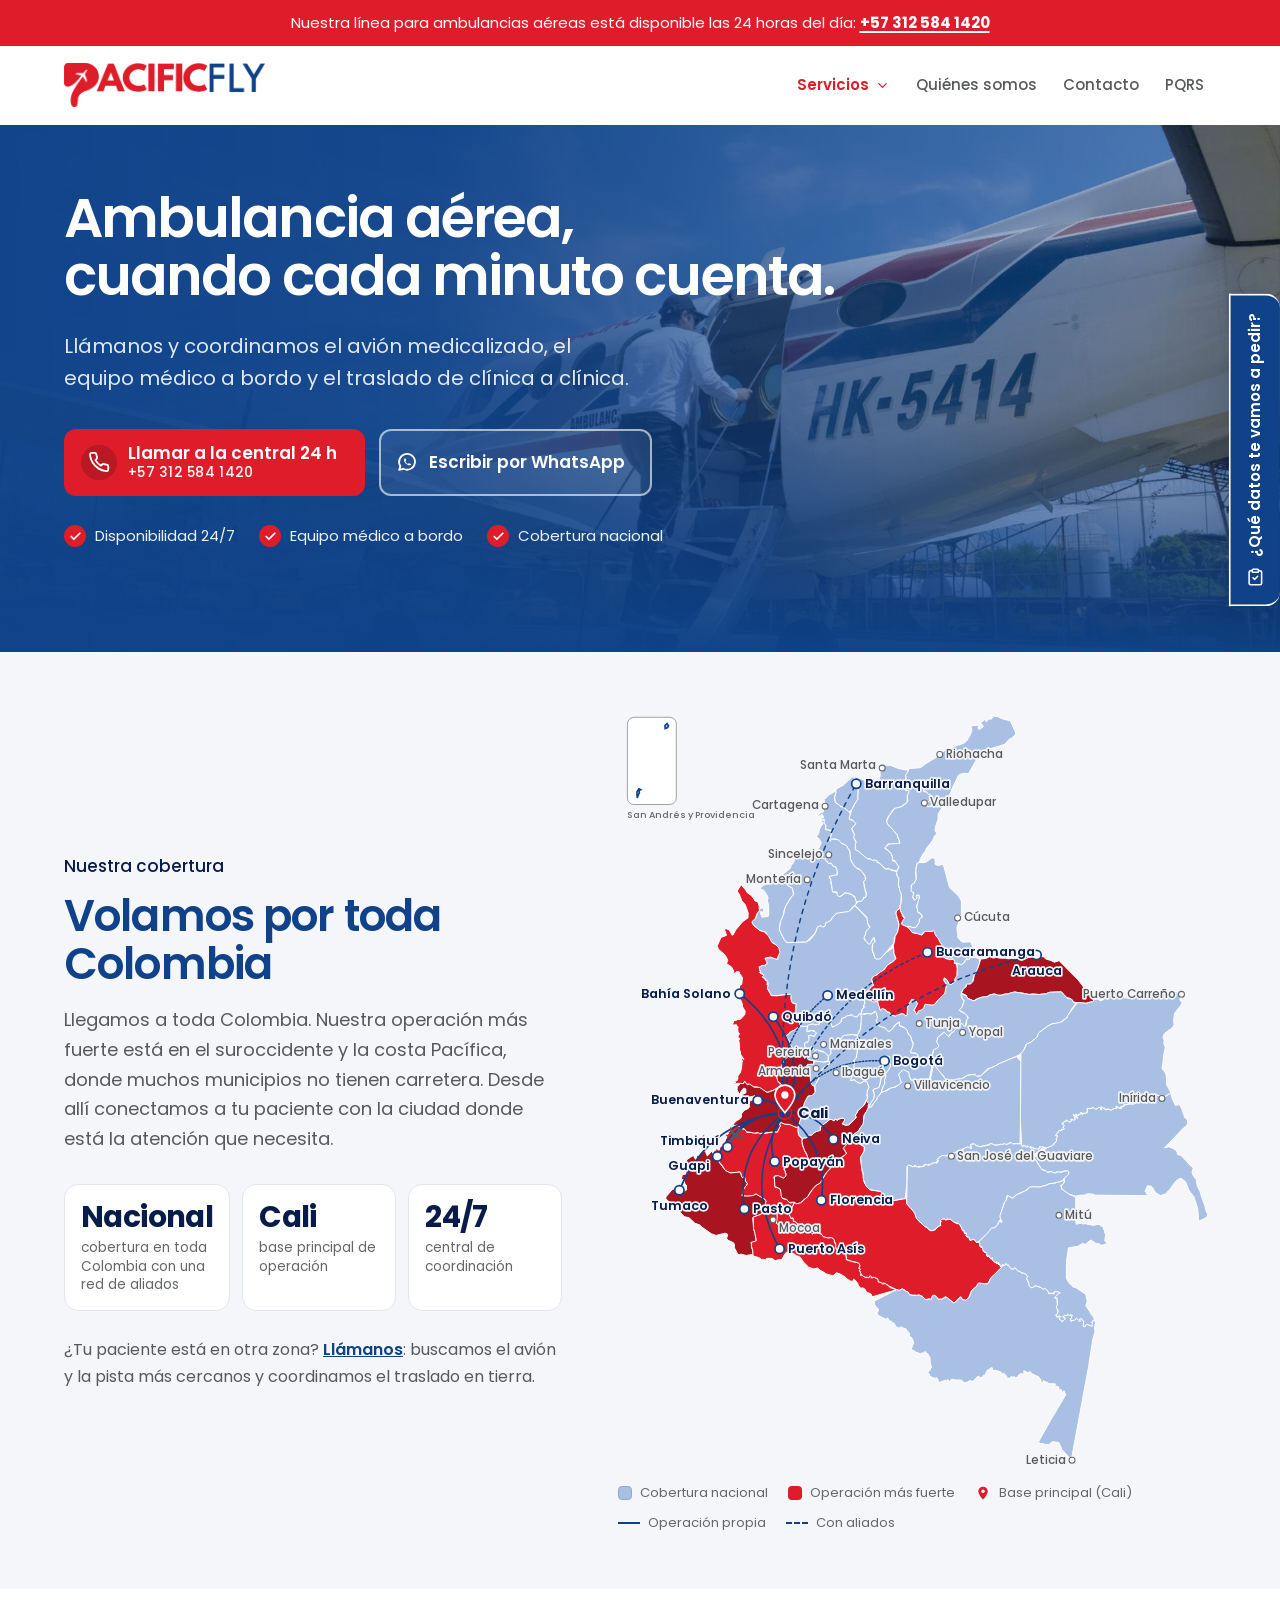
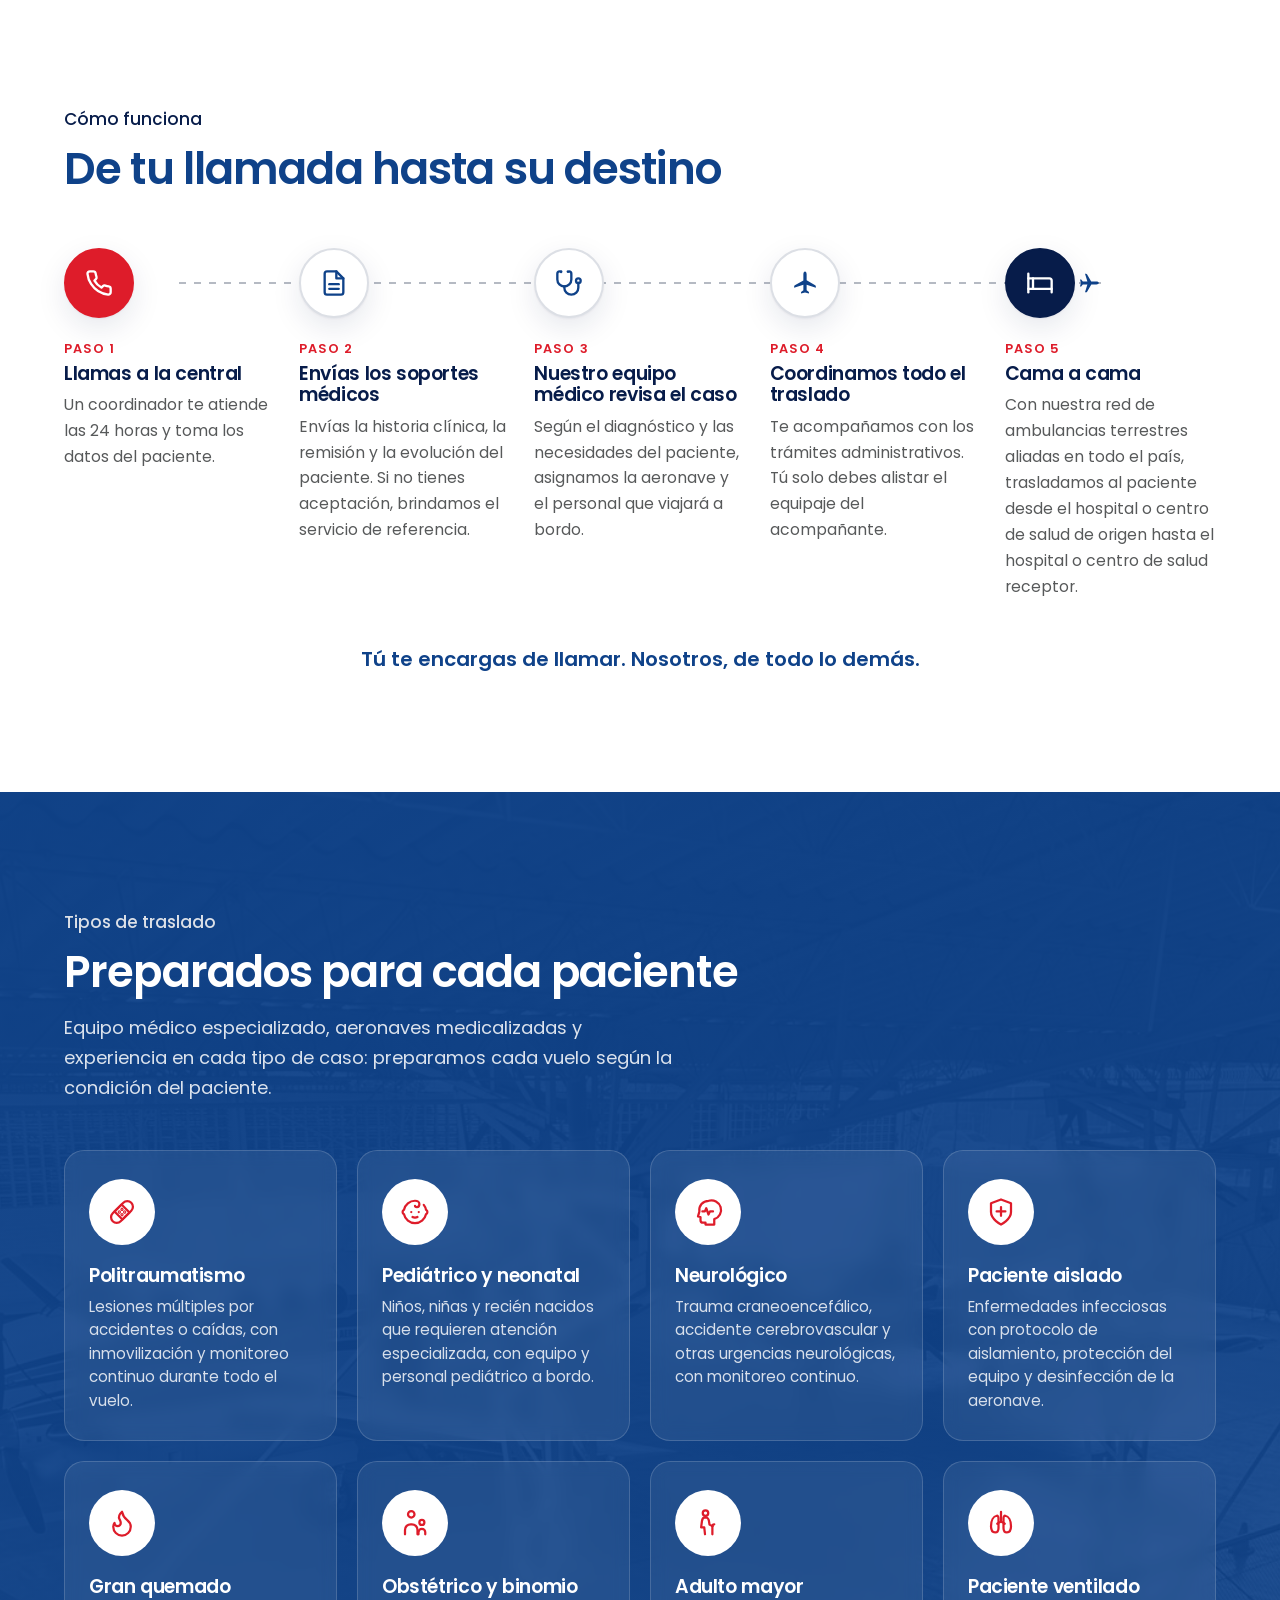
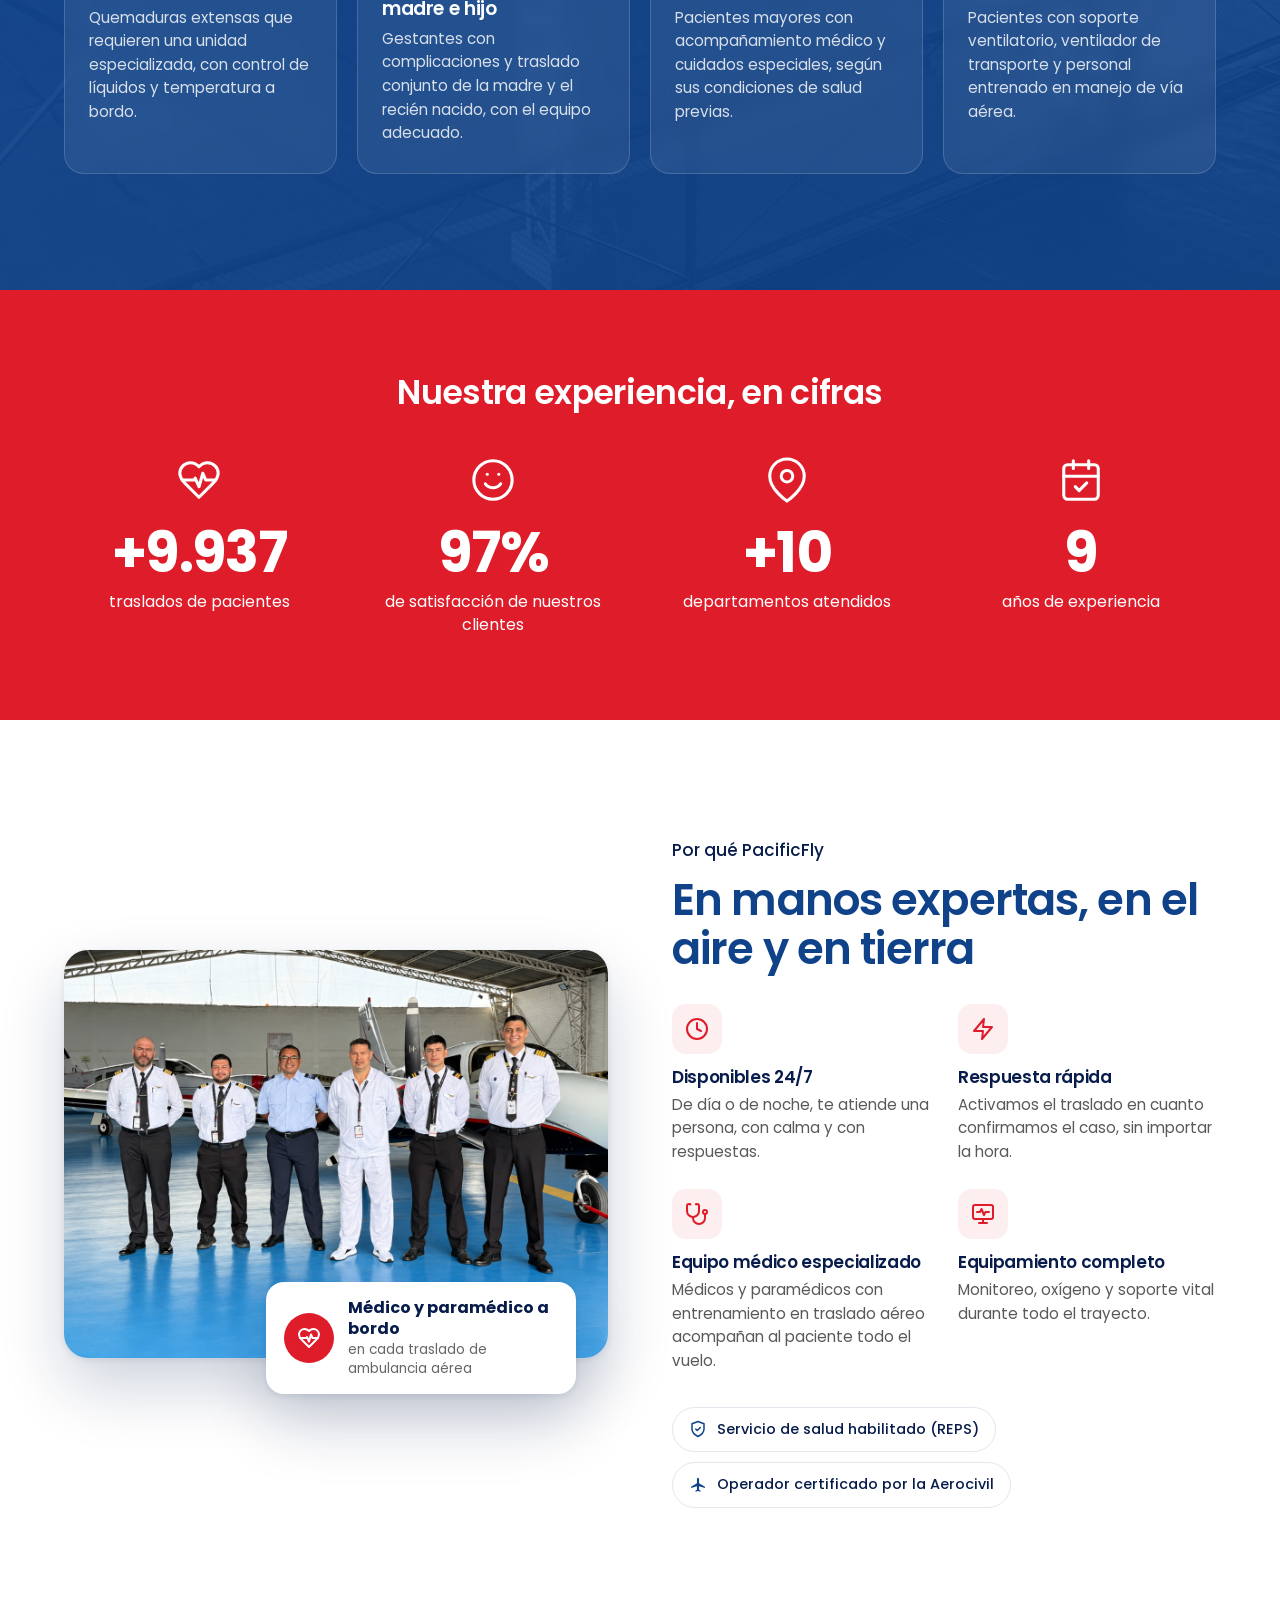
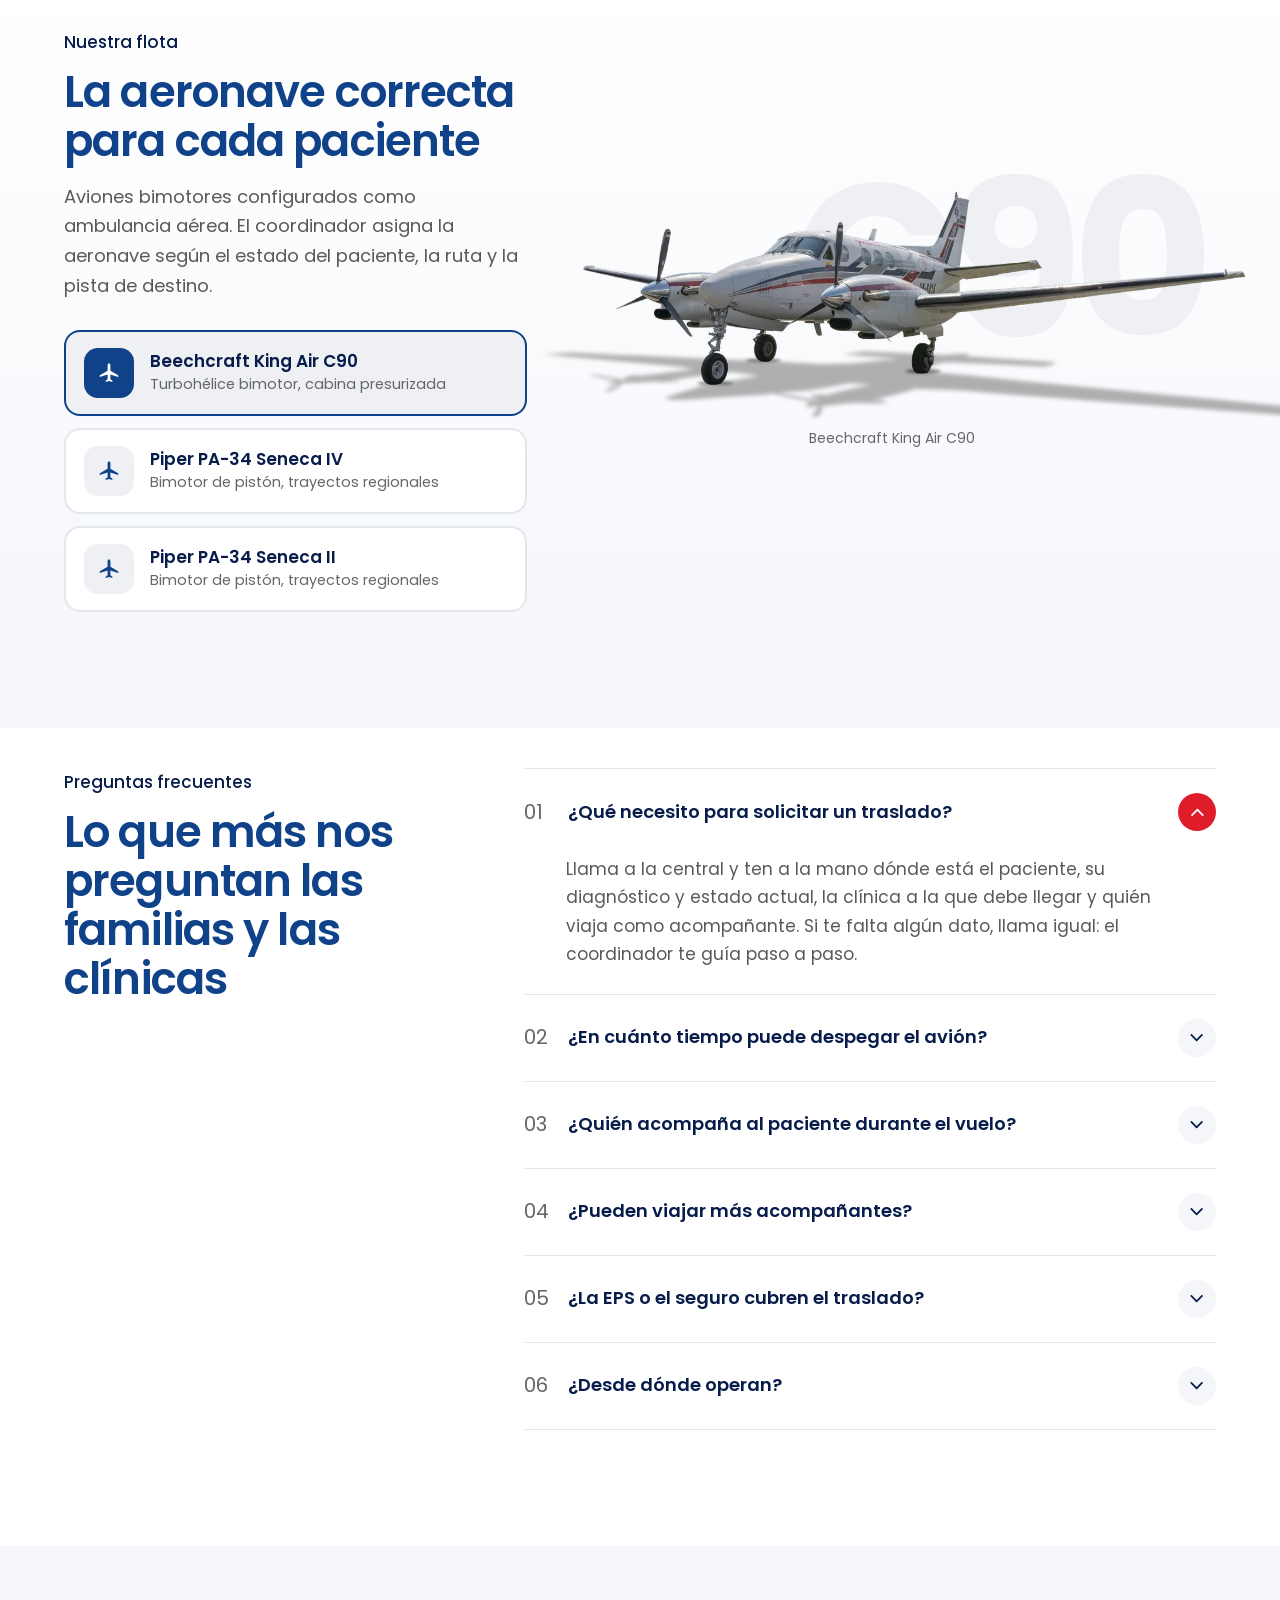
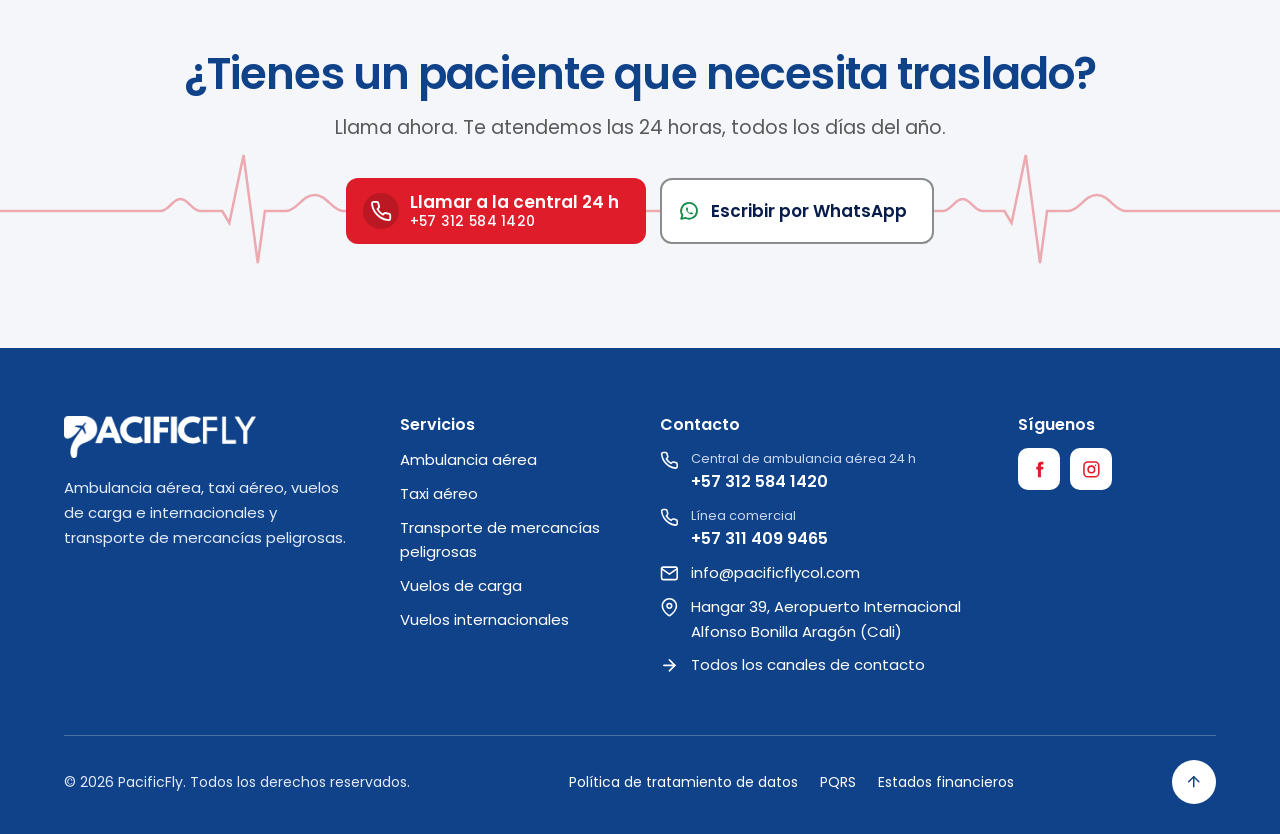
<file: index.html>
<!doctype html>
<html lang="es-CO">
<head>
<meta charset="utf-8">
<!-- Google Tag Manager -->
<script>(function(w,d,s,l,i){w[l]=w[l]||[];w[l].push({'gtm.start':
new Date().getTime(),event:'gtm.js'});var f=d.getElementsByTagName(s)[0],
j=d.createElement(s),dl=l!='dataLayer'?'&l='+l:'';j.async=true;j.src=
'https://www.googletagmanager.com/gtm.js?id='+i+dl;f.parentNode.insertBefore(j,f);
})(window,document,'script','dataLayer','GTM-M5Q6JZFH');</script>
<!-- End Google Tag Manager -->
<meta name="viewport" content="width=device-width, initial-scale=1, viewport-fit=cover">
<title>Ambulancia aérea 24 horas | PacificFly</title>
<meta name="description" content="Ambulancia aérea las 24 horas. Llama a la central y coordinamos el avión medicalizado, el equipo médico a bordo y el traslado de clínica a clínica.">
<meta name="theme-color" content="#0F4289">
<!-- SITIO, versión 7 (5 de octubre de 2026). Generado con _fuente/generar.py: no editar este archivo, editar _fuente/. -->
<link rel="stylesheet" href="assets/estilos.css">
<link rel="preload" as="image" href="assets/hero-abordaje.jpg">
<script>document.documentElement.classList.add('js')</script>
</head>
<body>
<!-- Google Tag Manager (noscript) -->
<noscript><iframe src="https://www.googletagmanager.com/ns.html?id=GTM-M5Q6JZFH"
height="0" width="0" style="display:none;visibility:hidden"></iframe></noscript>
<!-- End Google Tag Manager (noscript) -->
<script src="assets/iconos.js"></script>

<a class="saltar" href="#contenido">Saltar al contenido</a>

<div class="barra-urgencia" role="region" aria-label="Línea de ambulancias aéreas">
  <div class="contenedor barra-urgencia__in">
    <p><span class="largo">Nuestra línea para ambulancias aéreas está disponible las 24 horas del día: </span><span class="corto">Ambulancias aéreas 24 h: </span><a href="tel:+573125841420">+57 312 584 1420</a></p>
  </div>
</div>

<header class="cabecera">
  <div class="contenedor cabecera__in">
    <a class="logo" href="index.html" aria-label="PacificFly, inicio"><img src="assets/logo-pacificfly.png" alt="PacificFly" width="900" height="197"></a>
    <nav class="nav" aria-label="Principal">
      <div class="nav__grupo">
        <button class="nav__servicios nav__servicios--activo" type="button" aria-expanded="false" aria-controls="menu-servicios">Servicios<svg class="icono"><use href="#i-abajo"/></svg></button>
        <ul class="nav__desplegable" id="menu-servicios" hidden>
          <li><a href="index.html" aria-current="page">Ambulancia aérea</a></li>
          <li><a href="taxi-aereo.html">Taxi aéreo</a></li>
          <li><a href="mercancias-peligrosas.html">Mercancías peligrosas</a></li>
          <li><a href="vuelos-de-carga.html">Vuelos de carga</a></li>
          <li><a href="vuelos-internacionales.html">Vuelos internacionales</a></li>
        </ul>
      </div>
      <a href="index.html#nosotros">Quiénes somos</a>
      <a href="contacto.html">Contacto</a>
      <a href="pqrs.html">PQRS</a>
    </nav>
    <button class="menu-btn" type="button" aria-expanded="false" aria-controls="menu-movil" aria-label="Abrir menú"><svg class="icono"><use href="#i-menu"/></svg></button>
  </div>
  <div id="menu-movil" class="menu-movil" hidden>
    <nav class="contenedor" aria-label="Menú">
      <p class="menu-movil__titulo">Servicios</p>
      <a href="index.html" aria-current="page">Ambulancia aérea</a>
      <a href="taxi-aereo.html">Taxi aéreo</a>
      <a href="mercancias-peligrosas.html">Mercancías peligrosas</a>
      <a href="vuelos-de-carga.html">Vuelos de carga</a>
      <a href="vuelos-internacionales.html">Vuelos internacionales</a>
      <a href="index.html#nosotros">Quiénes somos</a>
      <a href="contacto.html">Contacto</a>
      <a href="pqrs.html">PQRS</a>
    </nav>
  </div>
</header>

<main id="contenido">

  <!-- 1. Hero: la acción es llamar -->
  <section class="hero oscuro" id="inicio" aria-labelledby="titulo-principal">
    <div class="hero__fondo" aria-hidden="true"></div>
    <div class="contenedor">
      <div class="hero__texto">
        <h1 id="titulo-principal">Ambulancia aérea,<br class="solo-escritorio"> cuando cada minuto cuenta.</h1>
        <p class="hero__lead">Llámanos y coordinamos el avión medicalizado, el equipo médico a bordo y el traslado de clínica a clínica.</p>
        <div class="hero__acciones">
          <a class="btn btn--llamar btn--xl" href="tel:+573125841420">
            <span class="timbre"><svg class="icono"><use href="#i-tel"/></svg></span>
            <span class="btn__txt"><span>Llamar a la central 24 h</span><small>+57 312 584 1420</small></span>
          </a>
          <a class="btn btn--wa btn--xl" href="https://wa.me/573125841420?text=Hola%2C%20necesito%20un%20traslado%20en%20ambulancia%20a%C3%A9rea." target="_blank" rel="noopener"><svg class="icono"><use href="#i-wa"/></svg>Escribir por WhatsApp</a>
        </div>
        <ul class="hero__garantias">
          <li><span class="check-circulo"><svg class="icono"><use href="#i-check"/></svg></span>Disponibilidad 24/7</li>
          <li><span class="check-circulo"><svg class="icono"><use href="#i-check"/></svg></span>Equipo médico a bordo</li>
          <li><span class="check-circulo"><svg class="icono"><use href="#i-check"/></svg></span>Cobertura nacional</li>
        </ul>
      </div>
    </div>
  </section>

  <!-- 3. Cobertura nacional -->
  <section class="seccion cobertura" id="cobertura" aria-labelledby="cobertura-titulo">
    <div class="contenedor cobertura__in">
      <div class="revelar">
        <p class="ceja">Nuestra cobertura</p>
        <h2 id="cobertura-titulo">Volamos por toda Colombia</h2>
        <p class="intro solo-web">Llegamos a toda Colombia. Nuestra operación más fuerte está en el suroccidente y la costa Pacífica, donde muchos municipios no tienen carretera. Desde allí conectamos a tu paciente con la ciudad donde está la atención que necesita.</p>
        <p class="intro solo-celular">Operamos en toda Colombia, con presencia estratégica en el suroccidente y la costa Pacífica. Conectamos territorios de difícil acceso con la atención médica que cada paciente necesita.</p>
        <p class="cobertura__zona" id="cobertura-zona" hidden></p>
        <dl class="cifras-mini solo-web">
          <div><dt>Nacional</dt><dd>cobertura en toda Colombia con una red de aliados</dd></div>
          <div><dt>Cali</dt><dd>base principal de operación</dd></div>
          <div><dt>24/7</dt><dd>central de coordinación</dd></div>
        </dl>
        <p class="cobertura__cta">¿Tu paciente está en otra zona? <a href="tel:+573125841420">Llámanos</a>: buscamos el avión y la pista más cercanos y coordinamos el traslado en tierra.</p>
      </div>
      <figure class="mapa" id="mapa">
        <svg id="mapa-svg" role="img" aria-labelledby="mapa-desc"><desc id="mapa-desc">Mapa de Colombia, con San Andrés y Providencia en un recuadro: cobertura en todo el país en azul claro, con las 32 capitales departamentales; en rojo los departamentos de operación más fuerte, la base principal en Cali, líneas sólidas hacia las ciudades de operación propia y líneas punteadas hacia las ciudades que se atienden con aliados.</desc></svg>
        <figcaption class="leyenda">
          <span><i class="muestra muestra--cobertura"></i>Cobertura nacional</span>
          <span><i class="muestra" style="background:var(--rojo)"></i>Operación más fuerte</span>
          <span><svg class="muestra--pin" viewBox="0 0 24 24" aria-hidden="true"><path d="M12 22s-7-7.2-7-12.5a7 7 0 0 1 14 0C19 14.8 12 22 12 22z"/><circle cx="12" cy="9.5" r="2.6" fill="#fff"/></svg>Base principal (Cali)</span>
          <span><i class="muestra muestra--linea"></i>Operación propia</span>
          <span><i class="muestra muestra--linea muestra--punteada"></i>Con aliados</span>
        </figcaption>
      </figure>
    </div>
  </section>

  <!-- 4. Cómo funciona: cinco pasos -->
  <section class="seccion" id="como-funciona" aria-labelledby="proceso-titulo">
    <div class="contenedor">
      <div class="revelar">
        <p class="ceja">Cómo funciona</p>
        <h2 id="proceso-titulo">De tu llamada hasta su destino</h2>
      </div>
      <div class="pasos revelar" style="--n:5">
        <div class="pasos__ruta" aria-hidden="true"><svg class="pasos__avion"><use href="#i-avion"/></svg></div>
        <div class="pasos__progreso" aria-hidden="true"></div>
        <ol class="pasos__lista">
          <li class="paso"><span class="paso__icono"><svg class="icono"><use href="#i-tel"/></svg></span><span class="paso__num">PASO 1</span><h3>Llamas a la central</h3><p>Un coordinador te atiende las 24 horas y toma los datos del paciente.</p></li>
          <li class="paso"><span class="paso__icono"><svg class="icono"><use href="#i-documento"/></svg></span><span class="paso__num">PASO 2</span><h3>Envías los soportes médicos</h3><p>Envías la historia clínica, la remisión y la evolución del paciente. Si no tienes aceptación, brindamos el servicio de referencia.</p></li>
          <li class="paso"><span class="paso__icono"><svg class="icono"><use href="#i-estetoscopio"/></svg></span><span class="paso__num">PASO 3</span><h3>Nuestro equipo médico revisa el caso</h3><p>Según el diagnóstico y las necesidades del paciente, asignamos la aeronave y el personal que viajará a bordo.</p></li>
          <li class="paso"><span class="paso__icono"><svg class="icono"><use href="#i-avion"/></svg></span><span class="paso__num">PASO 4</span><h3>Coordinamos todo el traslado</h3><p>Te acompañamos con los trámites administrativos. Tú solo debes alistar el equipaje del acompañante.</p></li>
          <li class="paso"><span class="paso__icono"><svg class="icono"><use href="#i-cama"/></svg></span><span class="paso__num">PASO 5</span><h3>Cama a cama</h3><p>Con nuestra red de ambulancias terrestres aliadas en todo el país, trasladamos al paciente desde el hospital o centro de salud de origen hasta el hospital o centro de salud receptor.</p></li>
        </ol>
      </div>
      <p class="pasos__cierre revelar">Tú te encargas de llamar. Nosotros, de todo lo demás.</p>
    </div>
  </section>

  <!-- 5. Tipos de traslado: ocho tarjetas; en celular, carrusel deslizable -->
  <section class="seccion tipos oscuro" id="tipos" aria-labelledby="tipos-titulo">
    <div class="tipos__fondo" aria-hidden="true"></div>
    <div class="contenedor">
      <div class="revelar">
        <p class="ceja ceja--clara">Tipos de traslado</p>
        <h2 id="tipos-titulo">Preparados para cada paciente</h2>
        <p class="intro">Equipo médico especializado, aeronaves medicalizadas y experiencia en cada tipo de caso: preparamos cada vuelo según la condición del paciente.</p>
      </div>
      <ul class="tipos__grid revelar" id="tipos-lista" aria-label="Tipos de traslado">
        <li class="tipo"><span class="tipo__icono"><svg class="icono"><use href="#i-curita"/></svg></span><h3>Politraumatismo</h3><p>Lesiones múltiples por accidentes o caídas, con inmovilización y monitoreo continuo durante todo el vuelo.</p></li>
        <li class="tipo"><span class="tipo__icono"><svg class="icono"><use href="#i-bebe"/></svg></span><h3>Pediátrico y neonatal</h3><p>Niños, niñas y recién nacidos que requieren atención especializada, con equipo y personal pediátrico a bordo.</p></li>
        <li class="tipo"><span class="tipo__icono"><svg class="icono"><use href="#i-cerebro"/></svg></span><h3>Neurológico</h3><p>Trauma craneoencefálico, accidente cerebrovascular y otras urgencias neurológicas, con monitoreo continuo.</p></li>
        <li class="tipo"><span class="tipo__icono"><svg class="icono"><use href="#i-aislado"/></svg></span><h3>Paciente aislado</h3><p>Enfermedades infecciosas con protocolo de aislamiento, protección del equipo y desinfección de la aeronave.</p></li>
        <li class="tipo"><span class="tipo__icono"><svg class="icono"><use href="#i-llama"/></svg></span><h3>Gran quemado</h3><p>Quemaduras extensas que requieren una unidad especializada, con control de líquidos y temperatura a bordo.</p></li>
        <li class="tipo"><span class="tipo__icono"><svg class="icono"><use href="#i-binomio"/></svg></span><h3>Obstétrico y binomio madre e hijo</h3><p>Gestantes con complicaciones y traslado conjunto de la madre y el recién nacido, con el equipo adecuado.</p></li>
        <li class="tipo"><span class="tipo__icono"><svg class="icono"><use href="#i-mayor"/></svg></span><h3>Adulto mayor</h3><p>Pacientes mayores con acompañamiento médico y cuidados especiales, según sus condiciones de salud previas.</p></li>
        <li class="tipo"><span class="tipo__icono"><svg class="icono"><use href="#i-pulmones"/></svg></span><h3>Paciente ventilado</h3><p>Pacientes con soporte ventilatorio, ventilador de transporte y personal entrenado en manejo de vía aérea.</p></li>
      </ul>
      <div class="tipos__controles"><button class="tipos__btn" type="button" data-dir="-1" aria-label="Ver el tipo anterior"><svg class="icono"><use href="#i-volver"/></svg></button><span class="tipos__contador" aria-live="polite">1 de 8</span><button class="tipos__btn" type="button" data-dir="1" aria-label="Ver el tipo siguiente"><svg class="icono"><use href="#i-flecha"/></svg></button></div>
    </div>
  </section>

  <!-- 6. Indicadores -->
  <section class="indicadores" aria-labelledby="indicadores-titulo">
    <div class="contenedor">
      <h2 id="indicadores-titulo">Nuestra experiencia, en cifras</h2>
      <ul class="indicadores__grid">
        <li class="indicador"><svg class="icono"><use href="#i-pulso"/></svg><strong data-contar="10000" data-prefijo="+">+10.000</strong><span>traslados de pacientes</span></li>
        <li class="indicador"><svg class="icono"><use href="#i-sonrisa"/></svg><strong data-contar="98" data-sufijo="%">98%</strong><span>de satisfacción de nuestros clientes</span></li>
        <li class="indicador"><svg class="icono"><use href="#i-pin"/></svg><strong data-contar="10" data-prefijo="+">+10</strong><span>departamentos atendidos</span></li>
        <li class="indicador"><svg class="icono"><use href="#i-calendario"/></svg><strong data-contar="9">9</strong><span>años de experiencia</span></li>
      </ul>
    </div>
  </section>

  <!-- 7. Por qué PacificFly: en escritorio, foto a la izquierda y promesas a la derecha; en celular se apila -->
  <section class="seccion" id="nosotros" aria-labelledby="porque-titulo">
    <div class="contenedor porque__in">
      <div class="porque__cabeza revelar">
        <p class="ceja">Por qué PacificFly</p>
        <h2 id="porque-titulo">En manos expertas, en el aire y en tierra</h2>
      </div>
      <figure class="porque__foto revelar">
        <img src="assets/tripulacion.jpg" alt="Tripulación de PacificFly con uniforme, en el hangar frente a una de las aeronaves" loading="lazy" width="1200" height="900">
        <figcaption class="porque__sello">
          <span class="icono-caja"><svg class="icono"><use href="#i-pulso"/></svg></span>
          <span class="sello__txt"><strong>Médico y paramédico a bordo</strong><span>en cada traslado de ambulancia aérea</span></span>
        </figcaption>
      </figure>
      <div class="porque__cuerpo revelar">
        <ul class="razones">
          <li class="razon"><span class="icono-caja"><svg class="icono"><use href="#i-reloj"/></svg></span><h3>Disponibles 24/7</h3><p>De día o de noche, te atiende una persona, con calma y con respuestas.</p></li>
          <li class="razon"><span class="icono-caja"><svg class="icono"><use href="#i-rayo"/></svg></span><h3>Respuesta rápida</h3><p>Activamos el traslado en cuanto confirmamos el caso, sin importar la hora.</p></li>
          <li class="razon"><span class="icono-caja"><svg class="icono"><use href="#i-estetoscopio"/></svg></span><h3>Equipo médico especializado</h3><p>Médicos y paramédicos con entrenamiento en traslado aéreo acompañan al paciente todo el vuelo.</p></li>
          <li class="razon"><span class="icono-caja"><svg class="icono"><use href="#i-monitor"/></svg></span><h3>Equipamiento completo</h3><p>Monitoreo, oxígeno y soporte vital durante todo el trayecto.</p></li>
        </ul>
        <ul class="credenciales">
          <li><svg class="icono"><use href="#i-escudo"/></svg>Servicio de salud habilitado (REPS)</li>
          <li><svg class="icono"><use href="#i-avion"/></svg>Operador certificado por la Aerocivil</li>
        </ul>
      </div>
    </div>
  </section>

  <!-- 8. Flota: la imagen cambia con el avión seleccionado -->
  <section class="seccion flota" id="flota" aria-labelledby="flota-titulo">
    <div class="contenedor flota__in">
      <div class="revelar">
        <p class="ceja">Nuestra flota</p>
        <h2 id="flota-titulo">La aeronave correcta para cada paciente</h2>
        <p class="intro">Aviones bimotores configurados como ambulancia aérea. El coordinador asigna la aeronave según el estado del paciente, la ruta y la pista de destino.</p>
        <div class="flota__lista" role="tablist" aria-label="Aeronaves de la flota">
          <button class="flota__tab" type="button" role="tab" id="tab-c90" aria-selected="true" aria-controls="flota-panel" data-imagen="assets/king-air-c90.webp" data-alt="Beechcraft King Air C90 de PacificFly en plataforma" data-marca="C90" data-nombre="Beechcraft King Air C90"><span class="icono-caja"><svg class="icono"><use href="#i-avion"/></svg></span><span><strong>Beechcraft King Air C90</strong><small>Turbohélice bimotor, cabina presurizada</small></span></button>
          <button class="flota__tab" type="button" role="tab" id="tab-seneca4" aria-selected="false" tabindex="-1" aria-controls="flota-panel" data-imagen="assets/seneca-iv.webp" data-alt="Piper PA-34 Seneca IV de PacificFly en plataforma" data-marca="IV" data-nombre="Piper PA-34 Seneca IV"><span class="icono-caja"><svg class="icono"><use href="#i-avion"/></svg></span><span><strong>Piper PA-34 Seneca IV</strong><small>Bimotor de pistón, trayectos regionales</small></span></button>
          <button class="flota__tab" type="button" role="tab" id="tab-seneca2" aria-selected="false" tabindex="-1" aria-controls="flota-panel" data-imagen="assets/seneca-ii.jpg" data-estudio="si" data-alt="Piper PA-34 Seneca II de PacificFly, matrícula HK-5011" data-marca="II" data-nombre="Piper PA-34 Seneca II"><span class="icono-caja"><svg class="icono"><use href="#i-avion"/></svg></span><span><strong>Piper PA-34 Seneca II</strong><small>Bimotor de pistón, trayectos regionales</small></span></button>
        </div>
      </div>
      <figure class="flota__img revelar" id="flota-panel" role="tabpanel" aria-labelledby="tab-c90" data-marca="C90">
        <img class="flota__foto" id="flota-foto" src="assets/king-air-c90.webp" alt="Beechcraft King Air C90 de PacificFly en plataforma" loading="lazy" width="1300" height="391">
        <div class="flota__pendiente" id="flota-pendiente" hidden><svg class="icono"><use href="#i-avion"/></svg><p>Foto pendiente<strong id="flota-pendiente-nombre"></strong></p></div>
        <figcaption id="flota-pie">Beechcraft King Air C90</figcaption>
      </figure>
    </div>
  </section>

  <!-- 9. Preguntas frecuentes -->
  <section class="seccion" id="preguntas" aria-labelledby="faq-titulo" style="padding-top:40px">
    <div class="contenedor faq__in">
      <div class="faq__intro revelar">
        <p class="ceja">Preguntas frecuentes</p>
        <h2 id="faq-titulo">Lo que más nos preguntan las familias y las clínicas</h2>
      </div>
      <div class="acordeon revelar">
        <div class="acordeon__item"><h3><button class="acordeon__btn" type="button" aria-expanded="true" aria-controls="r1" id="p1"><span class="acordeon__num">01</span><span class="acordeon__txt">¿Qué necesito para solicitar un traslado?</span><span class="acordeon__flecha"><svg class="icono"><use href="#i-abajo"/></svg></span></button></h3>
          <div class="acordeon__panel" id="r1" role="region" aria-labelledby="p1"><p>Llama a la central y ten a la mano dónde está el paciente, su diagnóstico y estado actual, la clínica a la que debe llegar y quién viaja como acompañante. Si te falta algún dato, llama igual: el coordinador te guía paso a paso.</p></div></div>
        <div class="acordeon__item"><h3><button class="acordeon__btn" type="button" aria-expanded="false" aria-controls="r2" id="p2"><span class="acordeon__num">02</span><span class="acordeon__txt">¿En cuánto tiempo puede despegar el avión?</span><span class="acordeon__flecha"><svg class="icono"><use href="#i-abajo"/></svg></span></button></h3>
          <div class="acordeon__panel" id="r2" role="region" aria-labelledby="p2" hidden><p>Depende de la ruta, del estado del paciente y de las condiciones de vuelo y de la pista. Cuando llamas, el coordinador revisa tu caso y te da un tiempo estimado concreto.</p></div></div>
        <div class="acordeon__item"><h3><button class="acordeon__btn" type="button" aria-expanded="false" aria-controls="r3" id="p3"><span class="acordeon__num">03</span><span class="acordeon__txt">¿Quién acompaña al paciente durante el vuelo?</span><span class="acordeon__flecha"><svg class="icono"><use href="#i-abajo"/></svg></span></button></h3>
          <div class="acordeon__panel" id="r3" role="region" aria-labelledby="p3" hidden><p>El paciente siempre viaja con un familiar o un acompañante responsable. A bordo lo atiende además un equipo médico con entrenamiento en traslado aéreo, que lo monitorea desde la clínica de origen hasta la de destino.</p></div></div>
        <div class="acordeon__item"><h3><button class="acordeon__btn" type="button" aria-expanded="false" aria-controls="r4" id="p4"><span class="acordeon__num">04</span><span class="acordeon__txt">¿Pueden viajar más acompañantes?</span><span class="acordeon__flecha"><svg class="icono"><use href="#i-abajo"/></svg></span></button></h3>
          <div class="acordeon__panel" id="r4" role="region" aria-labelledby="p4" hidden><p>Un acompañante viaja siempre. Si pueden ir más personas depende de la aeronave y del estado del paciente; el coordinador te lo confirma al organizar el vuelo.</p></div></div>
        <div class="acordeon__item"><h3><button class="acordeon__btn" type="button" aria-expanded="false" aria-controls="r5" id="p5"><span class="acordeon__num">05</span><span class="acordeon__txt">¿La EPS o el seguro cubren el traslado?</span><span class="acordeon__flecha"><svg class="icono"><use href="#i-abajo"/></svg></span></button></h3>
          <div class="acordeon__panel" id="r5" role="region" aria-labelledby="p5" hidden><p>Depende del plan y de la autorización de la EPS o de la aseguradora. Atendemos traslados autorizados por EPS y aseguradoras, y también traslados particulares. El coordinador te orienta sobre el trámite.</p></div></div>
        <div class="acordeon__item"><h3><button class="acordeon__btn" type="button" aria-expanded="false" aria-controls="r6" id="p6"><span class="acordeon__num">06</span><span class="acordeon__txt">¿Desde dónde operan?</span><span class="acordeon__flecha"><svg class="icono"><use href="#i-abajo"/></svg></span></button></h3>
          <div class="acordeon__panel" id="r6" role="region" aria-labelledby="p6" hidden><p>Nuestra base principal está en el hangar 39 del Aeropuerto Internacional Alfonso Bonilla Aragón, que sirve a Cali, y volamos a toda Colombia.</p></div></div>
      </div>
    </div>
  </section>

  <!-- 10. Llamado final -->
  <section class="final" aria-labelledby="final-titulo">
    <div class="contenedor revelar">
      <h2 id="final-titulo">¿Tienes un paciente que necesita traslado?</h2>
      <p>Llama ahora. Te atendemos las 24 horas, todos los días del año.</p>
      <div class="final__acciones">
        <svg class="final__linea" viewBox="0 0 1440 120" preserveAspectRatio="none" aria-hidden="true" focusable="false"><path d="M0 60 H180 C190 60 194 48 203 48 C212 48 216 60 226 60 H242 L250 60 L258 72 L274 4 L290 112 L298 60 H322 C334 60 340 44 354 44 C368 44 374 60 386 60 H1060 C1070 60 1074 48 1083 48 C1092 48 1096 60 1106 60 H1122 L1130 60 L1138 72 L1154 4 L1170 112 L1178 60 H1202 C1214 60 1220 44 1234 44 C1248 44 1254 60 1266 60 H1440" fill="none" stroke="#DE1C2A" stroke-width="2.5" vector-effect="non-scaling-stroke"/></svg>
        <a class="btn btn--llamar btn--xl" href="tel:+573125841420"><span class="timbre"><svg class="icono"><use href="#i-tel"/></svg></span><span class="btn__txt"><span>Llamar a la central 24 h</span><small>+57 312 584 1420</small></span></a>
        <a class="btn btn--wa-claro btn--xl" href="https://wa.me/573125841420?text=Hola%2C%20necesito%20un%20traslado%20en%20ambulancia%20a%C3%A9rea." target="_blank" rel="noopener"><svg class="icono"><use href="#i-wa"/></svg>Escribir por WhatsApp</a>
      </div>
    </div>
  </section>
</main>

<footer class="pie">
  <div class="contenedor">
    <div class="pie__grid">
      <div class="pie__marca">
        <img src="assets/logo-pacificfly-blanco.png" alt="PacificFly" width="900" height="197" loading="lazy">
        <p>Ambulancia aérea, taxi aéreo, vuelos de carga e internacionales y transporte de mercancías peligrosas.</p>
      </div>
      <div>
        <h2>Servicios</h2>
        <ul>
          <li><a href="index.html">Ambulancia aérea</a></li>
          <li><a href="taxi-aereo.html">Taxi aéreo</a></li>
          <li><a href="mercancias-peligrosas.html">Transporte de mercancías peligrosas</a></li>
          <li><a href="vuelos-de-carga.html">Vuelos de carga</a></li>
          <li><a href="vuelos-internacionales.html">Vuelos internacionales</a></li>
        </ul>
      </div>
      <div>
        <h2>Contacto</h2>
        <ul class="pie__contacto">
          <li><svg class="icono"><use href="#i-tel"/></svg><span><span class="pie__etq">Central de ambulancia aérea 24 h</span><a class="pie__tel" href="tel:+573125841420">+57 312 584 1420</a></span></li>
          <li><svg class="icono"><use href="#i-tel"/></svg><span><span class="pie__etq">Línea comercial</span><a class="pie__tel" href="tel:+573114099465">+57 311 409 9465</a></span></li>
          <li><svg class="icono"><use href="#i-correo"/></svg><a href="mailto:info@pacificflycol.com">info@pacificflycol.com</a></li>
          <li><svg class="icono"><use href="#i-pin"/></svg><span>Hangar 39, Aeropuerto Internacional Alfonso Bonilla Aragón (Cali)</span></li>
          <li><svg class="icono"><use href="#i-flecha"/></svg><a href="contacto.html">Todos los canales de contacto</a></li>
        </ul>
      </div>
      <div>
        <h2>Síguenos</h2>
        <div class="redes">
          <a href="#" aria-label="PacificFly en Facebook"><svg class="icono"><use href="#i-fb"/></svg></a>
          <a href="#" aria-label="PacificFly en Instagram"><svg class="icono"><use href="#i-ig"/></svg></a>
        </div>
      </div>
    </div>
    <div class="pie__base">
      <p>© <span id="anio">2026</span> PacificFly. Todos los derechos reservados.</p>
      <nav class="pie__legal" aria-label="Información legal">
        <a href="politica-de-datos.html">Política de tratamiento de datos</a>
        <a href="pqrs.html">PQRS</a>
        <a href="#">Estados financieros</a>
      </nav>
      <a class="subir" href="#inicio" aria-label="Volver arriba"><svg class="icono"><use href="#i-arriba"/></svg></a>
    </div>
  </div>
</footer>

<!-- Widget lateral: lo que conviene tener a la mano, se muestra u oculta a pedido -->
<aside class="ayuda" aria-label="Qué datos te vamos a pedir">
  <button class="ayuda__boton" type="button" aria-expanded="false" aria-controls="ayuda-panel"><svg class="icono"><use href="#i-lista"/></svg><span>¿Qué datos te vamos a pedir?</span></button>
  <div class="ayuda__panel" id="ayuda-panel" hidden>
    <div class="ayuda__cabeza">
      <h2 id="ayuda-titulo" tabindex="-1">Mientras marcas, ten a la mano:</h2>
      <button class="ayuda__cerrar" type="button" aria-label="Ocultar la lista"><svg class="icono"><use href="#i-cerrar"/></svg></button>
    </div>
    <p class="ayuda__sub">Datos necesarios para el proceso de referencia</p>
    <ul class="checklist">
      <li><svg class="icono"><use href="#i-check"/></svg><span><strong>Ubicación del paciente:</strong> ciudad y nombre de la clínica o del hospital.</span></li>
      <li><svg class="icono"><use href="#i-check"/></svg><span><strong>Estado del paciente:</strong> diagnóstico, condición actual y uso de oxígeno, ventilador o incubadora.</span></li>
      <li><svg class="icono"><use href="#i-check"/></svg><span><strong>Historia clínica:</strong> documento actualizado del paciente.</span></li>
      <li><svg class="icono"><use href="#i-check"/></svg><span><strong>Destino del paciente:</strong> ciudad y clínica receptora, confirmación de aceptación y código correspondiente.</span></li>
      <li><svg class="icono"><use href="#i-check"/></svg><span><strong>Documentos:</strong> identificación y datos de la EPS o aseguradora del paciente, además de la documentación del acompañante.</span></li>
    </ul>
    <p class="tener__nota">¿Te falta algún dato? Llama de todos modos. Nuestro equipo de referencia te orientará durante el proceso.</p>
  </div>
</aside>

<nav class="barra-movil" aria-label="Contacto rápido">
  <a class="btn btn--llamar" href="tel:+573125841420"><svg class="icono"><use href="#i-tel"/></svg>Llamar 24 h</a>
  <a class="btn btn--wa-claro" href="https://wa.me/573125841420?text=Hola%2C%20necesito%20un%20traslado%20en%20ambulancia%20a%C3%A9rea." target="_blank" rel="noopener"><svg class="icono"><use href="#i-wa"/></svg>WhatsApp</a>
</nav>

<script src="assets/mapa-colombia.js"></script>
<script src="assets/app.js"></script>
</body>
</html>
</file>
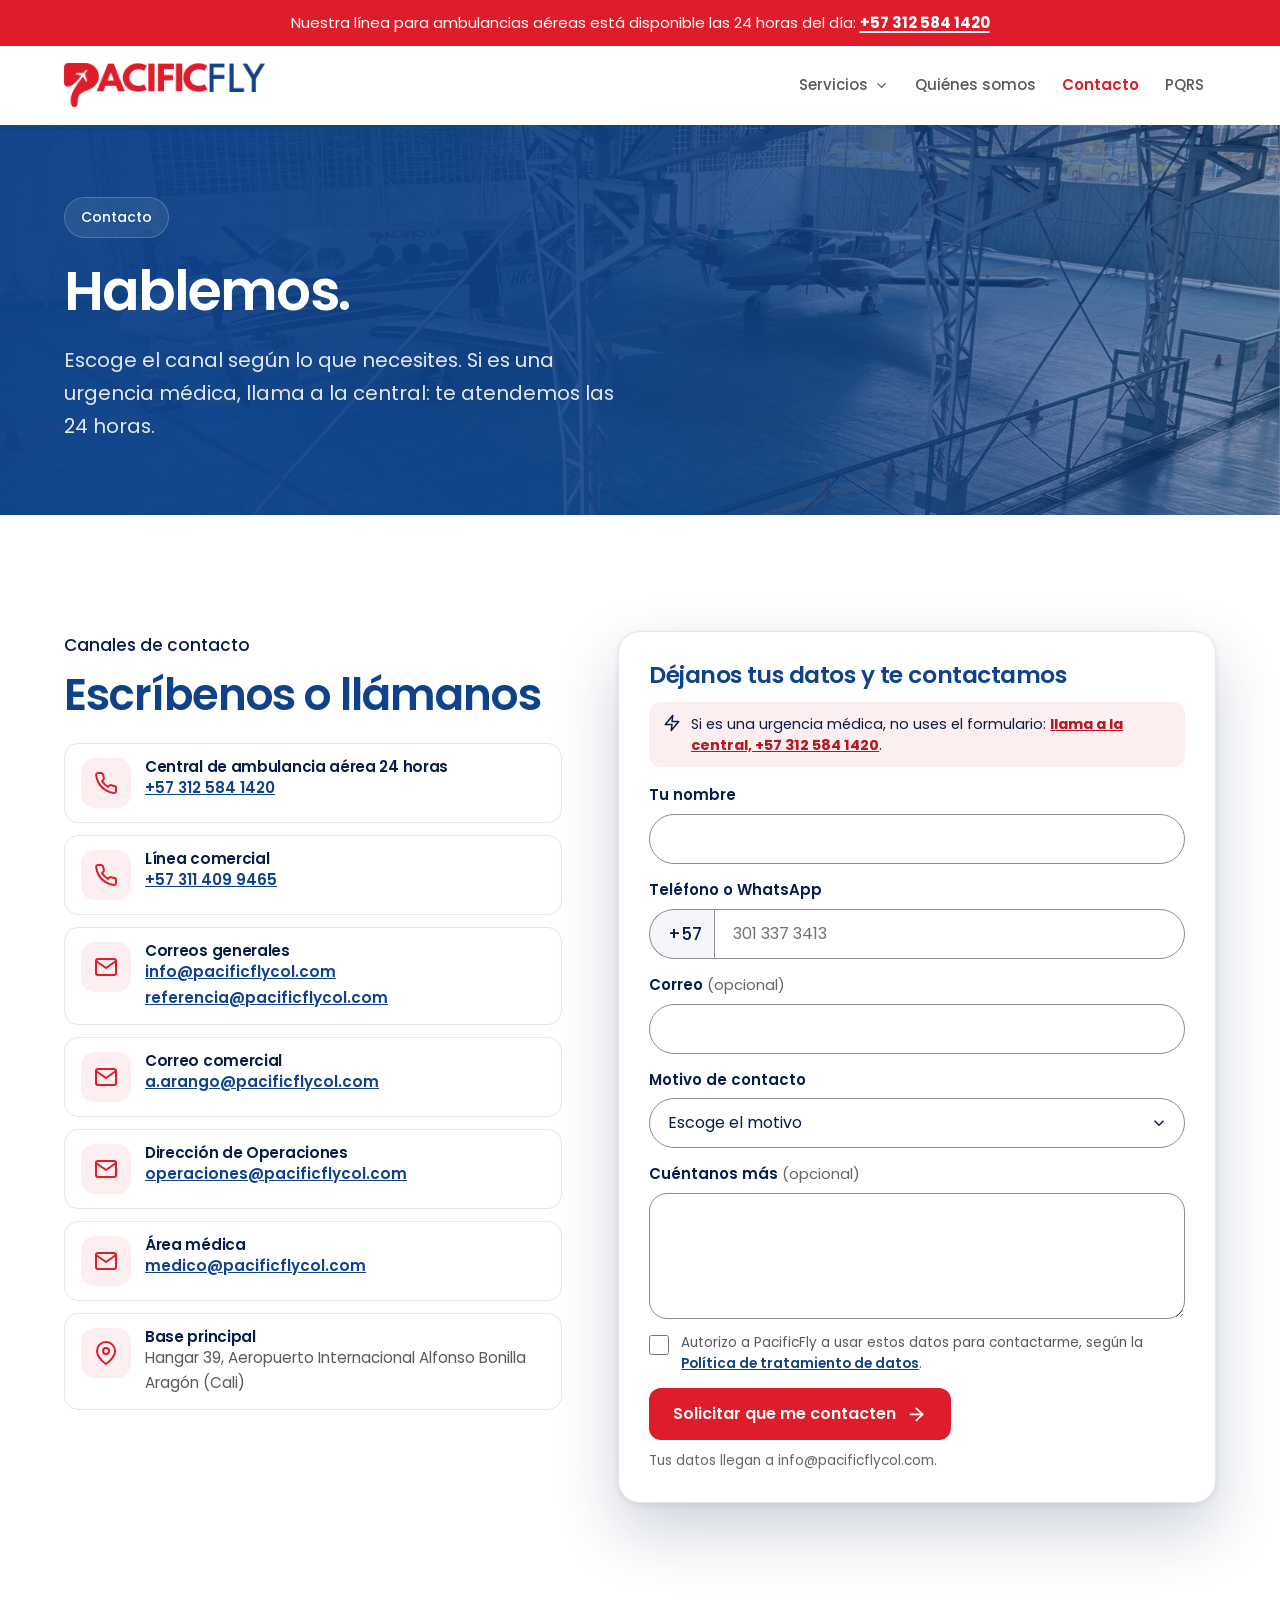
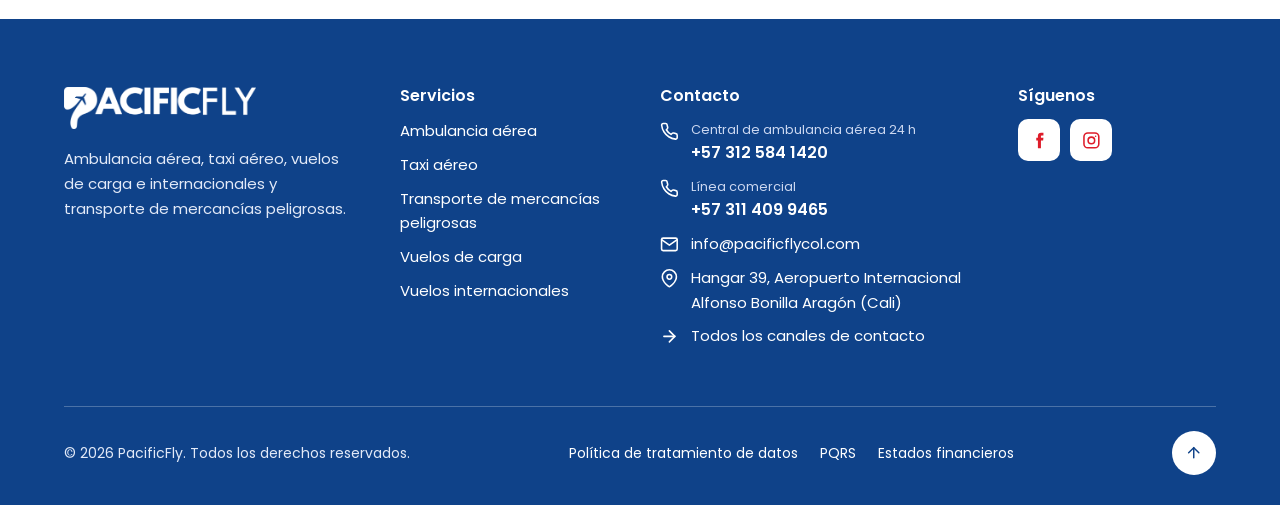
<file: contacto.html>
<!doctype html>
<html lang="es-CO">
<head>
<meta charset="utf-8">
<!-- Google Tag Manager -->
<script>(function(w,d,s,l,i){w[l]=w[l]||[];w[l].push({'gtm.start':
new Date().getTime(),event:'gtm.js'});var f=d.getElementsByTagName(s)[0],
j=d.createElement(s),dl=l!='dataLayer'?'&l='+l:'';j.async=true;j.src=
'https://www.googletagmanager.com/gtm.js?id='+i+dl;f.parentNode.insertBefore(j,f);
})(window,document,'script','dataLayer','GTM-M5Q6JZFH');</script>
<!-- End Google Tag Manager -->
<meta name="viewport" content="width=device-width, initiaAl-scale=1, viewport-fit=cover">
<title>Contacto | PacificFly</title>
<meta name="description" content="Canales de contacto de PacificFly: central de ambulancia aérea 24 horas, línea comercial, correos por área y formulario para que te contactemos.">
<meta name="theme-color" content="#0F4289">
<!-- SITIO, versión 7 (5 de octubre de 2026). Generado con _fuente/generar.py: no editar este archivo, editar _fuente/. -->
<link rel="stylesheet" href="assets/estilos.css">
<script>document.documentElement.classList.add('js')</script>
</head>
<body>
<!-- Google Tag Manager (noscript) -->
<noscript><iframe src="https://www.googletagmanager.com/ns.html?id=GTM-M5Q6JZFH"
height="0" width="0" style="display:none;visibility:hidden"></iframe></noscript>
<!-- End Google Tag Manager (noscript) -->
<script src="assets/iconos.js"></script>

<a class="saltar" href="#contenido">Saltar al contenido</a>

<div class="barra-urgencia" role="region" aria-label="Línea de ambulancias aéreas">
  <div class="contenedor barra-urgencia__in">
    <p><span class="largo">Nuestra línea para ambulancias aéreas está disponible las 24 horas del día: </span><span class="corto">Ambulancias aéreas 24 h: </span><a href="tel:+573125841420">+57 312 584 1420</a></p>
  </div>
</div>

<header class="cabecera">
  <div class="contenedor cabecera__in">
    <a class="logo" href="index.html" aria-label="PacificFly, inicio"><img src="assets/logo-pacificfly.png" alt="PacificFly" width="900" height="197"></a>
    <nav class="nav" aria-label="Principal">
      <div class="nav__grupo">
        <button class="nav__servicios" type="button" aria-expanded="false" aria-controls="menu-servicios">Servicios<svg class="icono"><use href="#i-abajo"/></svg></button>
        <ul class="nav__desplegable" id="menu-servicios" hidden>
          <li><a href="index.html">Ambulancia aérea</a></li>
          <li><a href="taxi-aereo.html">Taxi aéreo</a></li>
          <li><a href="mercancias-peligrosas.html">Mercancías peligrosas</a></li>
          <li><a href="vuelos-de-carga.html">Vuelos de carga</a></li>
          <li><a href="vuelos-internacionales.html">Vuelos internacionales</a></li>
        </ul>
      </div>
      <a href="index.html#nosotros">Quiénes somos</a>
      <a href="contacto.html" aria-current="page">Contacto</a>
      <a href="pqrs.html">PQRS</a>
    </nav>
    <button class="menu-btn" type="button" aria-expanded="false" aria-controls="menu-movil" aria-label="Abrir menú"><svg class="icono"><use href="#i-menu"/></svg></button>
  </div>
  <div id="menu-movil" class="menu-movil" hidden>
    <nav class="contenedor" aria-label="Menú">
      <p class="menu-movil__titulo">Servicios</p>
      <a href="index.html">Ambulancia aérea</a>
      <a href="taxi-aereo.html">Taxi aéreo</a>
      <a href="mercancias-peligrosas.html">Mercancías peligrosas</a>
      <a href="vuelos-de-carga.html">Vuelos de carga</a>
      <a href="vuelos-internacionales.html">Vuelos internacionales</a>
      <a href="index.html#nosotros">Quiénes somos</a>
      <a href="contacto.html" aria-current="page">Contacto</a>
      <a href="pqrs.html">PQRS</a>
    </nav>
  </div>
</header>

<main id="contenido">

  <section class="hero hero--servicio hero--corto oscuro" id="inicio" aria-labelledby="titulo-contacto">
    <div class="hero__fondo" aria-hidden="true"></div>
    <div class="contenedor">
      <div class="hero__texto">
        <p class="chip-vivo">Contacto</p>
        <h1 id="titulo-contacto">Hablemos.</h1>
        <p class="hero__lead">Escoge el canal según lo que necesites. Si es una urgencia médica, llama a la central: te atendemos las 24 horas.</p>
      </div>
    </div>
  </section>

  <section class="seccion contacto" aria-label="Canales y formulario de contacto">
    <div class="contenedor contacto__in">
      <div class="revelar">
        <p class="ceja">Canales de contacto</p>
        <h2>Escríbenos o llámanos</h2>
        <ul class="canales">
          <li class="canal"><span class="icono-caja"><svg class="icono"><use href="#i-tel"/></svg></span><div><h3>Central de ambulancia aérea 24 horas</h3><p><a href="tel:+573125841420">+57 312 584 1420</a></p></div></li>
          <li class="canal"><span class="icono-caja"><svg class="icono"><use href="#i-tel"/></svg></span><div><h3>Línea comercial</h3><p><a href="tel:+573114099465">+57 311 409 9465</a></p></div></li>
          <li class="canal"><span class="icono-caja"><svg class="icono"><use href="#i-correo"/></svg></span><div><h3>Correos generales</h3><p><a href="mailto:info@pacificflycol.com">info@pacificflycol.com</a></p><p><a href="mailto:referencia@pacificflycol.com">referencia@pacificflycol.com</a></p></div></li>
          <li class="canal"><span class="icono-caja"><svg class="icono"><use href="#i-correo"/></svg></span><div><h3>Correo comercial</h3><p><a href="mailto:a.arango@pacificflycol.com">a.arango@pacificflycol.com</a></p></div></li>
          <li class="canal"><span class="icono-caja"><svg class="icono"><use href="#i-correo"/></svg></span><div><h3>Dirección de Operaciones</h3><p><a href="mailto:operaciones@pacificflycol.com">operaciones@pacificflycol.com</a></p></div></li>
          <li class="canal"><span class="icono-caja"><svg class="icono"><use href="#i-correo"/></svg></span><div><h3>Área médica</h3><p><a href="mailto:medico@pacificflycol.com">medico@pacificflycol.com</a></p></div></li>
          <li class="canal"><span class="icono-caja"><svg class="icono"><use href="#i-pin"/></svg></span><div><h3>Base principal</h3><p>Hangar 39, Aeropuerto Internacional Alfonso Bonilla Aragón (Cali)</p></div></li>
        </ul>
      </div>
      <div class="contacto__form revelar">
        <h2 id="form-titulo">Déjanos tus datos y te contactamos</h2>
        <p class="form__aviso"><svg class="icono"><use href="#i-rayo"/></svg><span>Si es una urgencia médica, no uses el formulario: <a href="tel:+573125841420">llama a la central, +57 312 584 1420</a>.</span></p>
        <form id="form-contacto" action="https://api.web3forms.com/submit" method="POST" data-envio="https://api.web3forms.com/submit" novalidate aria-labelledby="form-titulo">
          <input type="hidden" name="access_key" value="e7ddcd82-438e-41df-bc5b-dee7cd187b42">
          <input type="hidden" name="subject" value="Contacto desde la página web">
          <input type="hidden" name="redirect" value="https://www.pacificflycol.com/contacto.html">
          <input type="checkbox" name="botcheck" class="sr-only" tabindex="-1" autocomplete="off" aria-hidden="true" style="display:none">
          <div class="formulario">
              <div class="campo">
                <label for="c-nombre">Tu nombre</label>
                <input class="control" id="c-nombre" name="Nombre" autocomplete="name" aria-describedby="c-nombre-error">
                <p class="error" id="c-nombre-error" hidden><svg class="icono"><use href="#i-alerta"/></svg><span></span></p>
              </div>
              <div class="campo">
                <label for="c-telefono">Teléfono o WhatsApp</label>
                <div class="tel"><span class="tel__prefijo" aria-hidden="true">+57</span><input class="control" id="c-telefono" name="Teléfono" type="tel" inputmode="tel" autocomplete="tel-national" placeholder="301 337 3413" aria-describedby="c-telefono-error"></div>
                <p class="error" id="c-telefono-error" hidden><svg class="icono"><use href="#i-alerta"/></svg><span></span></p>
              </div>
              <div class="campo">
                <label for="c-correo">Correo <span class="opcional">(opcional)</span></label>
                <input class="control" id="c-correo" name="Correo" type="email" autocomplete="email" aria-describedby="c-correo-error">
                <p class="error" id="c-correo-error" hidden><svg class="icono"><use href="#i-alerta"/></svg><span></span></p>
              </div>
              <div class="campo">
                <label for="c-motivo">Motivo de contacto</label>
                <select class="control" id="c-motivo" name="Motivo" aria-describedby="c-motivo-error"><option value="" selected disabled>Escoge el motivo</option><option>Ambulancia aérea</option><option>Taxi aéreo</option><option>Mercancías peligrosas</option><option>Vuelos de carga</option><option>Vuelos internacionales</option><option>Otro</option></select>
                <p class="error" id="c-motivo-error" hidden><svg class="icono"><use href="#i-alerta"/></svg><span></span></p>
              </div>
              <div class="campo">
                <label for="c-mensaje">Cuéntanos más <span class="opcional">(opcional)</span></label>
                <textarea class="control control--area" id="c-mensaje" name="Mensaje" rows="4" aria-describedby="c-mensaje-error"></textarea>
                <p class="error" id="c-mensaje-error" hidden><svg class="icono"><use href="#i-alerta"/></svg><span></span></p>
              </div>
              <div class="consentimiento">
                <input type="checkbox" id="c-datos" name="Autorizó el tratamiento de datos" value="Sí" aria-describedby="c-datos-error">
                <div>
                  <label for="c-datos">Autorizo a PacificFly a usar estos datos para contactarme, según la <a href="politica-de-datos.html">Política de tratamiento de datos</a>.</label>
                  <p class="error" id="c-datos-error" hidden><svg class="icono"><use href="#i-alerta"/></svg><span></span></p>
                </div>
              </div>
              <div class="form__pie">
                <button class="btn btn--llamar" type="submit"><span>Solicitar que me contacten</span><svg class="icono"><use href="#i-flecha"/></svg></button>
                <p>Tus datos llegan a info@pacificflycol.com.</p>
              </div>
          </div>
        </form>
        <p class="contacto-resultado contacto-resultado--ok" id="contacto-ok" role="status" tabindex="-1" hidden>Recibimos tus datos. Te contactaremos al <strong class="contacto-tel"></strong>. Si es una urgencia médica, no esperes: <a href="tel:+573125841420">llama a la central, +57 312 584 1420</a>.</p>
        <p class="contacto-resultado contacto-resultado--error" id="contacto-error" role="alert" tabindex="-1" hidden>No pudimos enviar tus datos. Siguen en el formulario: intenta de nuevo o <a href="tel:+573114099465">llama a la línea comercial, +57 311 409 9465</a>.</p>
      </div>
    </div>
  </section>
</main>

<footer class="pie">
  <div class="contenedor">
    <div class="pie__grid">
      <div class="pie__marca">
        <img src="assets/logo-pacificfly-blanco.png" alt="PacificFly" width="900" height="197" loading="lazy">
        <p>Ambulancia aérea, taxi aéreo, vuelos de carga e internacionales y transporte de mercancías peligrosas.</p>
      </div>
      <div>
        <h2>Servicios</h2>
        <ul>
          <li><a href="index.html">Ambulancia aérea</a></li>
          <li><a href="taxi-aereo.html">Taxi aéreo</a></li>
          <li><a href="mercancias-peligrosas.html">Transporte de mercancías peligrosas</a></li>
          <li><a href="vuelos-de-carga.html">Vuelos de carga</a></li>
          <li><a href="vuelos-internacionales.html">Vuelos internacionales</a></li>
        </ul>
      </div>
      <div>
        <h2>Contacto</h2>
        <ul class="pie__contacto">
          <li><svg class="icono"><use href="#i-tel"/></svg><span><span class="pie__etq">Central de ambulancia aérea 24 h</span><a class="pie__tel" href="tel:+573125841420">+57 312 584 1420</a></span></li>
          <li><svg class="icono"><use href="#i-tel"/></svg><span><span class="pie__etq">Línea comercial</span><a class="pie__tel" href="tel:+573114099465">+57 311 409 9465</a></span></li>
          <li><svg class="icono"><use href="#i-correo"/></svg><a href="mailto:info@pacificflycol.com">info@pacificflycol.com</a></li>
          <li><svg class="icono"><use href="#i-pin"/></svg><span>Hangar 39, Aeropuerto Internacional Alfonso Bonilla Aragón (Cali)</span></li>
          <li><svg class="icono"><use href="#i-flecha"/></svg><a href="contacto.html">Todos los canales de contacto</a></li>
        </ul>
      </div>
      <div>
        <h2>Síguenos</h2>
        <div class="redes">
          <a href="#" aria-label="PacificFly en Facebook"><svg class="icono"><use href="#i-fb"/></svg></a>
          <a href="#" aria-label="PacificFly en Instagram"><svg class="icono"><use href="#i-ig"/></svg></a>
        </div>
      </div>
    </div>
    <div class="pie__base">
      <p>© <span id="anio">2026</span> PacificFly. Todos los derechos reservados.</p>
      <nav class="pie__legal" aria-label="Información legal">
        <a href="politica-de-datos.html">Política de tratamiento de datos</a>
        <a href="pqrs.html">PQRS</a>
        <a href="#">Estados financieros</a>
      </nav>
      <a class="subir" href="#inicio" aria-label="Volver arriba"><svg class="icono"><use href="#i-arriba"/></svg></a>
    </div>
  </div>
</footer>

<nav class="barra-movil" aria-label="Contacto rápido">
  <a class="btn btn--llamar" href="tel:+573125841420"><svg class="icono"><use href="#i-tel"/></svg>Llamar 24 h</a>
  <a class="btn btn--wa-claro" href="https://wa.me/573125841420?text=Hola%2C%20necesito%20un%20traslado%20en%20ambulancia%20a%C3%A9rea." target="_blank" rel="noopener"><svg class="icono"><use href="#i-wa"/></svg>WhatsApp</a>
</nav>

<script src="assets/app.js"></script>
</body>
</html>
</file>
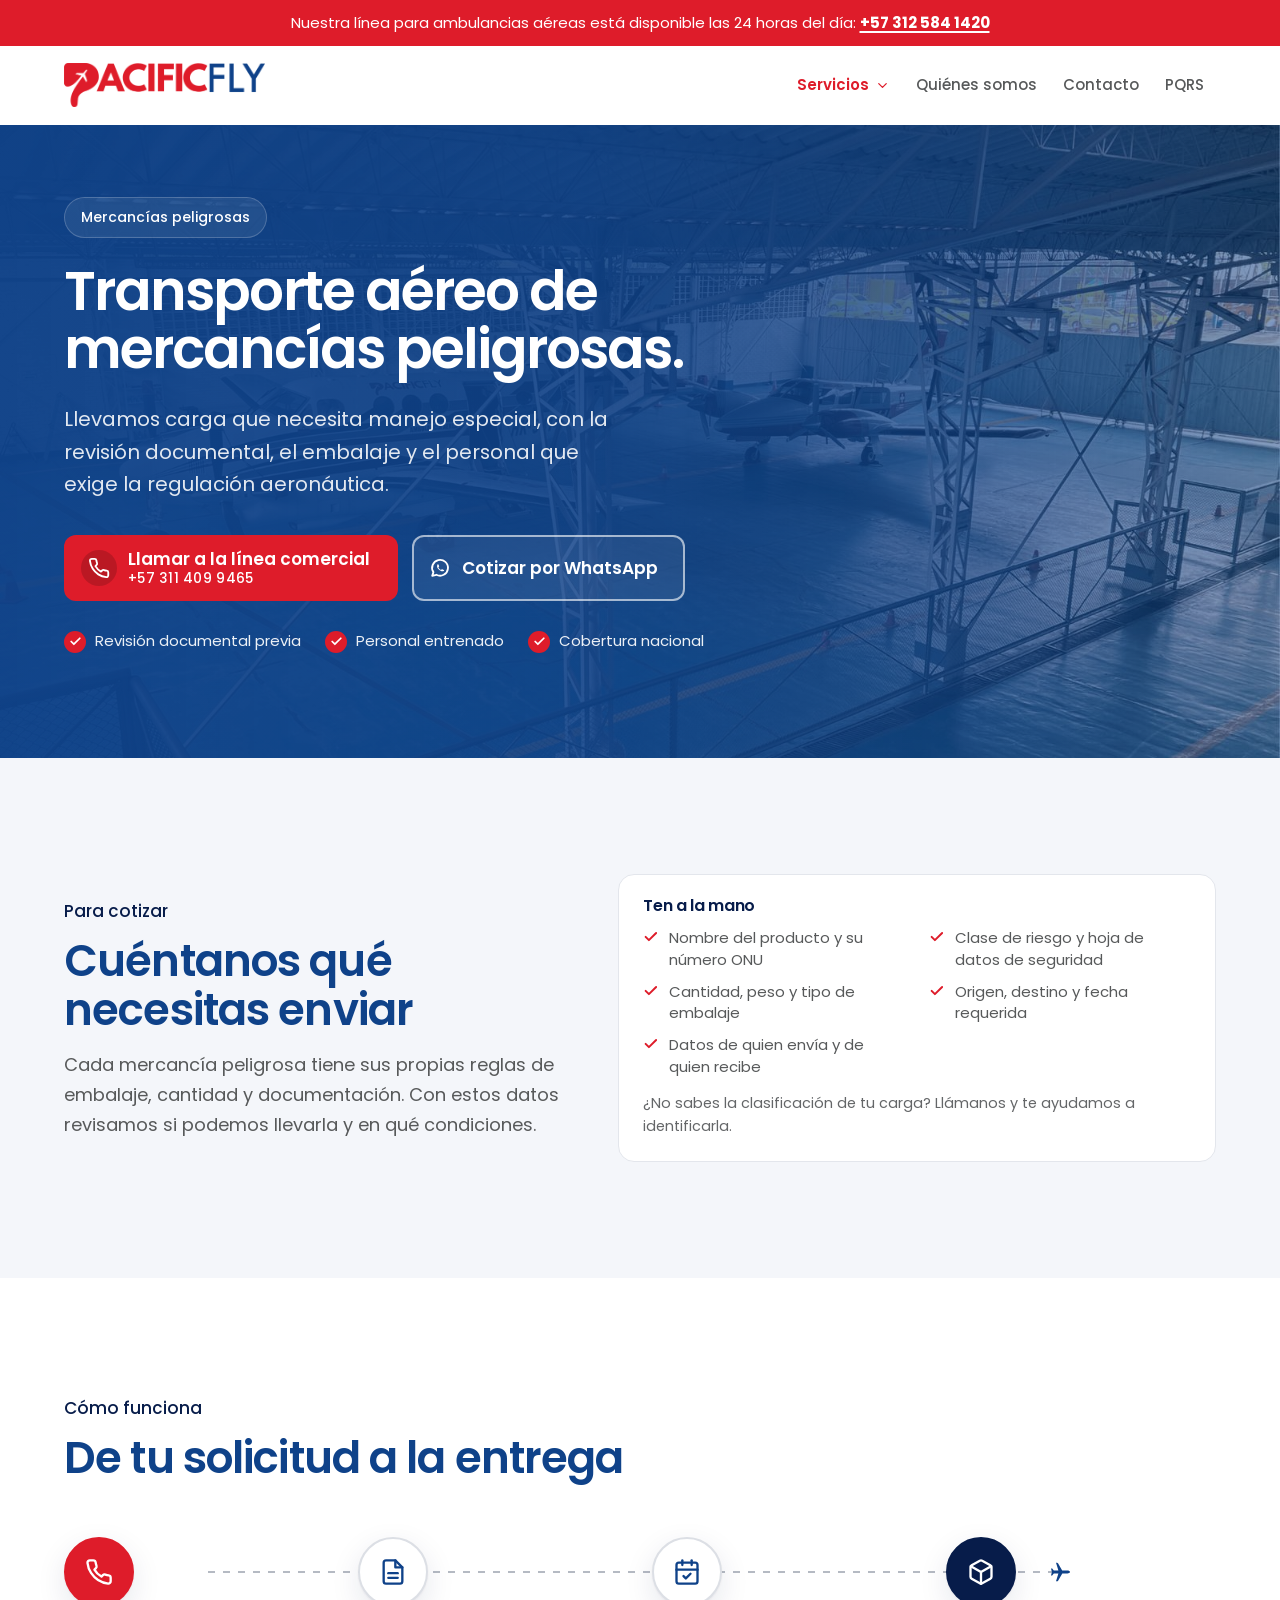
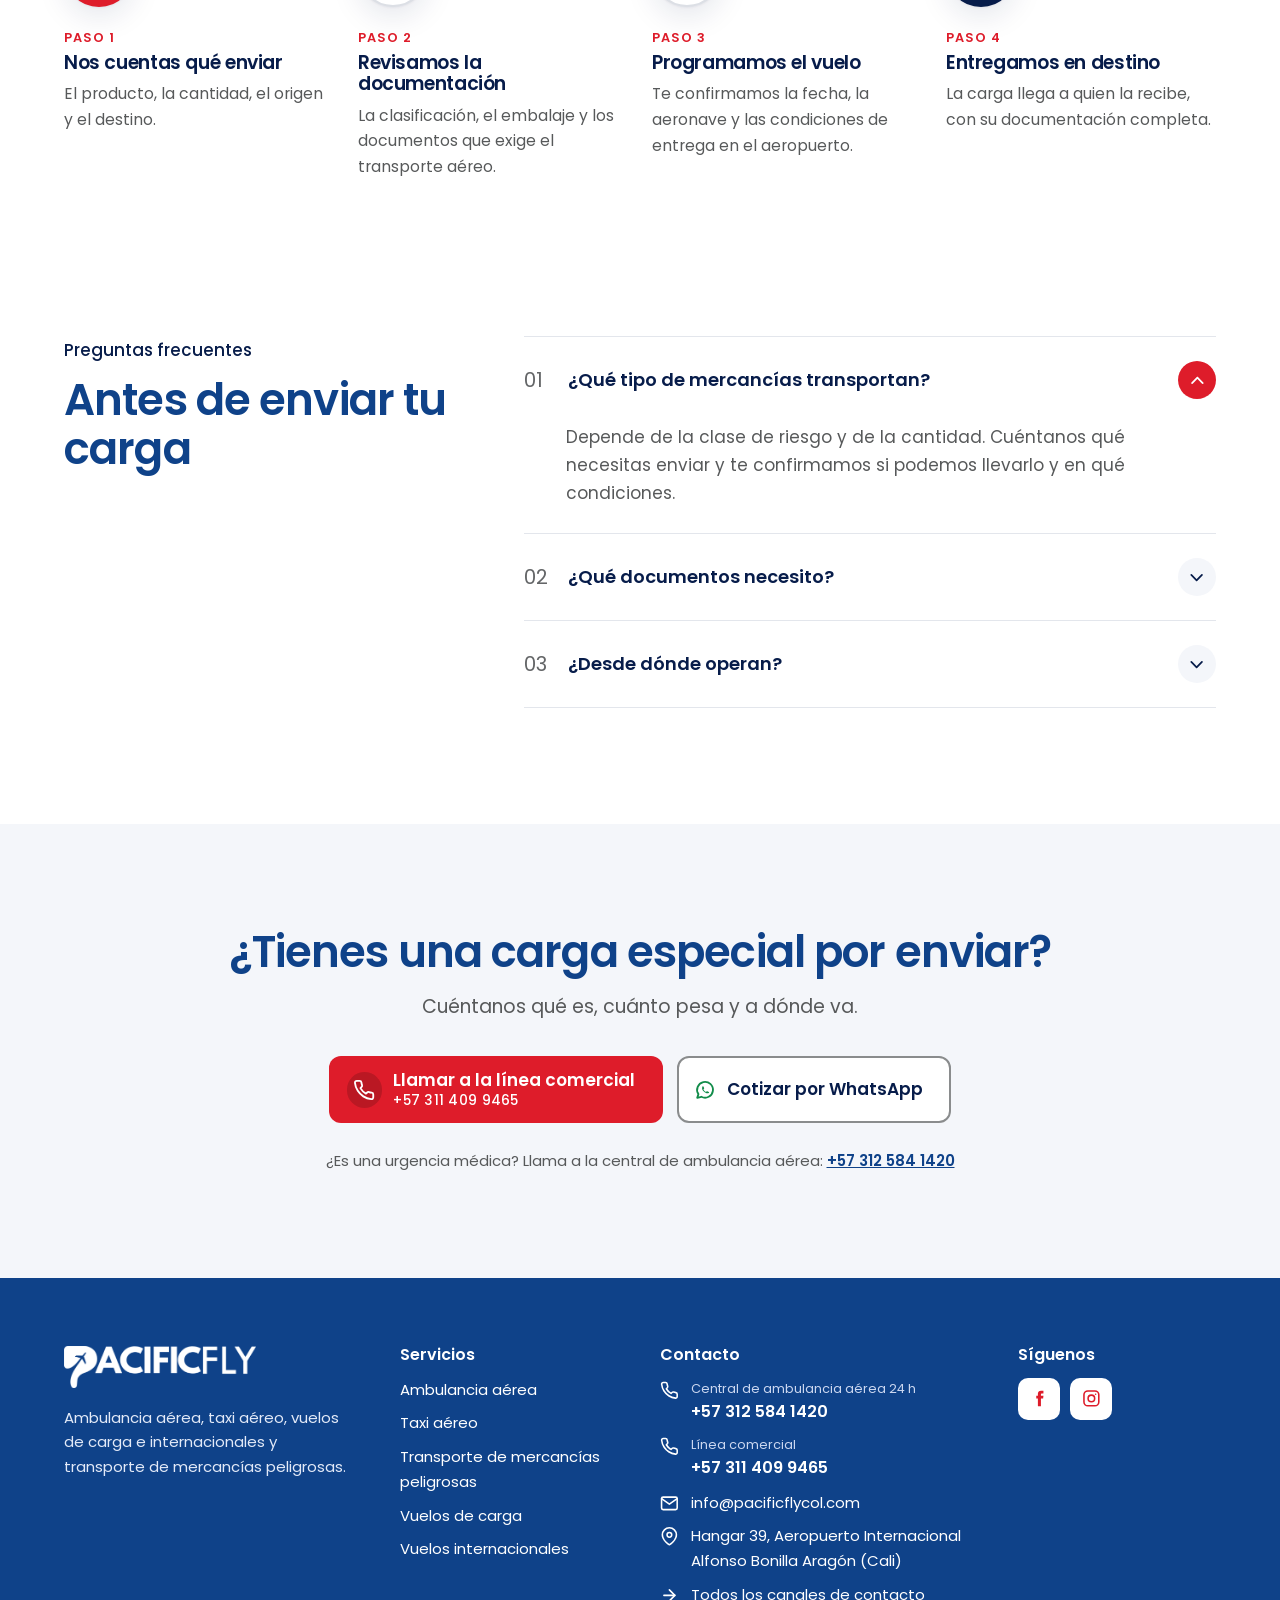
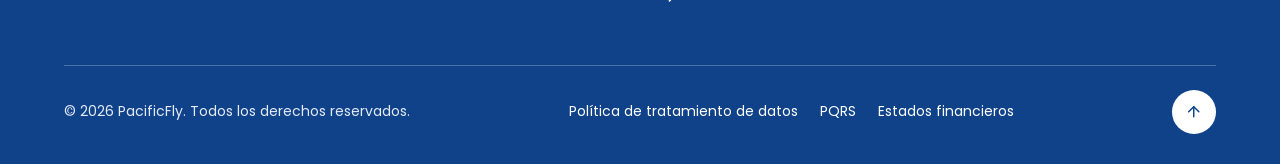
<file: mercancias-peligrosas.html>
<!doctype html>
<html lang="es-CO">
<head>
<meta charset="utf-8">
<!-- Google Tag Manager -->
<script>(function(w,d,s,l,i){w[l]=w[l]||[];w[l].push({'gtm.start':
new Date().getTime(),event:'gtm.js'});var f=d.getElementsByTagName(s)[0],
j=d.createElement(s),dl=l!='dataLayer'?'&l='+l:'';j.async=true;j.src=
'https://www.googletagmanager.com/gtm.js?id='+i+dl;f.parentNode.insertBefore(j,f);
})(window,document,'script','dataLayer','GTM-M5Q6JZFH');</script>
<!-- End Google Tag Manager -->
<meta name="viewport" content="width=device-width, initial-scale=1, viewport-fit=cover">
<title>Transporte de mercancías peligrosas | PacificFly</title>
<meta name="description" content="Transporte aéreo de mercancías peligrosas, con la revisión documental, el embalaje y el personal que exige la regulación aeronáutica.">
<meta name="theme-color" content="#0F4289">
<!-- SITIO, versión 7 (5 de octubre de 2026). Generado con _fuente/generar.py: no editar este archivo, editar _fuente/. -->
<link rel="stylesheet" href="assets/estilos.css">
<script>document.documentElement.classList.add('js')</script>
</head>
<body>
<!-- Google Tag Manager (noscript) -->
<noscript><iframe src="https://www.googletagmanager.com/ns.html?id=GTM-M5Q6JZFH"
height="0" width="0" style="display:none;visibility:hidden"></iframe></noscript>
<!-- End Google Tag Manager (noscript) -->
<script src="assets/iconos.js"></script>

<a class="saltar" href="#contenido">Saltar al contenido</a>

<div class="barra-urgencia" role="region" aria-label="Línea de ambulancias aéreas">
  <div class="contenedor barra-urgencia__in">
    <p><span class="largo">Nuestra línea para ambulancias aéreas está disponible las 24 horas del día: </span><span class="corto">Ambulancias aéreas 24 h: </span><a href="tel:+573125841420">+57 312 584 1420</a></p>
  </div>
</div>

<header class="cabecera">
  <div class="contenedor cabecera__in">
    <a class="logo" href="index.html" aria-label="PacificFly, inicio"><img src="assets/logo-pacificfly.png" alt="PacificFly" width="900" height="197"></a>
    <nav class="nav" aria-label="Principal">
      <div class="nav__grupo">
        <button class="nav__servicios nav__servicios--activo" type="button" aria-expanded="false" aria-controls="menu-servicios">Servicios<svg class="icono"><use href="#i-abajo"/></svg></button>
        <ul class="nav__desplegable" id="menu-servicios" hidden>
          <li><a href="index.html">Ambulancia aérea</a></li>
          <li><a href="taxi-aereo.html">Taxi aéreo</a></li>
          <li><a href="mercancias-peligrosas.html" aria-current="page">Mercancías peligrosas</a></li>
          <li><a href="vuelos-de-carga.html">Vuelos de carga</a></li>
          <li><a href="vuelos-internacionales.html">Vuelos internacionales</a></li>
        </ul>
      </div>
      <a href="index.html#nosotros">Quiénes somos</a>
      <a href="contacto.html">Contacto</a>
      <a href="pqrs.html">PQRS</a>
    </nav>
    <button class="menu-btn" type="button" aria-expanded="false" aria-controls="menu-movil" aria-label="Abrir menú"><svg class="icono"><use href="#i-menu"/></svg></button>
  </div>
  <div id="menu-movil" class="menu-movil" hidden>
    <nav class="contenedor" aria-label="Menú">
      <p class="menu-movil__titulo">Servicios</p>
      <a href="index.html">Ambulancia aérea</a>
      <a href="taxi-aereo.html">Taxi aéreo</a>
      <a href="mercancias-peligrosas.html" aria-current="page">Mercancías peligrosas</a>
      <a href="vuelos-de-carga.html">Vuelos de carga</a>
      <a href="vuelos-internacionales.html">Vuelos internacionales</a>
      <a href="index.html#nosotros">Quiénes somos</a>
      <a href="contacto.html">Contacto</a>
      <a href="pqrs.html">PQRS</a>
    </nav>
  </div>
</header>

<main id="contenido">

  <section class="hero hero--servicio oscuro" id="inicio" aria-labelledby="titulo-carga">
    <div class="hero__fondo" aria-hidden="true"></div>
    <div class="contenedor">
      <div class="hero__texto">
        <p class="chip-vivo">Mercancías peligrosas</p>
        <h1 id="titulo-carga">Transporte aéreo de<br class="solo-escritorio"> mercancías peligrosas.</h1>
        <p class="hero__lead">Llevamos carga que necesita manejo especial, con la revisión documental, el embalaje y el personal que exige la regulación aeronáutica.</p>
        <div class="hero__acciones">
          <a class="btn btn--llamar btn--xl" href="tel:+573114099465">
            <span class="timbre"><svg class="icono"><use href="#i-tel"/></svg></span>
            <span class="btn__txt"><span>Llamar a la línea comercial</span><small>+57 311 409 9465</small></span>
          </a>
          <a class="btn btn--wa btn--xl" href="https://wa.me/573114099465?text=Hola%2C%20quiero%20cotizar%20el%20transporte%20de%20una%20mercanc%C3%ADa%20peligrosa." target="_blank" rel="noopener"><svg class="icono"><use href="#i-wa"/></svg>Cotizar por WhatsApp</a>
        </div>
        <ul class="hero__garantias">
          <li><span class="check-circulo"><svg class="icono"><use href="#i-check"/></svg></span>Revisión documental previa</li>
          <li><span class="check-circulo"><svg class="icono"><use href="#i-check"/></svg></span>Personal entrenado</li>
          <li><span class="check-circulo"><svg class="icono"><use href="#i-check"/></svg></span>Cobertura nacional</li>
        </ul>
      </div>
    </div>
  </section>

  <!-- Qué se necesita para cotizar -->
  <section class="seccion cobertura" aria-labelledby="req-titulo">
    <div class="contenedor requisitos">
      <div class="revelar">
        <p class="ceja">Para cotizar</p>
        <h2 id="req-titulo">Cuéntanos qué necesitas enviar</h2>
        <p class="intro">Cada mercancía peligrosa tiene sus propias reglas de embalaje, cantidad y documentación. Con estos datos revisamos si podemos llevarla y en qué condiciones.</p>
      </div>
      <div class="tener revelar">
        <h3>Ten a la mano</h3>
        <ul class="checklist checklist--2">
          <li><svg class="icono"><use href="#i-check"/></svg>Nombre del producto y su número ONU</li>
          <li><svg class="icono"><use href="#i-check"/></svg>Clase de riesgo y hoja de datos de seguridad</li>
          <li><svg class="icono"><use href="#i-check"/></svg>Cantidad, peso y tipo de embalaje</li>
          <li><svg class="icono"><use href="#i-check"/></svg>Origen, destino y fecha requerida</li>
          <li><svg class="icono"><use href="#i-check"/></svg>Datos de quien envía y de quien recibe</li>
        </ul>
        <p class="tener__nota">¿No sabes la clasificación de tu carga? Llámanos y te ayudamos a identificarla.</p>
      </div>
    </div>
  </section>

  <!-- Cómo funciona -->
  <section class="seccion" aria-labelledby="proceso-titulo">
    <div class="contenedor">
      <div class="revelar">
        <p class="ceja">Cómo funciona</p>
        <h2 id="proceso-titulo">De tu solicitud a la entrega</h2>
      </div>
      <div class="pasos revelar">
        <div class="pasos__ruta" aria-hidden="true"><svg class="pasos__avion"><use href="#i-avion"/></svg></div>
        <div class="pasos__progreso" aria-hidden="true"></div>
        <ol class="pasos__lista">
          <li class="paso"><span class="paso__icono"><svg class="icono"><use href="#i-tel"/></svg></span><span class="paso__num">PASO 1</span><h3>Nos cuentas qué enviar</h3><p>El producto, la cantidad, el origen y el destino.</p></li>
          <li class="paso"><span class="paso__icono"><svg class="icono"><use href="#i-documento"/></svg></span><span class="paso__num">PASO 2</span><h3>Revisamos la documentación</h3><p>La clasificación, el embalaje y los documentos que exige el transporte aéreo.</p></li>
          <li class="paso"><span class="paso__icono"><svg class="icono"><use href="#i-calendario"/></svg></span><span class="paso__num">PASO 3</span><h3>Programamos el vuelo</h3><p>Te confirmamos la fecha, la aeronave y las condiciones de entrega en el aeropuerto.</p></li>
          <li class="paso"><span class="paso__icono"><svg class="icono"><use href="#i-caja"/></svg></span><span class="paso__num">PASO 4</span><h3>Entregamos en destino</h3><p>La carga llega a quien la recibe, con su documentación completa.</p></li>
        </ol>
      </div>
    </div>
  </section>

  <!-- Preguntas frecuentes -->
  <section class="seccion" id="preguntas" aria-labelledby="faq-titulo" style="padding-top:40px">
    <div class="contenedor faq__in">
      <div class="faq__intro revelar">
        <p class="ceja">Preguntas frecuentes</p>
        <h2 id="faq-titulo">Antes de enviar tu carga</h2>
      </div>
      <div class="acordeon revelar">
        <div class="acordeon__item"><h3><button class="acordeon__btn" type="button" aria-expanded="true" aria-controls="r1" id="p1"><span class="acordeon__num">01</span><span class="acordeon__txt">¿Qué tipo de mercancías transportan?</span><span class="acordeon__flecha"><svg class="icono"><use href="#i-abajo"/></svg></span></button></h3>
          <div class="acordeon__panel" id="r1" role="region" aria-labelledby="p1"><p>Depende de la clase de riesgo y de la cantidad. Cuéntanos qué necesitas enviar y te confirmamos si podemos llevarlo y en qué condiciones.</p></div></div>
        <div class="acordeon__item"><h3><button class="acordeon__btn" type="button" aria-expanded="false" aria-controls="r2" id="p2"><span class="acordeon__num">02</span><span class="acordeon__txt">¿Qué documentos necesito?</span><span class="acordeon__flecha"><svg class="icono"><use href="#i-abajo"/></svg></span></button></h3>
          <div class="acordeon__panel" id="r2" role="region" aria-labelledby="p2" hidden><p>La hoja de datos de seguridad del producto y su clasificación: número ONU, clase y cantidad. Según la carga, te indicamos el resto de documentos y el embalaje que exige el transporte aéreo.</p></div></div>
        <div class="acordeon__item"><h3><button class="acordeon__btn" type="button" aria-expanded="false" aria-controls="r3" id="p3"><span class="acordeon__num">03</span><span class="acordeon__txt">¿Desde dónde operan?</span><span class="acordeon__flecha"><svg class="icono"><use href="#i-abajo"/></svg></span></button></h3>
          <div class="acordeon__panel" id="r3" role="region" aria-labelledby="p3" hidden><p>Nuestra base principal está en el hangar 39 del Aeropuerto Internacional Alfonso Bonilla Aragón, que sirve a Cali, y volamos a toda Colombia.</p></div></div>
      </div>
    </div>
  </section>

  <section class="final" aria-labelledby="final-titulo">
    <div class="contenedor revelar">
      <h2 id="final-titulo">¿Tienes una carga especial por enviar?</h2>
      <p>Cuéntanos qué es, cuánto pesa y a dónde va.</p>
      <div class="final__acciones">
        <a class="btn btn--llamar btn--xl" href="tel:+573114099465"><span class="timbre"><svg class="icono"><use href="#i-tel"/></svg></span><span class="btn__txt"><span>Llamar a la línea comercial</span><small>+57 311 409 9465</small></span></a>
        <a class="btn btn--wa-claro btn--xl" href="https://wa.me/573114099465?text=Hola%2C%20quiero%20cotizar%20el%20transporte%20de%20una%20mercanc%C3%ADa%20peligrosa." target="_blank" rel="noopener"><svg class="icono"><use href="#i-wa"/></svg>Cotizar por WhatsApp</a>
      </div>
      <p class="final__nota">¿Es una urgencia médica? Llama a la central de ambulancia aérea: <a href="tel:+573125841420">+57 312 584 1420</a></p>
    </div>
  </section>
</main>

<footer class="pie">
  <div class="contenedor">
    <div class="pie__grid">
      <div class="pie__marca">
        <img src="assets/logo-pacificfly-blanco.png" alt="PacificFly" width="900" height="197" loading="lazy">
        <p>Ambulancia aérea, taxi aéreo, vuelos de carga e internacionales y transporte de mercancías peligrosas.</p>
      </div>
      <div>
        <h2>Servicios</h2>
        <ul>
          <li><a href="index.html">Ambulancia aérea</a></li>
          <li><a href="taxi-aereo.html">Taxi aéreo</a></li>
          <li><a href="mercancias-peligrosas.html">Transporte de mercancías peligrosas</a></li>
          <li><a href="vuelos-de-carga.html">Vuelos de carga</a></li>
          <li><a href="vuelos-internacionales.html">Vuelos internacionales</a></li>
        </ul>
      </div>
      <div>
        <h2>Contacto</h2>
        <ul class="pie__contacto">
          <li><svg class="icono"><use href="#i-tel"/></svg><span><span class="pie__etq">Central de ambulancia aérea 24 h</span><a class="pie__tel" href="tel:+573125841420">+57 312 584 1420</a></span></li>
          <li><svg class="icono"><use href="#i-tel"/></svg><span><span class="pie__etq">Línea comercial</span><a class="pie__tel" href="tel:+573114099465">+57 311 409 9465</a></span></li>
          <li><svg class="icono"><use href="#i-correo"/></svg><a href="mailto:info@pacificflycol.com">info@pacificflycol.com</a></li>
          <li><svg class="icono"><use href="#i-pin"/></svg><span>Hangar 39, Aeropuerto Internacional Alfonso Bonilla Aragón (Cali)</span></li>
          <li><svg class="icono"><use href="#i-flecha"/></svg><a href="contacto.html">Todos los canales de contacto</a></li>
        </ul>
      </div>
      <div>
        <h2>Síguenos</h2>
        <div class="redes">
          <a href="#" aria-label="PacificFly en Facebook"><svg class="icono"><use href="#i-fb"/></svg></a>
          <a href="#" aria-label="PacificFly en Instagram"><svg class="icono"><use href="#i-ig"/></svg></a>
        </div>
      </div>
    </div>
    <div class="pie__base">
      <p>© <span id="anio">2026</span> PacificFly. Todos los derechos reservados.</p>
      <nav class="pie__legal" aria-label="Información legal">
        <a href="politica-de-datos.html">Política de tratamiento de datos</a>
        <a href="pqrs.html">PQRS</a>
        <a href="#">Estados financieros</a>
      </nav>
      <a class="subir" href="#inicio" aria-label="Volver arriba"><svg class="icono"><use href="#i-arriba"/></svg></a>
    </div>
  </div>
</footer>

<nav class="barra-movil" aria-label="Contacto rápido">
  <a class="btn btn--llamar" href="tel:+573114099465"><svg class="icono"><use href="#i-tel"/></svg>Llamar</a>
  <a class="btn btn--wa-claro" href="https://wa.me/573114099465?text=Hola%2C%20quiero%20m%C3%A1s%20informaci%C3%B3n." target="_blank" rel="noopener"><svg class="icono"><use href="#i-wa"/></svg>WhatsApp</a>
</nav>

<script src="assets/app.js"></script>
</body>
</html>
</file>
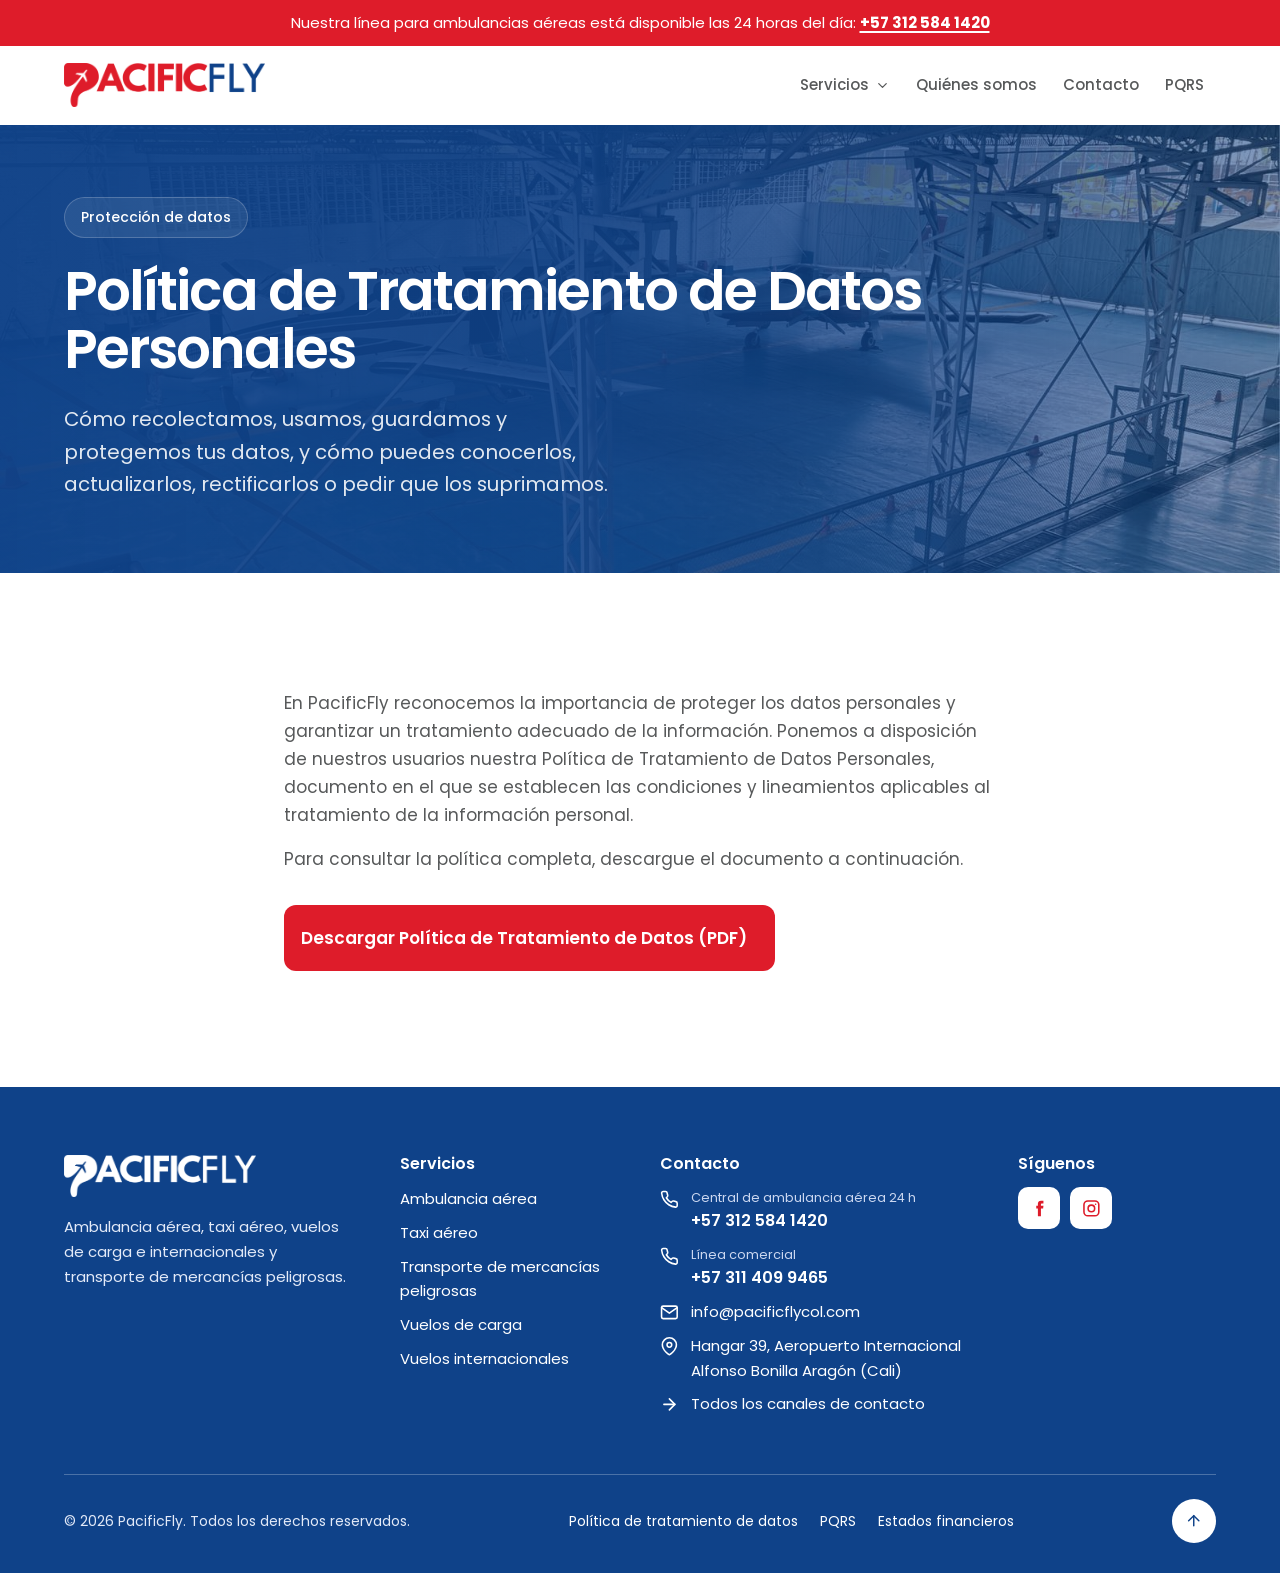
<file: politica-de-datos.html>
<!doctype html>
<html lang="es-CO">
<head>
<meta charset="utf-8">
<!-- Google Tag Manager -->
<script>(function(w,d,s,l,i){w[l]=w[l]||[];w[l].push({'gtm.start':
new Date().getTime(),event:'gtm.js'});var f=d.getElementsByTagName(s)[0],
j=d.createElement(s),dl=l!='dataLayer'?'&l='+l:'';j.async=true;j.src=
'https://www.googletagmanager.com/gtm.js?id='+i+dl;f.parentNode.insertBefore(j,f);
})(window,document,'script','dataLayer','GTM-M5Q6JZFH');</script>
<!-- End Google Tag Manager -->
<meta name="viewport" content="width=device-width, initial-scale=1, viewport-fit=cover">
<title>Política de tratamiento de datos personales | PacificFly</title>
<meta name="description" content="Cómo PacificFly recolecta, usa, guarda y protege los datos personales de pacientes, acompañantes, clientes y visitantes, y cómo ejercer tus derechos de acceso, actualización, rectificación y supresión.">
<meta name="theme-color" content="#0F4289">
<!-- SITIO, versión 7 (5 de octubre de 2026). Generado con _fuente/generar.py: no editar este archivo, editar _fuente/. -->
<link rel="stylesheet" href="assets/estilos.css">
<script>document.documentElement.classList.add('js')</script>
</head>
<body>
<!-- Google Tag Manager (noscript) -->
<noscript><iframe src="https://www.googletagmanager.com/ns.html?id=GTM-M5Q6JZFH"
height="0" width="0" style="display:none;visibility:hidden"></iframe></noscript>
<!-- End Google Tag Manager (noscript) -->
<script src="assets/iconos.js"></script>

<a class="saltar" href="#contenido">Saltar al contenido</a>

<div class="barra-urgencia" role="region" aria-label="Línea de ambulancias aéreas">
  <div class="contenedor barra-urgencia__in">
    <p><span class="largo">Nuestra línea para ambulancias aéreas está disponible las 24 horas del día: </span><span class="corto">Ambulancias aéreas 24 h: </span><a href="tel:+573125841420">+57 312 584 1420</a></p>
  </div>
</div>

<header class="cabecera">
  <div class="contenedor cabecera__in">
    <a class="logo" href="index.html" aria-label="PacificFly, inicio"><img src="assets/logo-pacificfly.png" alt="PacificFly" width="900" height="197"></a>
    <nav class="nav" aria-label="Principal">
      <div class="nav__grupo">
        <button class="nav__servicios" type="button" aria-expanded="false" aria-controls="menu-servicios">Servicios<svg class="icono"><use href="#i-abajo"/></svg></button>
        <ul class="nav__desplegable" id="menu-servicios" hidden>
          <li><a href="index.html">Ambulancia aérea</a></li>
          <li><a href="taxi-aereo.html">Taxi aéreo</a></li>
          <li><a href="mercancias-peligrosas.html">Mercancías peligrosas</a></li>
          <li><a href="vuelos-de-carga.html">Vuelos de carga</a></li>
          <li><a href="vuelos-internacionales.html">Vuelos internacionales</a></li>
        </ul>
      </div>
      <a href="index.html#nosotros">Quiénes somos</a>
      <a href="contacto.html">Contacto</a>
      <a href="pqrs.html">PQRS</a>
    </nav>
    <button class="menu-btn" type="button" aria-expanded="false" aria-controls="menu-movil" aria-label="Abrir menú"><svg class="icono"><use href="#i-menu"/></svg></button>
  </div>
  <div id="menu-movil" class="menu-movil" hidden>
    <nav class="contenedor" aria-label="Menú">
      <p class="menu-movil__titulo">Servicios</p>
      <a href="index.html">Ambulancia aérea</a>
      <a href="taxi-aereo.html">Taxi aéreo</a>
      <a href="mercancias-peligrosas.html">Mercancías peligrosas</a>
      <a href="vuelos-de-carga.html">Vuelos de carga</a>
      <a href="vuelos-internacionales.html">Vuelos internacionales</a>
      <a href="index.html#nosotros">Quiénes somos</a>
      <a href="contacto.html">Contacto</a>
      <a href="pqrs.html">PQRS</a>
    </nav>
  </div>
</header>

<main id="contenido">

  <section class="hero hero--servicio hero--corto oscuro" id="inicio" aria-labelledby="titulo-politica">
    <div class="hero__fondo" aria-hidden="true"></div>
    <div class="contenedor">
      <div class="hero__texto">
        <p class="chip-vivo">Protección de datos</p>
        <h1 id="titulo-politica">Política de Tratamiento de Datos Personales</h1>
        <p class="hero__lead">Cómo recolectamos, usamos, guardamos y protegemos tus datos, y cómo puedes conocerlos, actualizarlos, rectificarlos o pedir que los suprimamos.</p>
      </div>
    </div>
  </section>

  <section class="seccion legal" aria-label="Descarga de la política">
    <div class="contenedor legal__descarga">
      <p>En PacificFly reconocemos la importancia de proteger los datos personales y garantizar un tratamiento adecuado de la información. Ponemos a disposición de nuestros usuarios nuestra Política de Tratamiento de Datos Personales, documento en el que se establecen las condiciones y lineamientos aplicables al tratamiento de la información personal.</p>
      <p>Para consultar la política completa, descargue el documento a continuación.</p>
      <a class="btn btn--llamar btn--xl" href="assets/politica-tratamiento-datos-pacificfly.pdf" download="Politica_Tratamiento_Datos_PacificFly.pdf"><span class="btn__txt"><span>Descargar Política de Tratamiento de Datos (PDF)</span></span></a>
    </div>
  </section>
</main>

<footer class="pie">
  <div class="contenedor">
    <div class="pie__grid">
      <div class="pie__marca">
        <img src="assets/logo-pacificfly-blanco.png" alt="PacificFly" width="900" height="197" loading="lazy">
        <p>Ambulancia aérea, taxi aéreo, vuelos de carga e internacionales y transporte de mercancías peligrosas.</p>
      </div>
      <div>
        <h2>Servicios</h2>
        <ul>
          <li><a href="index.html">Ambulancia aérea</a></li>
          <li><a href="taxi-aereo.html">Taxi aéreo</a></li>
          <li><a href="mercancias-peligrosas.html">Transporte de mercancías peligrosas</a></li>
          <li><a href="vuelos-de-carga.html">Vuelos de carga</a></li>
          <li><a href="vuelos-internacionales.html">Vuelos internacionales</a></li>
        </ul>
      </div>
      <div>
        <h2>Contacto</h2>
        <ul class="pie__contacto">
          <li><svg class="icono"><use href="#i-tel"/></svg><span><span class="pie__etq">Central de ambulancia aérea 24 h</span><a class="pie__tel" href="tel:+573125841420">+57 312 584 1420</a></span></li>
          <li><svg class="icono"><use href="#i-tel"/></svg><span><span class="pie__etq">Línea comercial</span><a class="pie__tel" href="tel:+573114099465">+57 311 409 9465</a></span></li>
          <li><svg class="icono"><use href="#i-correo"/></svg><a href="mailto:info@pacificflycol.com">info@pacificflycol.com</a></li>
          <li><svg class="icono"><use href="#i-pin"/></svg><span>Hangar 39, Aeropuerto Internacional Alfonso Bonilla Aragón (Cali)</span></li>
          <li><svg class="icono"><use href="#i-flecha"/></svg><a href="contacto.html">Todos los canales de contacto</a></li>
        </ul>
      </div>
      <div>
        <h2>Síguenos</h2>
        <div class="redes">
          <a href="#" aria-label="PacificFly en Facebook"><svg class="icono"><use href="#i-fb"/></svg></a>
          <a href="#" aria-label="PacificFly en Instagram"><svg class="icono"><use href="#i-ig"/></svg></a>
        </div>
      </div>
    </div>
    <div class="pie__base">
      <p>© <span id="anio">2026</span> PacificFly. Todos los derechos reservados.</p>
      <nav class="pie__legal" aria-label="Información legal">
        <a href="politica-de-datos.html">Política de tratamiento de datos</a>
        <a href="pqrs.html">PQRS</a>
        <a href="#">Estados financieros</a>
      </nav>
      <a class="subir" href="#inicio" aria-label="Volver arriba"><svg class="icono"><use href="#i-arriba"/></svg></a>
    </div>
  </div>
</footer>

<nav class="barra-movil" aria-label="Contacto rápido">
  <a class="btn btn--llamar" href="tel:+573114099465"><svg class="icono"><use href="#i-tel"/></svg>Llamar</a>
  <a class="btn btn--wa-claro" href="https://wa.me/573114099465?text=Hola%2C%20quiero%20m%C3%A1s%20informaci%C3%B3n." target="_blank" rel="noopener"><svg class="icono"><use href="#i-wa"/></svg>WhatsApp</a>
</nav>

<script src="assets/app.js"></script>
</body>
</html>
</file>
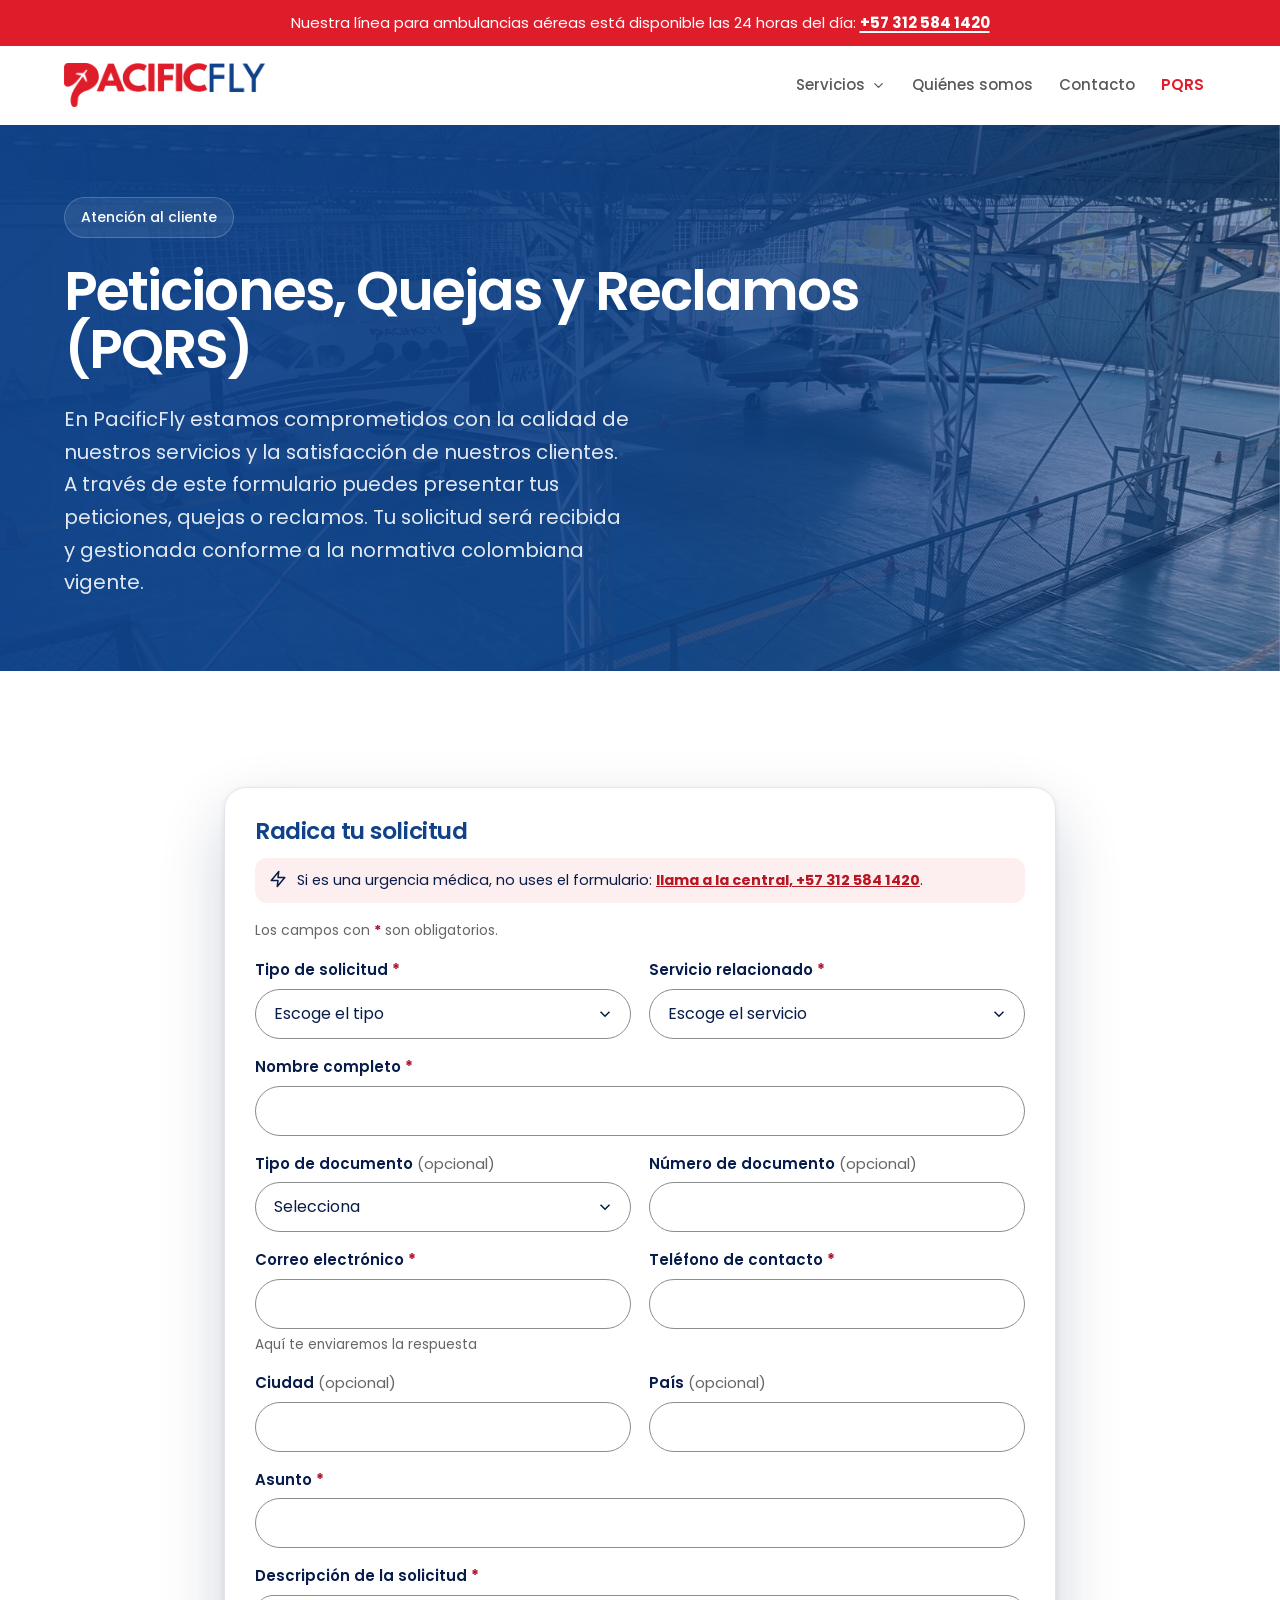
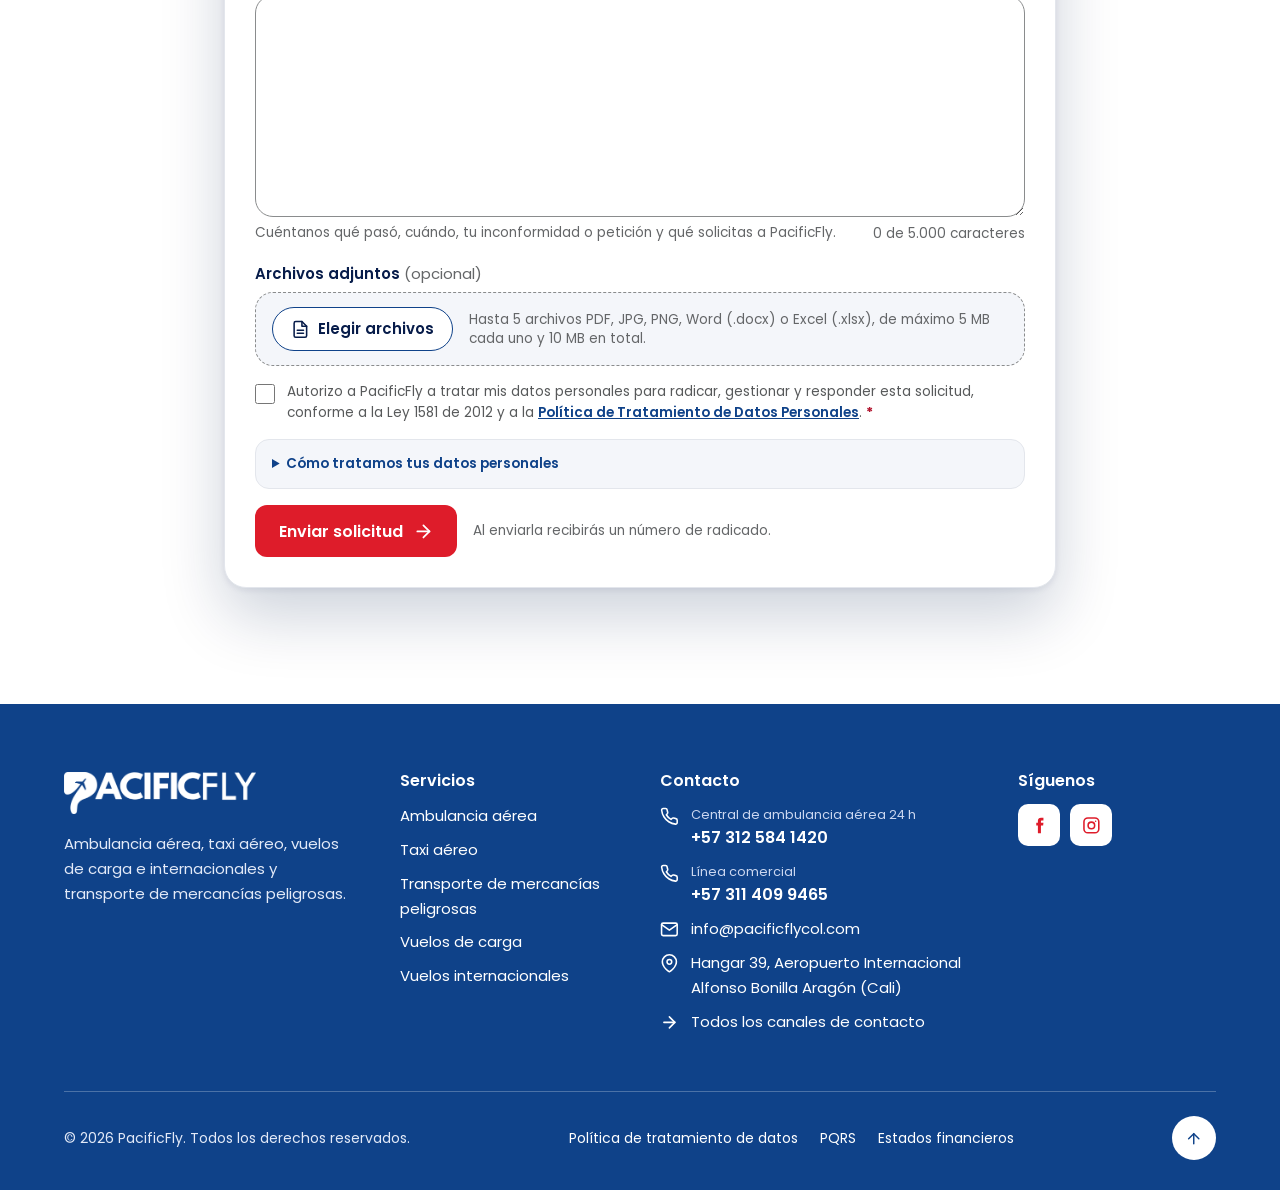
<file: pqrs.html>
<!doctype html>
<html lang="es-CO">
<head>
<meta charset="utf-8">
<!-- Google Tag Manager -->
<script>(function(w,d,s,l,i){w[l]=w[l]||[];w[l].push({'gtm.start':
new Date().getTime(),event:'gtm.js'});var f=d.getElementsByTagName(s)[0],
j=d.createElement(s),dl=l!='dataLayer'?'&l='+l:'';j.async=true;j.src=
'https://www.googletagmanager.com/gtm.js?id='+i+dl;f.parentNode.insertBefore(j,f);
})(window,document,'script','dataLayer','GTM-M5Q6JZFH');</script>
<!-- End Google Tag Manager -->
<meta name="viewport" content="width=device-width, initial-scale=1, viewport-fit=cover">
<title>PQRS: peticiones, quejas y reclamos | PacificFly</title>
<meta name="description" content="Presenta en línea tus peticiones, quejas, reclamos o sugerencias a PacificFly y recibe un número de radicado para hacer seguimiento a tu solicitud.">
<meta name="theme-color" content="#0F4289">
<!-- SITIO, versión 7 (5 de octubre de 2026). Generado con _fuente/generar.py: no editar este archivo, editar _fuente/. -->
<link rel="stylesheet" href="assets/estilos.css">
<script>document.documentElement.classList.add('js')</script>
</head>
<body>
<!-- Google Tag Manager (noscript) -->
<noscript><iframe src="https://www.googletagmanager.com/ns.html?id=GTM-M5Q6JZFH"
height="0" width="0" style="display:none;visibility:hidden"></iframe></noscript>
<!-- End Google Tag Manager (noscript) -->
<script src="assets/iconos.js"></script>

<a class="saltar" href="#contenido">Saltar al contenido</a>

<div class="barra-urgencia" role="region" aria-label="Línea de ambulancias aéreas">
  <div class="contenedor barra-urgencia__in">
    <p><span class="largo">Nuestra línea para ambulancias aéreas está disponible las 24 horas del día: </span><span class="corto">Ambulancias aéreas 24 h: </span><a href="tel:+573125841420">+57 312 584 1420</a></p>
  </div>
</div>

<header class="cabecera">
  <div class="contenedor cabecera__in">
    <a class="logo" href="index.html" aria-label="PacificFly, inicio"><img src="assets/logo-pacificfly.png" alt="PacificFly" width="900" height="197"></a>
    <nav class="nav" aria-label="Principal">
      <div class="nav__grupo">
        <button class="nav__servicios" type="button" aria-expanded="false" aria-controls="menu-servicios">Servicios<svg class="icono"><use href="#i-abajo"/></svg></button>
        <ul class="nav__desplegable" id="menu-servicios" hidden>
          <li><a href="index.html">Ambulancia aérea</a></li>
          <li><a href="taxi-aereo.html">Taxi aéreo</a></li>
          <li><a href="mercancias-peligrosas.html">Mercancías peligrosas</a></li>
          <li><a href="vuelos-de-carga.html">Vuelos de carga</a></li>
          <li><a href="vuelos-internacionales.html">Vuelos internacionales</a></li>
        </ul>
      </div>
      <a href="index.html#nosotros">Quiénes somos</a>
      <a href="contacto.html">Contacto</a>
      <a href="pqrs.html" aria-current="page">PQRS</a>
    </nav>
    <button class="menu-btn" type="button" aria-expanded="false" aria-controls="menu-movil" aria-label="Abrir menú"><svg class="icono"><use href="#i-menu"/></svg></button>
  </div>
  <div id="menu-movil" class="menu-movil" hidden>
    <nav class="contenedor" aria-label="Menú">
      <p class="menu-movil__titulo">Servicios</p>
      <a href="index.html">Ambulancia aérea</a>
      <a href="taxi-aereo.html">Taxi aéreo</a>
      <a href="mercancias-peligrosas.html">Mercancías peligrosas</a>
      <a href="vuelos-de-carga.html">Vuelos de carga</a>
      <a href="vuelos-internacionales.html">Vuelos internacionales</a>
      <a href="index.html#nosotros">Quiénes somos</a>
      <a href="contacto.html">Contacto</a>
      <a href="pqrs.html" aria-current="page">PQRS</a>
    </nav>
  </div>
</header>

<main id="contenido">

  <section class="hero hero--servicio hero--corto oscuro" id="inicio" aria-labelledby="titulo-pqrs">
    <div class="hero__fondo" aria-hidden="true"></div>
    <div class="contenedor">
      <div class="hero__texto">
        <p class="chip-vivo">Atención al cliente</p>
        <h1 id="titulo-pqrs">Peticiones, Quejas y Reclamos (PQRS)</h1>
        <p class="hero__lead">En PacificFly estamos comprometidos con la calidad de nuestros servicios y la satisfacción de nuestros clientes. A través de este formulario puedes presentar tus peticiones, quejas o reclamos. Tu solicitud será recibida y gestionada conforme a la normativa colombiana vigente.</p>
      </div>
    </div>
  </section>

  <section class="seccion pqrs" aria-label="Formulario de PQRS">
    <div class="contenedor pqrs__in">
      <div class="contacto__form">
        <h2 id="pqrs-titulo">Radica tu solicitud</h2>
        <p class="form__aviso"><svg class="icono"><use href="#i-rayo"/></svg><span>Si es una urgencia médica, no uses el formulario: <a href="tel:+573125841420">llama a la central, +57 312 584 1420</a>.</span></p>
        <form
          id="form-pqrs"
          action="https://api.web3forms.com/submit"
          method="POST"
          data-envio="https://api.web3forms.com/submit"
          enctype="multipart/form-data"
          novalidate
          aria-labelledby="pqrs-titulo">
          <input type="hidden" name="access_key" value="0df6884c-a8e7-4aed-8be9-a9440e9b4d58">
          <input type="hidden" name="radicado" value="">
          <input type="hidden" name="subject" value="Nueva solicitud PQRS - PacificFly">
          <input type="hidden" name="redirect" value="https://www.pacificflycol.com/pqrs.html">
          <input type="hidden" name="politica_version" value="2026-10">
          <input type="hidden" name="tiempo_llenado" value="">
          <input type="checkbox" name="botcheck" class="trampa" tabindex="-1" autocomplete="off" aria-hidden="true" style="display:none">
          <p class="form__nota">Los campos con <span class="obligatorio">*</span> son obligatorios.</p>
          <div class="formulario formulario--dos">
              <div class="campo">
                <label for="p-tipo">Tipo de solicitud <span class="obligatorio" aria-hidden="true">*</span></label>
                <select class="control" id="p-tipo" name="tipo" aria-required="true" aria-describedby="p-tipo-error"><option value="" selected disabled>Escoge el tipo</option><option value="peticion">Petición</option><option value="queja">Queja</option><option value="reclamo">Reclamo</option><option value="sugerencia">Sugerencia</option></select>
                <p class="error" id="p-tipo-error" hidden><svg class="icono"><use href="#i-alerta"/></svg><span></span></p>
              </div>
              <div class="campo">
                <label for="p-servicio">Servicio relacionado <span class="obligatorio" aria-hidden="true">*</span></label>
                <select class="control" id="p-servicio" name="servicio" aria-required="true" aria-describedby="p-servicio-error"><option value="" selected disabled>Escoge el servicio</option><option value="ambulancia_aerea">Ambulancia aérea</option><option value="taxi_aereo">Taxi aéreo</option><option value="vuelo_charter">Vuelo chárter</option><option value="vuelos_carga">Vuelos de carga</option><option value="mercancias_peligrosas">Mercancías peligrosas</option><option value="vuelos_internacionales">Vuelos internacionales</option><option value="atencion_comercial">Atención comercial</option><option value="facturacion">Facturación</option><option value="servicio_cliente">Servicio al cliente</option><option value="otro">Otro</option></select>
                <p class="error" id="p-servicio-error" hidden><svg class="icono"><use href="#i-alerta"/></svg><span></span></p>
              </div>
              <div class="campo campo--ancho">
                <label for="p-nombre">Nombre completo <span class="obligatorio" aria-hidden="true">*</span></label>
                <input class="control" id="p-nombre" name="nombre" maxlength="150" autocomplete="name" aria-required="true" aria-describedby="p-nombre-error">
                <p class="error" id="p-nombre-error" hidden><svg class="icono"><use href="#i-alerta"/></svg><span></span></p>
              </div>
              <div class="campo">
                <label for="p-tipo-documento">Tipo de documento <span class="opcional">(opcional)</span></label>
                <select class="control" id="p-tipo-documento" name="tipo_documento" aria-describedby="p-tipo-documento-error"><option value="" selected>Selecciona</option><option value="CC">Cédula de ciudadanía</option><option value="CE">Cédula de extranjería</option><option value="PA">Pasaporte</option><option value="NIT">NIT</option><option value="TI">Tarjeta de identidad</option><option value="PPT">Permiso por protección temporal</option></select>
                <p class="error" id="p-tipo-documento-error" hidden><svg class="icono"><use href="#i-alerta"/></svg><span></span></p>
              </div>
              <div class="campo">
                <label for="p-numero-documento">Número de documento <span class="opcional">(opcional)</span></label>
                <input class="control" id="p-numero-documento" name="numero_documento" maxlength="30" autocomplete="off" aria-describedby="p-numero-documento-error">
                <p class="error" id="p-numero-documento-error" hidden><svg class="icono"><use href="#i-alerta"/></svg><span></span></p>
              </div>
              <div class="campo">
                <label for="p-email">Correo electrónico <span class="obligatorio" aria-hidden="true">*</span></label>
                <input class="control" id="p-email" name="email" type="email" maxlength="150" autocomplete="email" aria-required="true" aria-describedby="p-email-ayuda p-email-error">
                <p class="campo__ayuda" id="p-email-ayuda">Aquí te enviaremos la respuesta</p>
                <p class="error" id="p-email-error" hidden><svg class="icono"><use href="#i-alerta"/></svg><span></span></p>
              </div>
              <div class="campo">
                <label for="p-telefono">Teléfono de contacto <span class="obligatorio" aria-hidden="true">*</span></label>
                <input class="control" id="p-telefono" name="telefono" type="tel" inputmode="tel" maxlength="30" autocomplete="tel" aria-required="true" aria-describedby="p-telefono-error">
                <p class="error" id="p-telefono-error" hidden><svg class="icono"><use href="#i-alerta"/></svg><span></span></p>
              </div>
              <div class="campo">
                <label for="p-ciudad">Ciudad <span class="opcional">(opcional)</span></label>
                <input class="control" id="p-ciudad" name="ciudad" maxlength="80" autocomplete="address-level2" aria-describedby="p-ciudad-error">
                <p class="error" id="p-ciudad-error" hidden><svg class="icono"><use href="#i-alerta"/></svg><span></span></p>
              </div>
              <div class="campo">
                <label for="p-pais">País <span class="opcional">(opcional)</span></label>
                <input class="control" id="p-pais" name="pais" maxlength="80" value="" autocomplete="country-name" aria-describedby="p-pais-error">
                <p class="error" id="p-pais-error" hidden><svg class="icono"><use href="#i-alerta"/></svg><span></span></p>
              </div>
              <div class="campo campo--ancho">
                <label for="p-asunto">Asunto <span class="obligatorio" aria-hidden="true">*</span></label>
                <input class="control" id="p-asunto" name="asunto" maxlength="150" autocomplete="off" aria-required="true" aria-describedby="p-asunto-error">
                <p class="error" id="p-asunto-error" hidden><svg class="icono"><use href="#i-alerta"/></svg><span></span></p>
              </div>
              <div class="campo campo--ancho">
                <label for="p-descripcion">Descripción de la solicitud <span class="obligatorio" aria-hidden="true">*</span></label>
                <textarea class="control control--area control--amplia" id="p-descripcion" name="descripcion" rows="8" minlength="20" maxlength="5000" aria-required="true" aria-describedby="p-descripcion-ayuda p-descripcion-contador p-descripcion-error"></textarea>
                <div class="campo__pie">
                  <p class="campo__ayuda" id="p-descripcion-ayuda">Cuéntanos qué pasó, cuándo, tu inconformidad o petición y qué solicitas a PacificFly.</p>
                  <p class="campo__contador" id="p-descripcion-contador">0 de 5.000 caracteres</p>
                </div>
                <p class="error" id="p-descripcion-error" hidden><svg class="icono"><use href="#i-alerta"/></svg><span></span></p>
              </div>
              <div class="campo campo--ancho">
                <label for="p-adjuntos">Archivos adjuntos <span class="opcional">(opcional)</span></label>
                <div class="archivos">
                  <input class="archivos__input" id="p-adjuntos" name="adjuntos[]" type="file" multiple accept=".pdf,.jpg,.jpeg,.png,.docx,.xlsx" aria-describedby="p-adjuntos-ayuda p-adjuntos-error">
                  <label class="archivos__boton" for="p-adjuntos"><svg class="icono"><use href="#i-documento"/></svg>Elegir archivos</label>
                  <p class="campo__ayuda" id="p-adjuntos-ayuda">Hasta 5 archivos PDF, JPG, PNG, Word (.docx) o Excel (.xlsx), de máximo 5 MB cada uno y 10 MB en total.</p>
                </div>
                <ul class="archivos__lista" id="p-adjuntos-lista" aria-label="Archivos elegidos" hidden></ul>
                <p class="error" id="p-adjuntos-error" hidden><svg class="icono"><use href="#i-alerta"/></svg><span></span></p>
              </div>
              <div class="consentimiento campo--ancho">
                <input type="checkbox" id="p-autorizacion" name="autorizacion_datos" value="1" aria-required="true" aria-describedby="p-autorizacion-error">
                <div>
                  <label for="p-autorizacion">Autorizo a PacificFly a tratar mis datos personales para radicar, gestionar y responder esta solicitud, conforme a la Ley 1581 de 2012 y a la <a href="politica-de-datos.html" target="_blank" rel="noopener">Política de Tratamiento de Datos Personales</a>. <span class="obligatorio" aria-hidden="true">*</span></label>
                  <p class="error" id="p-autorizacion-error" hidden><svg class="icono"><use href="#i-alerta"/></svg><span></span></p>
                </div>
              </div>
              <details class="pqrs__datos campo--ancho">
                <summary>Cómo tratamos tus datos personales</summary>
                <dl>
                  <div><dt>Responsable</dt><dd>PACIFIC FLY-AMBULANCIAS AÉREAS S.A.S., NIT 900754680-9. Domicilio: CL 9 # 40-51, Cali, Valle del Cauca, Colombia. Teléfono: <a href="tel:+573028185624">302 818 5624</a>. Correo: <a href="mailto:shanomalternative@gmail.com">shanomalternative@gmail.com</a>.</dd></div>
                  <div><dt>Finalidad</dt><dd>Usamos tus datos solo para radicar, gestionar y responder esta solicitud, y para conservar su registro. No los usamos para publicidad.</dd></div>
                  <div><dt>Tus derechos</dt><dd>Puedes conocer, actualizar, rectificar y suprimir tus datos, y revocar esta autorización.</dd></div>
                  <div><dt>Cómo ejercerlos</dt><dd>Por correo a <a href="mailto:shanomalternative@gmail.com">shanomalternative@gmail.com</a>, por escrito en CL 9 # 40-51, Cali, Valle del Cauca, o al teléfono <a href="tel:+573028185624">302 818 5624</a>. Más detalles en la <a href="politica-de-datos.html" target="_blank" rel="noopener">Política de Tratamiento de Datos Personales</a>.</dd></div>
                </dl>
              </details>
              <div class="form__pie campo--ancho">
                <button class="btn btn--llamar" type="submit"><span>Enviar solicitud</span><svg class="icono"><use href="#i-flecha"/></svg></button>
                <p>Al enviarla recibirás un número de radicado.</p>
              </div>
          </div>
        </form>
        <div class="contacto-resultado contacto-resultado--ok pqrs-ok" id="pqrs-ok" role="status" tabindex="-1" hidden>
          <p class="pqrs-ok__titulo">Tu solicitud ha sido recibida exitosamente por PacificFly.</p>
          <p class="pqrs-ok__radicado">Número de radicado: <strong class="pqrs-radicado" id="pqrs-radicado"></strong> <button class="enlace pqrs-copiar" id="pqrs-copiar" type="button" hidden>Copiar</button></p>
          <p>Nuestro equipo revisará tu solicitud y dará respuesta dentro de los términos establecidos por la normativa colombiana vigente.</p>
          <p>Gracias por contactarnos.</p>
          <p class="pqrs-ok__nota">
            Tu solicitud quedó registrada correctamente. Conserva tu número de radicado para futuras consultas.
          </p>
          <p class="pqrs-ok__nota" id="pqrs-recibido" hidden>Fecha de recepción: <span id="pqrs-recibido-texto"></span></p>
        </div>
        <p class="contacto-resultado contacto-resultado--error" id="pqrs-error" role="alert" tabindex="-1" hidden>No pudimos enviar tu solicitud y no quedó registrada. Tus datos siguen en el formulario: intenta de nuevo en unos minutos o llama a la línea comercial, <a href="tel:+573114099465">+57 311 409 9465</a>.</p>
        <p class="contacto-resultado contacto-resultado--error" id="pqrs-revisar" role="alert" tabindex="-1" hidden></p>
      </div>
    </div>
  </section>
</main>

<footer class="pie">
  <div class="contenedor">
    <div class="pie__grid">
      <div class="pie__marca">
        <img src="assets/logo-pacificfly-blanco.png" alt="PacificFly" width="900" height="197" loading="lazy">
        <p>Ambulancia aérea, taxi aéreo, vuelos de carga e internacionales y transporte de mercancías peligrosas.</p>
      </div>
      <div>
        <h2>Servicios</h2>
        <ul>
          <li><a href="index.html">Ambulancia aérea</a></li>
          <li><a href="taxi-aereo.html">Taxi aéreo</a></li>
          <li><a href="mercancias-peligrosas.html">Transporte de mercancías peligrosas</a></li>
          <li><a href="vuelos-de-carga.html">Vuelos de carga</a></li>
          <li><a href="vuelos-internacionales.html">Vuelos internacionales</a></li>
        </ul>
      </div>
      <div>
        <h2>Contacto</h2>
        <ul class="pie__contacto">
          <li><svg class="icono"><use href="#i-tel"/></svg><span><span class="pie__etq">Central de ambulancia aérea 24 h</span><a class="pie__tel" href="tel:+573125841420">+57 312 584 1420</a></span></li>
          <li><svg class="icono"><use href="#i-tel"/></svg><span><span class="pie__etq">Línea comercial</span><a class="pie__tel" href="tel:+573114099465">+57 311 409 9465</a></span></li>
          <li><svg class="icono"><use href="#i-correo"/></svg><a href="mailto:info@pacificflycol.com">info@pacificflycol.com</a></li>
          <li><svg class="icono"><use href="#i-pin"/></svg><span>Hangar 39, Aeropuerto Internacional Alfonso Bonilla Aragón (Cali)</span></li>
          <li><svg class="icono"><use href="#i-flecha"/></svg><a href="contacto.html">Todos los canales de contacto</a></li>
        </ul>
      </div>
      <div>
        <h2>Síguenos</h2>
        <div class="redes">
          <a href="#" aria-label="PacificFly en Facebook"><svg class="icono"><use href="#i-fb"/></svg></a>
          <a href="#" aria-label="PacificFly en Instagram"><svg class="icono"><use href="#i-ig"/></svg></a>
        </div>
      </div>
    </div>
    <div class="pie__base">
      <p>© <span id="anio">2026</span> PacificFly. Todos los derechos reservados.</p>
      <nav class="pie__legal" aria-label="Información legal">
        <a href="politica-de-datos.html">Política de tratamiento de datos</a>
        <a href="pqrs.html">PQRS</a>
        <a href="#">Estados financieros</a>
      </nav>
      <a class="subir" href="#inicio" aria-label="Volver arriba"><svg class="icono"><use href="#i-arriba"/></svg></a>
    </div>
  </div>
</footer>

<nav class="barra-movil" aria-label="Contacto rápido">
  <a class="btn btn--llamar" href="tel:+573114099465"><svg class="icono"><use href="#i-tel"/></svg>Llamar</a>
  <a class="btn btn--wa-claro" href="https://wa.me/573114099465?text=Hola%2C%20tengo%20una%20consulta%20sobre%20una%20PQRS." target="_blank" rel="noopener"><svg class="icono"><use href="#i-wa"/></svg>WhatsApp</a>
</nav>

<script src="assets/app.js"></script>
</body>
</html>
</file>
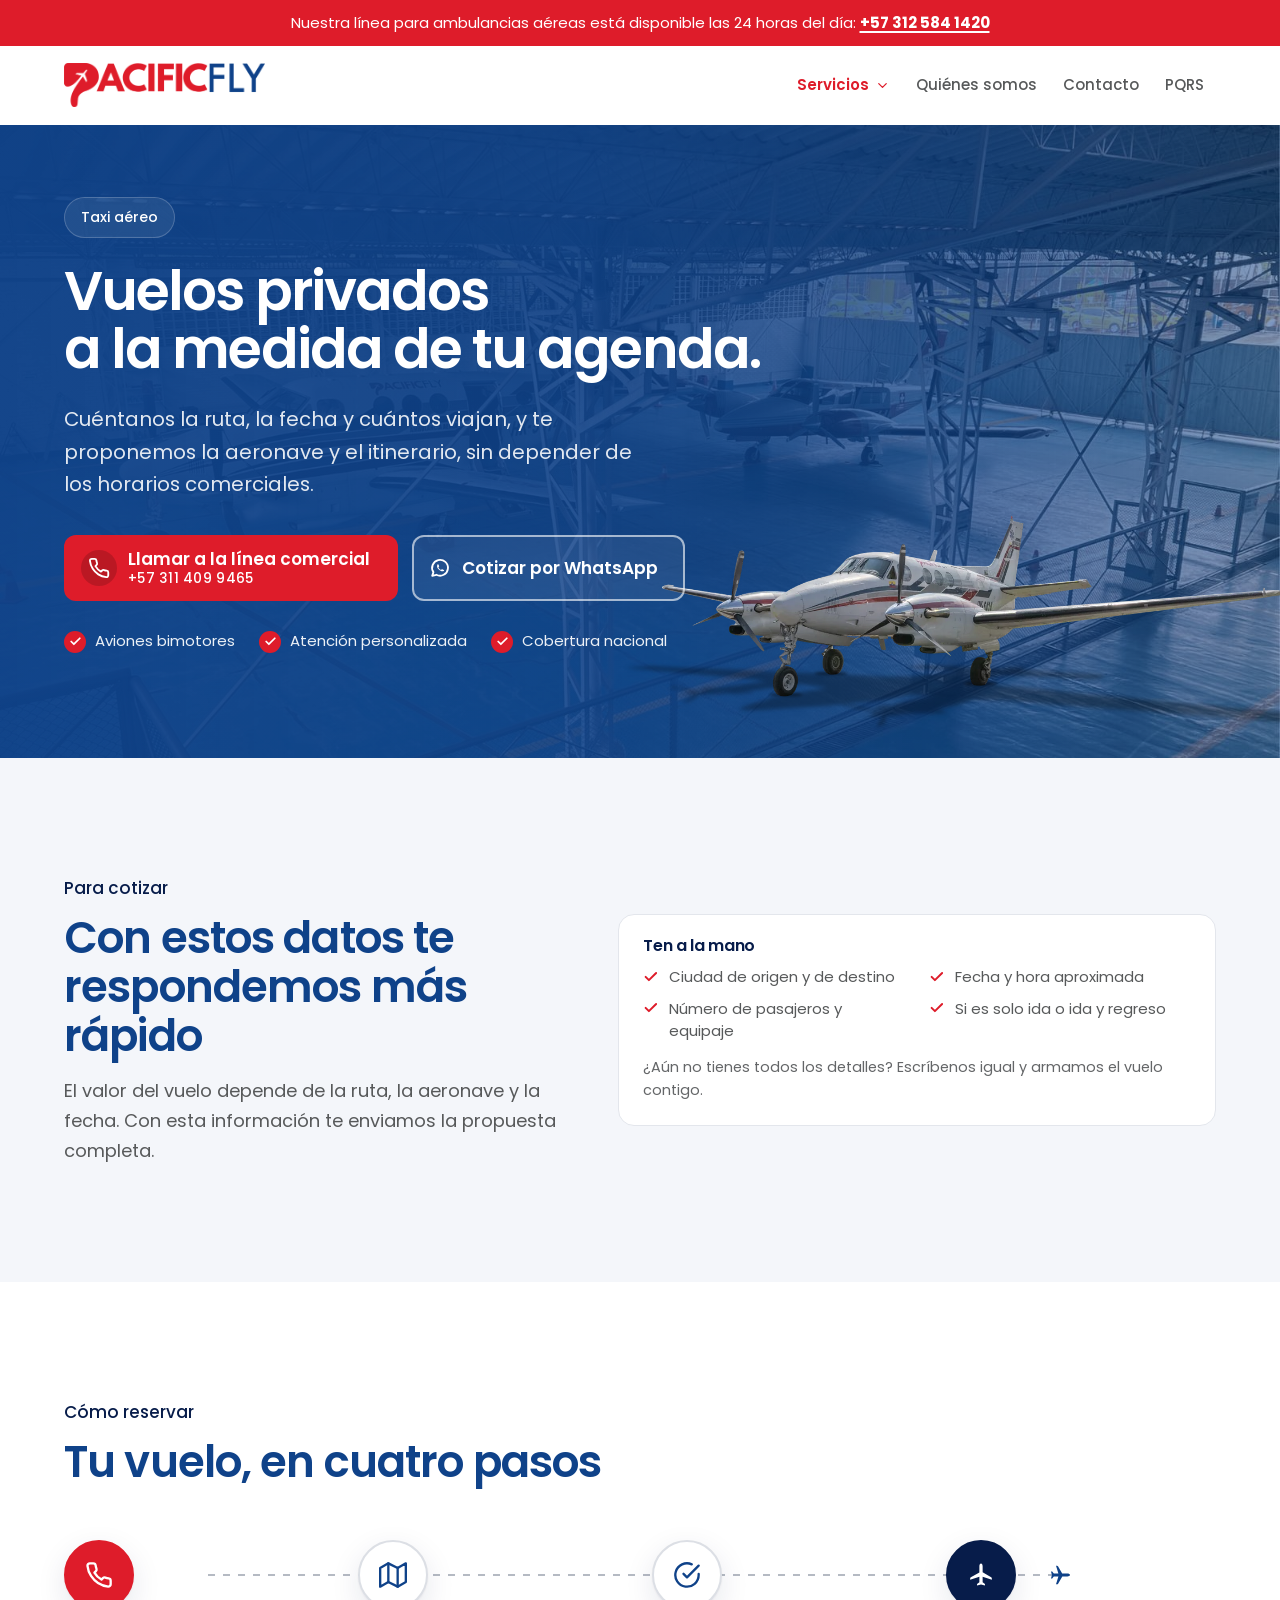
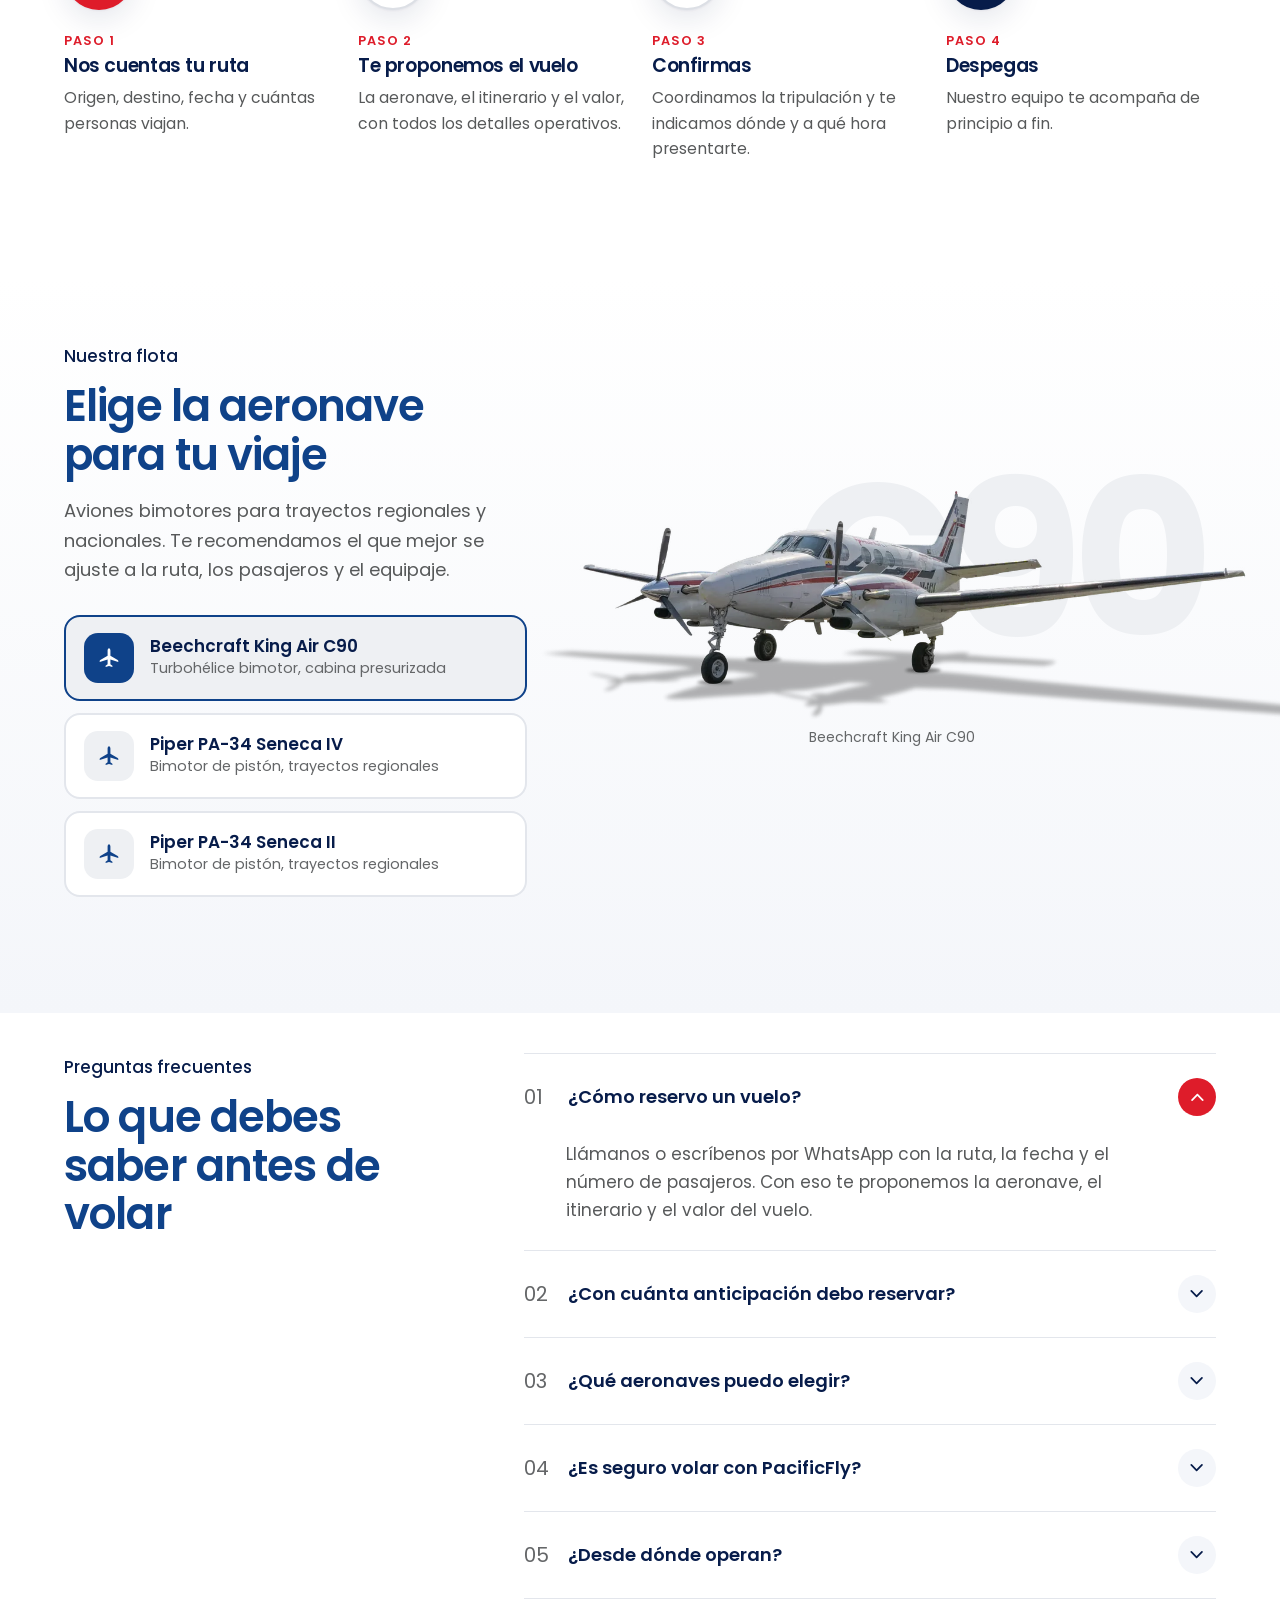
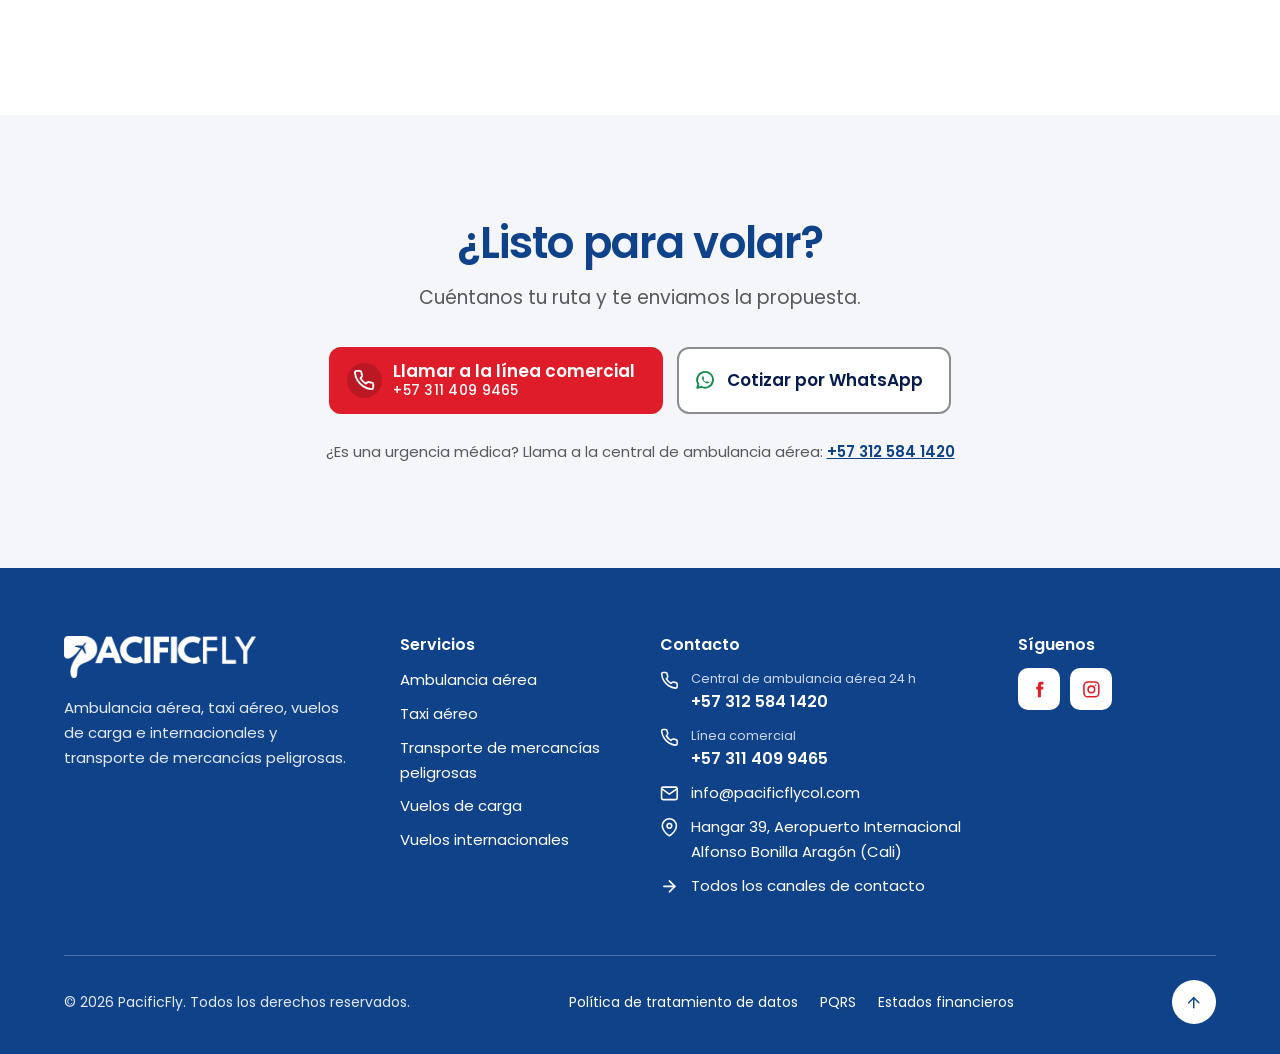
<file: taxi-aereo.html>
<!doctype html>
<html lang="es-CO">
<head>
<meta charset="utf-8">
<!-- Google Tag Manager -->
<script>(function(w,d,s,l,i){w[l]=w[l]||[];w[l].push({'gtm.start':
new Date().getTime(),event:'gtm.js'});var f=d.getElementsByTagName(s)[0],
j=d.createElement(s),dl=l!='dataLayer'?'&l='+l:'';j.async=true;j.src=
'https://www.googletagmanager.com/gtm.js?id='+i+dl;f.parentNode.insertBefore(j,f);
})(window,document,'script','dataLayer','GTM-M5Q6JZFH');</script>
<!-- End Google Tag Manager -->
<meta name="viewport" content="width=device-width, initial-scale=1, viewport-fit=cover">
<title>Taxi aéreo | PacificFly</title>
<meta name="description" content="Vuelos privados en taxi aéreo a la medida de tu agenda. Cuéntanos la ruta, la fecha y cuántos viajan, y te proponemos la aeronave y el itinerario.">
<meta name="theme-color" content="#0F4289">
<!-- SITIO, versión 7 (5 de octubre de 2026). Generado con _fuente/generar.py: no editar este archivo, editar _fuente/. -->
<link rel="stylesheet" href="assets/estilos.css">
<script>document.documentElement.classList.add('js')</script>
</head>
<body>
<!-- Google Tag Manager (noscript) -->
<noscript><iframe src="https://www.googletagmanager.com/ns.html?id=GTM-M5Q6JZFH"
height="0" width="0" style="display:none;visibility:hidden"></iframe></noscript>
<!-- End Google Tag Manager (noscript) -->
<script src="assets/iconos.js"></script>

<a class="saltar" href="#contenido">Saltar al contenido</a>

<div class="barra-urgencia" role="region" aria-label="Línea de ambulancias aéreas">
  <div class="contenedor barra-urgencia__in">
    <p><span class="largo">Nuestra línea para ambulancias aéreas está disponible las 24 horas del día: </span><span class="corto">Ambulancias aéreas 24 h: </span><a href="tel:+573125841420">+57 312 584 1420</a></p>
  </div>
</div>

<header class="cabecera">
  <div class="contenedor cabecera__in">
    <a class="logo" href="index.html" aria-label="PacificFly, inicio"><img src="assets/logo-pacificfly.png" alt="PacificFly" width="900" height="197"></a>
    <nav class="nav" aria-label="Principal">
      <div class="nav__grupo">
        <button class="nav__servicios nav__servicios--activo" type="button" aria-expanded="false" aria-controls="menu-servicios">Servicios<svg class="icono"><use href="#i-abajo"/></svg></button>
        <ul class="nav__desplegable" id="menu-servicios" hidden>
          <li><a href="index.html">Ambulancia aérea</a></li>
          <li><a href="taxi-aereo.html" aria-current="page">Taxi aéreo</a></li>
          <li><a href="mercancias-peligrosas.html">Mercancías peligrosas</a></li>
          <li><a href="vuelos-de-carga.html">Vuelos de carga</a></li>
          <li><a href="vuelos-internacionales.html">Vuelos internacionales</a></li>
        </ul>
      </div>
      <a href="index.html#nosotros">Quiénes somos</a>
      <a href="contacto.html">Contacto</a>
      <a href="pqrs.html">PQRS</a>
    </nav>
    <button class="menu-btn" type="button" aria-expanded="false" aria-controls="menu-movil" aria-label="Abrir menú"><svg class="icono"><use href="#i-menu"/></svg></button>
  </div>
  <div id="menu-movil" class="menu-movil" hidden>
    <nav class="contenedor" aria-label="Menú">
      <p class="menu-movil__titulo">Servicios</p>
      <a href="index.html">Ambulancia aérea</a>
      <a href="taxi-aereo.html" aria-current="page">Taxi aéreo</a>
      <a href="mercancias-peligrosas.html">Mercancías peligrosas</a>
      <a href="vuelos-de-carga.html">Vuelos de carga</a>
      <a href="vuelos-internacionales.html">Vuelos internacionales</a>
      <a href="index.html#nosotros">Quiénes somos</a>
      <a href="contacto.html">Contacto</a>
      <a href="pqrs.html">PQRS</a>
    </nav>
  </div>
</header>

<main id="contenido">

  <section class="hero hero--servicio oscuro" id="inicio" aria-labelledby="titulo-taxi">
    <div class="hero__fondo" aria-hidden="true"></div>
    <img class="hero__avion" src="assets/king-air-c90.webp" alt="" aria-hidden="true" width="1300" height="391">
    <div class="contenedor">
      <div class="hero__texto">
        <p class="chip-vivo">Taxi aéreo</p>
        <h1 id="titulo-taxi">Vuelos privados<br class="solo-escritorio"> a la medida de tu agenda.</h1>
        <p class="hero__lead">Cuéntanos la ruta, la fecha y cuántos viajan, y te proponemos la aeronave y el itinerario, sin depender de los horarios comerciales.</p>
        <div class="hero__acciones">
          <a class="btn btn--llamar btn--xl" href="tel:+573114099465">
            <span class="timbre"><svg class="icono"><use href="#i-tel"/></svg></span>
            <span class="btn__txt"><span>Llamar a la línea comercial</span><small>+57 311 409 9465</small></span>
          </a>
          <a class="btn btn--wa btn--xl" href="https://wa.me/573114099465?text=Hola%2C%20quiero%20cotizar%20un%20vuelo%20en%20taxi%20a%C3%A9reo." target="_blank" rel="noopener"><svg class="icono"><use href="#i-wa"/></svg>Cotizar por WhatsApp</a>
        </div>
        <ul class="hero__garantias">
          <li><span class="check-circulo"><svg class="icono"><use href="#i-check"/></svg></span>Aviones bimotores</li>
          <li><span class="check-circulo"><svg class="icono"><use href="#i-check"/></svg></span>Atención personalizada</li>
          <li><span class="check-circulo"><svg class="icono"><use href="#i-check"/></svg></span>Cobertura nacional</li>
        </ul>
      </div>
    </div>
  </section>

  <!-- Qué se necesita para cotizar -->
  <section class="seccion cobertura" aria-labelledby="req-titulo">
    <div class="contenedor requisitos">
      <div class="revelar">
        <p class="ceja">Para cotizar</p>
        <h2 id="req-titulo">Con estos datos te respondemos más rápido</h2>
        <p class="intro">El valor del vuelo depende de la ruta, la aeronave y la fecha. Con esta información te enviamos la propuesta completa.</p>
      </div>
      <div class="tener revelar">
        <h3>Ten a la mano</h3>
        <ul class="checklist checklist--2">
          <li><svg class="icono"><use href="#i-check"/></svg>Ciudad de origen y de destino</li>
          <li><svg class="icono"><use href="#i-check"/></svg>Fecha y hora aproximada</li>
          <li><svg class="icono"><use href="#i-check"/></svg>Número de pasajeros y equipaje</li>
          <li><svg class="icono"><use href="#i-check"/></svg>Si es solo ida o ida y regreso</li>
        </ul>
        <p class="tener__nota">¿Aún no tienes todos los detalles? Escríbenos igual y armamos el vuelo contigo.</p>
      </div>
    </div>
  </section>

  <!-- Cómo reservar -->
  <section class="seccion" aria-labelledby="proceso-titulo">
    <div class="contenedor">
      <div class="revelar">
        <p class="ceja">Cómo reservar</p>
        <h2 id="proceso-titulo">Tu vuelo, en cuatro pasos</h2>
      </div>
      <div class="pasos revelar">
        <div class="pasos__ruta" aria-hidden="true"><svg class="pasos__avion"><use href="#i-avion"/></svg></div>
        <div class="pasos__progreso" aria-hidden="true"></div>
        <ol class="pasos__lista">
          <li class="paso"><span class="paso__icono"><svg class="icono"><use href="#i-tel"/></svg></span><span class="paso__num">PASO 1</span><h3>Nos cuentas tu ruta</h3><p>Origen, destino, fecha y cuántas personas viajan.</p></li>
          <li class="paso"><span class="paso__icono"><svg class="icono"><use href="#i-ruta"/></svg></span><span class="paso__num">PASO 2</span><h3>Te proponemos el vuelo</h3><p>La aeronave, el itinerario y el valor, con todos los detalles operativos.</p></li>
          <li class="paso"><span class="paso__icono"><svg class="icono"><use href="#i-check-circulo"/></svg></span><span class="paso__num">PASO 3</span><h3>Confirmas</h3><p>Coordinamos la tripulación y te indicamos dónde y a qué hora presentarte.</p></li>
          <li class="paso"><span class="paso__icono"><svg class="icono"><use href="#i-avion"/></svg></span><span class="paso__num">PASO 4</span><h3>Despegas</h3><p>Nuestro equipo te acompaña de principio a fin.</p></li>
        </ol>
      </div>
    </div>
  </section>

  <!-- Flota -->
  <section class="seccion flota" id="flota" aria-labelledby="flota-titulo">
    <div class="contenedor flota__in">
      <div class="revelar">
        <p class="ceja">Nuestra flota</p>
        <h2 id="flota-titulo">Elige la aeronave para tu viaje</h2>
        <p class="intro">Aviones bimotores para trayectos regionales y nacionales. Te recomendamos el que mejor se ajuste a la ruta, los pasajeros y el equipaje.</p>
        <div class="flota__lista" role="tablist" aria-label="Aeronaves de la flota">
          <button class="flota__tab" type="button" role="tab" id="tab-c90" aria-selected="true" aria-controls="flota-panel" data-imagen="assets/king-air-c90.webp" data-alt="Beechcraft King Air C90 de PacificFly en plataforma" data-marca="C90" data-nombre="Beechcraft King Air C90"><span class="icono-caja"><svg class="icono"><use href="#i-avion"/></svg></span><span><strong>Beechcraft King Air C90</strong><small>Turbohélice bimotor, cabina presurizada</small></span></button>
          <button class="flota__tab" type="button" role="tab" id="tab-seneca4" aria-selected="false" tabindex="-1" aria-controls="flota-panel" data-imagen="assets/seneca-iv.webp" data-alt="Piper PA-34 Seneca IV de PacificFly en plataforma" data-marca="IV" data-nombre="Piper PA-34 Seneca IV"><span class="icono-caja"><svg class="icono"><use href="#i-avion"/></svg></span><span><strong>Piper PA-34 Seneca IV</strong><small>Bimotor de pistón, trayectos regionales</small></span></button>
          <button class="flota__tab" type="button" role="tab" id="tab-seneca2" aria-selected="false" tabindex="-1" aria-controls="flota-panel" data-imagen="assets/seneca-ii.jpg" data-estudio="si" data-alt="Piper PA-34 Seneca II de PacificFly, matrícula HK-5011" data-marca="II" data-nombre="Piper PA-34 Seneca II"><span class="icono-caja"><svg class="icono"><use href="#i-avion"/></svg></span><span><strong>Piper PA-34 Seneca II</strong><small>Bimotor de pistón, trayectos regionales</small></span></button>
        </div>
      </div>
      <figure class="flota__img revelar" id="flota-panel" role="tabpanel" aria-labelledby="tab-c90" data-marca="C90">
        <img class="flota__foto" id="flota-foto" src="assets/king-air-c90.webp" alt="Beechcraft King Air C90 de PacificFly en plataforma" loading="lazy" width="1300" height="391">
        <div class="flota__pendiente" id="flota-pendiente" hidden><svg class="icono"><use href="#i-avion"/></svg><p>Foto pendiente<strong id="flota-pendiente-nombre"></strong></p></div>
        <figcaption id="flota-pie">Beechcraft King Air C90</figcaption>
      </figure>
    </div>
  </section>

  <!-- Preguntas frecuentes -->
  <section class="seccion" id="preguntas" aria-labelledby="faq-titulo" style="padding-top:40px">
    <div class="contenedor faq__in">
      <div class="faq__intro revelar">
        <p class="ceja">Preguntas frecuentes</p>
        <h2 id="faq-titulo">Lo que debes saber antes de volar</h2>
      </div>
      <div class="acordeon revelar">
        <div class="acordeon__item"><h3><button class="acordeon__btn" type="button" aria-expanded="true" aria-controls="r1" id="p1"><span class="acordeon__num">01</span><span class="acordeon__txt">¿Cómo reservo un vuelo?</span><span class="acordeon__flecha"><svg class="icono"><use href="#i-abajo"/></svg></span></button></h3>
          <div class="acordeon__panel" id="r1" role="region" aria-labelledby="p1"><p>Llámanos o escríbenos por WhatsApp con la ruta, la fecha y el número de pasajeros. Con eso te proponemos la aeronave, el itinerario y el valor del vuelo.</p></div></div>
        <div class="acordeon__item"><h3><button class="acordeon__btn" type="button" aria-expanded="false" aria-controls="r2" id="p2"><span class="acordeon__num">02</span><span class="acordeon__txt">¿Con cuánta anticipación debo reservar?</span><span class="acordeon__flecha"><svg class="icono"><use href="#i-abajo"/></svg></span></button></h3>
          <div class="acordeon__panel" id="r2" role="region" aria-labelledby="p2" hidden><p>Mientras antes reserves, más opciones de horario y de aeronave tendrás. Si necesitas volar hoy o mañana, llámanos y revisamos la disponibilidad.</p></div></div>
        <div class="acordeon__item"><h3><button class="acordeon__btn" type="button" aria-expanded="false" aria-controls="r3" id="p3"><span class="acordeon__num">03</span><span class="acordeon__txt">¿Qué aeronaves puedo elegir?</span><span class="acordeon__flecha"><svg class="icono"><use href="#i-abajo"/></svg></span></button></h3>
          <div class="acordeon__panel" id="r3" role="region" aria-labelledby="p3" hidden><p>Bimotores como el Beechcraft King Air C90 y los Piper PA-34 Seneca. Te recomendamos el que mejor se ajuste a la ruta, los pasajeros y el equipaje.</p></div></div>
        <div class="acordeon__item"><h3><button class="acordeon__btn" type="button" aria-expanded="false" aria-controls="r4" id="p4"><span class="acordeon__num">04</span><span class="acordeon__txt">¿Es seguro volar con PacificFly?</span><span class="acordeon__flecha"><svg class="icono"><use href="#i-abajo"/></svg></span></button></h3>
          <div class="acordeon__panel" id="r4" role="region" aria-labelledby="p4" hidden><p>Operamos con aeronaves bimotores, con el mantenimiento al día y tripulaciones entrenadas. Antes de cada vuelo revisamos la ruta, el clima y la pista de destino.</p></div></div>
        <div class="acordeon__item"><h3><button class="acordeon__btn" type="button" aria-expanded="false" aria-controls="r5" id="p5"><span class="acordeon__num">05</span><span class="acordeon__txt">¿Desde dónde operan?</span><span class="acordeon__flecha"><svg class="icono"><use href="#i-abajo"/></svg></span></button></h3>
          <div class="acordeon__panel" id="r5" role="region" aria-labelledby="p5" hidden><p>Nuestra base principal está en el hangar 39 del Aeropuerto Internacional Alfonso Bonilla Aragón, que sirve a Cali, y volamos a toda Colombia.</p></div></div>
      </div>
    </div>
  </section>

  <section class="final" aria-labelledby="final-titulo">
    <div class="contenedor revelar">
      <h2 id="final-titulo">¿Listo para volar?</h2>
      <p>Cuéntanos tu ruta y te enviamos la propuesta.</p>
      <div class="final__acciones">
        <a class="btn btn--llamar btn--xl" href="tel:+573114099465"><span class="timbre"><svg class="icono"><use href="#i-tel"/></svg></span><span class="btn__txt"><span>Llamar a la línea comercial</span><small>+57 311 409 9465</small></span></a>
        <a class="btn btn--wa-claro btn--xl" href="https://wa.me/573114099465?text=Hola%2C%20quiero%20cotizar%20un%20vuelo%20en%20taxi%20a%C3%A9reo." target="_blank" rel="noopener"><svg class="icono"><use href="#i-wa"/></svg>Cotizar por WhatsApp</a>
      </div>
      <p class="final__nota">¿Es una urgencia médica? Llama a la central de ambulancia aérea: <a href="tel:+573125841420">+57 312 584 1420</a></p>
    </div>
  </section>
</main>

<footer class="pie">
  <div class="contenedor">
    <div class="pie__grid">
      <div class="pie__marca">
        <img src="assets/logo-pacificfly-blanco.png" alt="PacificFly" width="900" height="197" loading="lazy">
        <p>Ambulancia aérea, taxi aéreo, vuelos de carga e internacionales y transporte de mercancías peligrosas.</p>
      </div>
      <div>
        <h2>Servicios</h2>
        <ul>
          <li><a href="index.html">Ambulancia aérea</a></li>
          <li><a href="taxi-aereo.html">Taxi aéreo</a></li>
          <li><a href="mercancias-peligrosas.html">Transporte de mercancías peligrosas</a></li>
          <li><a href="vuelos-de-carga.html">Vuelos de carga</a></li>
          <li><a href="vuelos-internacionales.html">Vuelos internacionales</a></li>
        </ul>
      </div>
      <div>
        <h2>Contacto</h2>
        <ul class="pie__contacto">
          <li><svg class="icono"><use href="#i-tel"/></svg><span><span class="pie__etq">Central de ambulancia aérea 24 h</span><a class="pie__tel" href="tel:+573125841420">+57 312 584 1420</a></span></li>
          <li><svg class="icono"><use href="#i-tel"/></svg><span><span class="pie__etq">Línea comercial</span><a class="pie__tel" href="tel:+573114099465">+57 311 409 9465</a></span></li>
          <li><svg class="icono"><use href="#i-correo"/></svg><a href="mailto:info@pacificflycol.com">info@pacificflycol.com</a></li>
          <li><svg class="icono"><use href="#i-pin"/></svg><span>Hangar 39, Aeropuerto Internacional Alfonso Bonilla Aragón (Cali)</span></li>
          <li><svg class="icono"><use href="#i-flecha"/></svg><a href="contacto.html">Todos los canales de contacto</a></li>
        </ul>
      </div>
      <div>
        <h2>Síguenos</h2>
        <div class="redes">
          <a href="#" aria-label="PacificFly en Facebook"><svg class="icono"><use href="#i-fb"/></svg></a>
          <a href="#" aria-label="PacificFly en Instagram"><svg class="icono"><use href="#i-ig"/></svg></a>
        </div>
      </div>
    </div>
    <div class="pie__base">
      <p>© <span id="anio">2026</span> PacificFly. Todos los derechos reservados.</p>
      <nav class="pie__legal" aria-label="Información legal">
        <a href="politica-de-datos.html">Política de tratamiento de datos</a>
        <a href="pqrs.html">PQRS</a>
        <a href="#">Estados financieros</a>
      </nav>
      <a class="subir" href="#inicio" aria-label="Volver arriba"><svg class="icono"><use href="#i-arriba"/></svg></a>
    </div>
  </div>
</footer>

<nav class="barra-movil" aria-label="Contacto rápido">
  <a class="btn btn--llamar" href="tel:+573114099465"><svg class="icono"><use href="#i-tel"/></svg>Llamar</a>
  <a class="btn btn--wa-claro" href="https://wa.me/573114099465?text=Hola%2C%20quiero%20m%C3%A1s%20informaci%C3%B3n." target="_blank" rel="noopener"><svg class="icono"><use href="#i-wa"/></svg>WhatsApp</a>
</nav>

<script src="assets/app.js"></script>
</body>
</html>
</file>
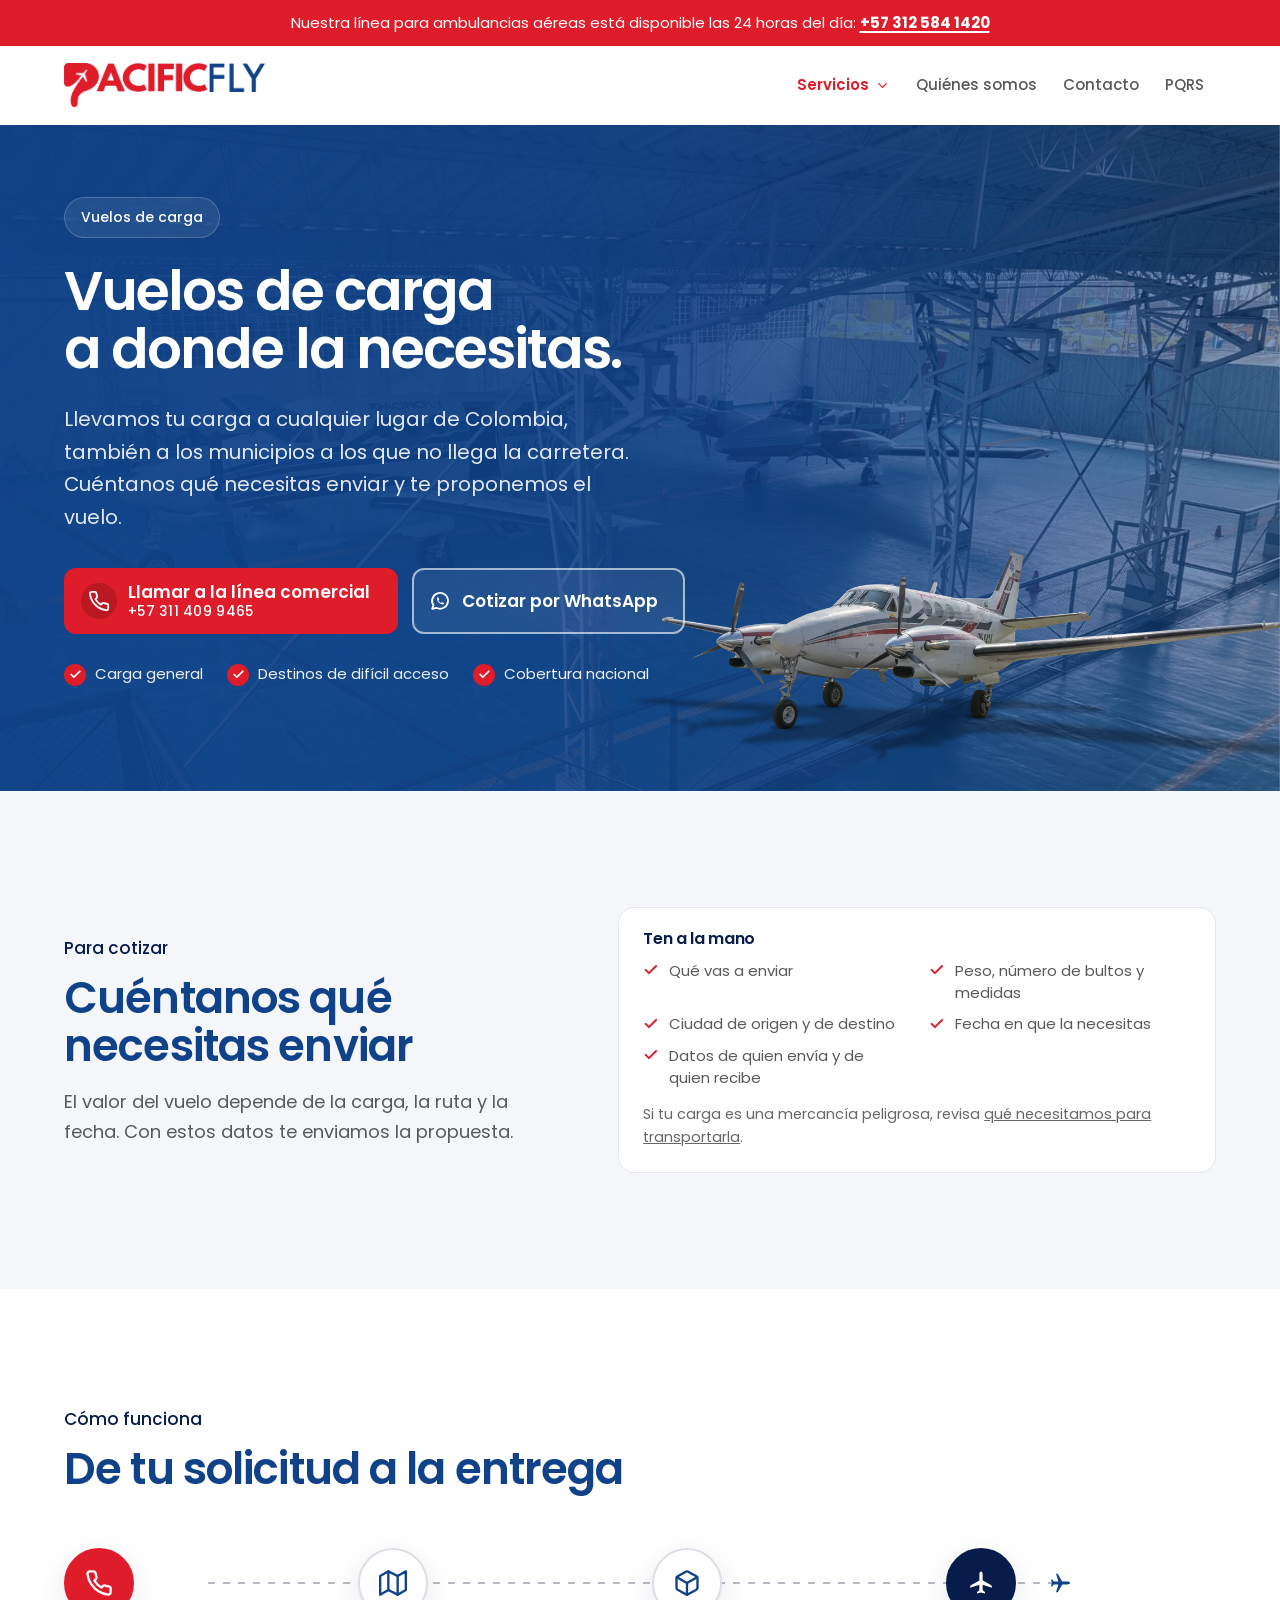
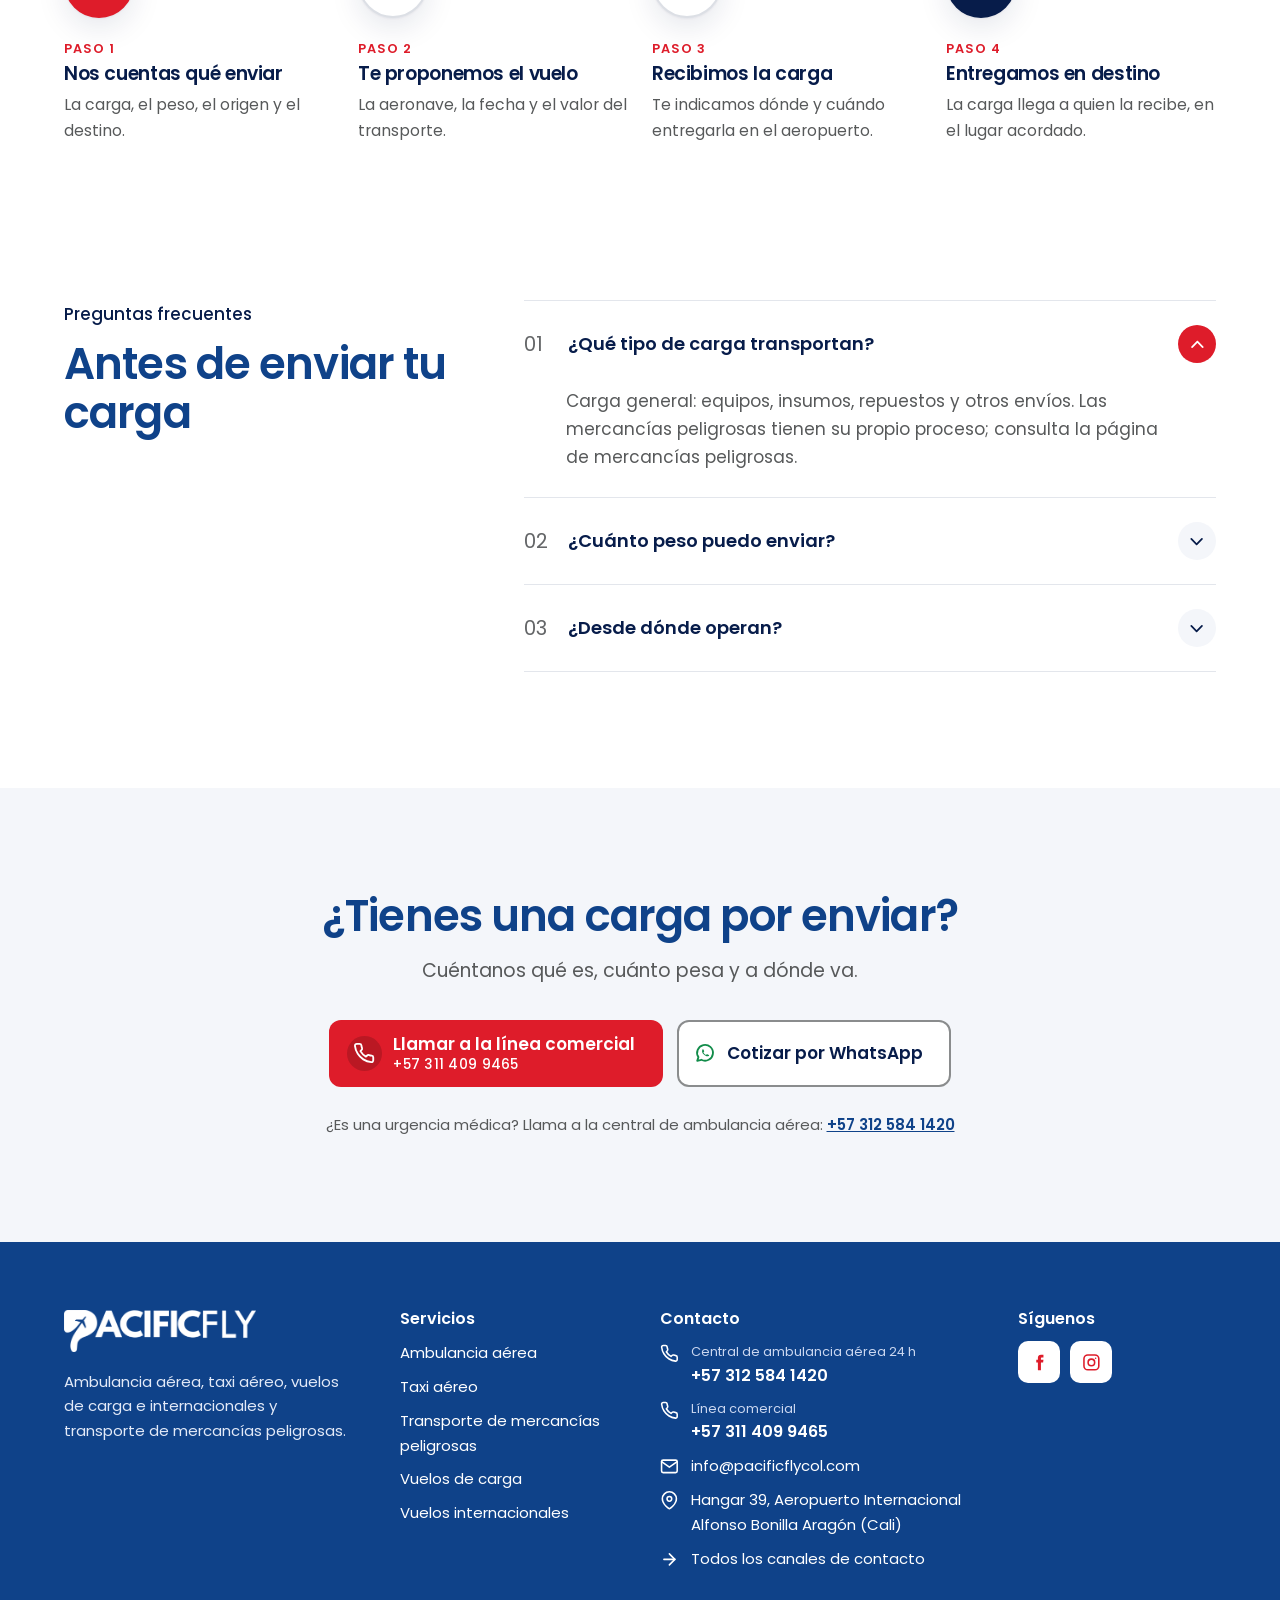
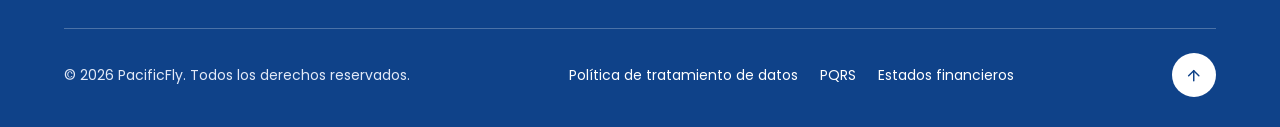
<file: vuelos-de-carga.html>
<!doctype html>
<html lang="es-CO">
<head>
<meta charset="utf-8">
<!-- Google Tag Manager -->
<script>(function(w,d,s,l,i){w[l]=w[l]||[];w[l].push({'gtm.start':
new Date().getTime(),event:'gtm.js'});var f=d.getElementsByTagName(s)[0],
j=d.createElement(s),dl=l!='dataLayer'?'&l='+l:'';j.async=true;j.src=
'https://www.googletagmanager.com/gtm.js?id='+i+dl;f.parentNode.insertBefore(j,f);
})(window,document,'script','dataLayer','GTM-M5Q6JZFH');</script>
<!-- End Google Tag Manager -->
<meta name="viewport" content="width=device-width, initial-scale=1, viewport-fit=cover">
<title>Vuelos de carga | PacificFly</title>
<meta name="description" content="Vuelos de carga a cualquier lugar de Colombia, también a los municipios a los que no llega la carretera.">
<meta name="theme-color" content="#0F4289">
<!-- SITIO, versión 7 (5 de octubre de 2026). Generado con _fuente/generar.py: no editar este archivo, editar _fuente/. -->
<link rel="stylesheet" href="assets/estilos.css">
<script>document.documentElement.classList.add('js')</script>
</head>
<body>
<!-- Google Tag Manager (noscript) -->
<noscript><iframe src="https://www.googletagmanager.com/ns.html?id=GTM-M5Q6JZFH"
height="0" width="0" style="display:none;visibility:hidden"></iframe></noscript>
<!-- End Google Tag Manager (noscript) -->
<script src="assets/iconos.js"></script>

<a class="saltar" href="#contenido">Saltar al contenido</a>

<div class="barra-urgencia" role="region" aria-label="Línea de ambulancias aéreas">
  <div class="contenedor barra-urgencia__in">
    <p><span class="largo">Nuestra línea para ambulancias aéreas está disponible las 24 horas del día: </span><span class="corto">Ambulancias aéreas 24 h: </span><a href="tel:+573125841420">+57 312 584 1420</a></p>
  </div>
</div>

<header class="cabecera">
  <div class="contenedor cabecera__in">
    <a class="logo" href="index.html" aria-label="PacificFly, inicio"><img src="assets/logo-pacificfly.png" alt="PacificFly" width="900" height="197"></a>
    <nav class="nav" aria-label="Principal">
      <div class="nav__grupo">
        <button class="nav__servicios nav__servicios--activo" type="button" aria-expanded="false" aria-controls="menu-servicios">Servicios<svg class="icono"><use href="#i-abajo"/></svg></button>
        <ul class="nav__desplegable" id="menu-servicios" hidden>
          <li><a href="index.html">Ambulancia aérea</a></li>
          <li><a href="taxi-aereo.html">Taxi aéreo</a></li>
          <li><a href="mercancias-peligrosas.html">Mercancías peligrosas</a></li>
          <li><a href="vuelos-de-carga.html" aria-current="page">Vuelos de carga</a></li>
          <li><a href="vuelos-internacionales.html">Vuelos internacionales</a></li>
        </ul>
      </div>
      <a href="index.html#nosotros">Quiénes somos</a>
      <a href="contacto.html">Contacto</a>
      <a href="pqrs.html">PQRS</a>
    </nav>
    <button class="menu-btn" type="button" aria-expanded="false" aria-controls="menu-movil" aria-label="Abrir menú"><svg class="icono"><use href="#i-menu"/></svg></button>
  </div>
  <div id="menu-movil" class="menu-movil" hidden>
    <nav class="contenedor" aria-label="Menú">
      <p class="menu-movil__titulo">Servicios</p>
      <a href="index.html">Ambulancia aérea</a>
      <a href="taxi-aereo.html">Taxi aéreo</a>
      <a href="mercancias-peligrosas.html">Mercancías peligrosas</a>
      <a href="vuelos-de-carga.html" aria-current="page">Vuelos de carga</a>
      <a href="vuelos-internacionales.html">Vuelos internacionales</a>
      <a href="index.html#nosotros">Quiénes somos</a>
      <a href="contacto.html">Contacto</a>
      <a href="pqrs.html">PQRS</a>
    </nav>
  </div>
</header>

<main id="contenido">

  <section class="hero hero--servicio oscuro" id="inicio" aria-labelledby="titulo-carga">
    <div class="hero__fondo" aria-hidden="true"></div>
    <img class="hero__avion" src="assets/king-air-c90.webp" alt="" aria-hidden="true" width="1300" height="391">
    <div class="contenedor">
      <div class="hero__texto">
        <p class="chip-vivo">Vuelos de carga</p>
        <h1 id="titulo-carga">Vuelos de carga<br class="solo-escritorio"> a donde la necesitas.</h1>
        <p class="hero__lead">Llevamos tu carga a cualquier lugar de Colombia, también a los municipios a los que no llega la carretera. Cuéntanos qué necesitas enviar y te proponemos el vuelo.</p>
        <div class="hero__acciones">
          <a class="btn btn--llamar btn--xl" href="tel:+573114099465">
            <span class="timbre"><svg class="icono"><use href="#i-tel"/></svg></span>
            <span class="btn__txt"><span>Llamar a la línea comercial</span><small>+57 311 409 9465</small></span>
          </a>
          <a class="btn btn--wa btn--xl" href="https://wa.me/573114099465?text=Hola%2C%20quiero%20cotizar%20un%20vuelo%20de%20carga." target="_blank" rel="noopener"><svg class="icono"><use href="#i-wa"/></svg>Cotizar por WhatsApp</a>
        </div>
        <ul class="hero__garantias">
          <li><span class="check-circulo"><svg class="icono"><use href="#i-check"/></svg></span>Carga general</li>
          <li><span class="check-circulo"><svg class="icono"><use href="#i-check"/></svg></span>Destinos de difícil acceso</li>
          <li><span class="check-circulo"><svg class="icono"><use href="#i-check"/></svg></span>Cobertura nacional</li>
        </ul>
      </div>
    </div>
  </section>

  <section class="seccion cobertura" aria-labelledby="req-titulo">
    <div class="contenedor requisitos">
      <div class="revelar">
        <p class="ceja">Para cotizar</p>
        <h2 id="req-titulo">Cuéntanos qué necesitas enviar</h2>
        <p class="intro">El valor del vuelo depende de la carga, la ruta y la fecha. Con estos datos te enviamos la propuesta.</p>
      </div>
      <div class="tener revelar">
        <h3>Ten a la mano</h3>
        <ul class="checklist checklist--2">
          <li><svg class="icono"><use href="#i-check"/></svg>Qué vas a enviar</li>
          <li><svg class="icono"><use href="#i-check"/></svg>Peso, número de bultos y medidas</li>
          <li><svg class="icono"><use href="#i-check"/></svg>Ciudad de origen y de destino</li>
          <li><svg class="icono"><use href="#i-check"/></svg>Fecha en que la necesitas</li>
          <li><svg class="icono"><use href="#i-check"/></svg>Datos de quien envía y de quien recibe</li>
        </ul>
        <p class="tener__nota">Si tu carga es una mercancía peligrosa, revisa <a href="mercancias-peligrosas.html">qué necesitamos para transportarla</a>.</p>
      </div>
    </div>
  </section>

  <section class="seccion" aria-labelledby="proceso-titulo">
    <div class="contenedor">
      <div class="revelar">
        <p class="ceja">Cómo funciona</p>
        <h2 id="proceso-titulo">De tu solicitud a la entrega</h2>
      </div>
      <div class="pasos revelar" style="--n:4">
        <div class="pasos__ruta" aria-hidden="true"><svg class="pasos__avion"><use href="#i-avion"/></svg></div>
        <div class="pasos__progreso" aria-hidden="true"></div>
        <ol class="pasos__lista">
          <li class="paso"><span class="paso__icono"><svg class="icono"><use href="#i-tel"/></svg></span><span class="paso__num">PASO 1</span><h3>Nos cuentas qué enviar</h3><p>La carga, el peso, el origen y el destino.</p></li>
          <li class="paso"><span class="paso__icono"><svg class="icono"><use href="#i-ruta"/></svg></span><span class="paso__num">PASO 2</span><h3>Te proponemos el vuelo</h3><p>La aeronave, la fecha y el valor del transporte.</p></li>
          <li class="paso"><span class="paso__icono"><svg class="icono"><use href="#i-caja"/></svg></span><span class="paso__num">PASO 3</span><h3>Recibimos la carga</h3><p>Te indicamos dónde y cuándo entregarla en el aeropuerto.</p></li>
          <li class="paso"><span class="paso__icono"><svg class="icono"><use href="#i-avion"/></svg></span><span class="paso__num">PASO 4</span><h3>Entregamos en destino</h3><p>La carga llega a quien la recibe, en el lugar acordado.</p></li>
        </ol>
      </div>
    </div>
  </section>

  <section class="seccion" id="preguntas" aria-labelledby="faq-titulo" style="padding-top:40px">
    <div class="contenedor faq__in">
      <div class="faq__intro revelar">
        <p class="ceja">Preguntas frecuentes</p>
        <h2 id="faq-titulo">Antes de enviar tu carga</h2>
      </div>
      <div class="acordeon revelar">
        <div class="acordeon__item"><h3><button class="acordeon__btn" type="button" aria-expanded="true" aria-controls="r1" id="p1"><span class="acordeon__num">01</span><span class="acordeon__txt">¿Qué tipo de carga transportan?</span><span class="acordeon__flecha"><svg class="icono"><use href="#i-abajo"/></svg></span></button></h3>
          <div class="acordeon__panel" id="r1" role="region" aria-labelledby="p1"><p>Carga general: equipos, insumos, repuestos y otros envíos. Las mercancías peligrosas tienen su propio proceso; consulta la página de mercancías peligrosas.</p></div></div>
        <div class="acordeon__item"><h3><button class="acordeon__btn" type="button" aria-expanded="false" aria-controls="r2" id="p2"><span class="acordeon__num">02</span><span class="acordeon__txt">¿Cuánto peso puedo enviar?</span><span class="acordeon__flecha"><svg class="icono"><use href="#i-abajo"/></svg></span></button></h3>
          <div class="acordeon__panel" id="r2" role="region" aria-labelledby="p2" hidden><p>Depende de la aeronave y de la ruta. Cuéntanos el peso y las medidas, y te decimos qué avión puede llevarla.</p></div></div>
        <div class="acordeon__item"><h3><button class="acordeon__btn" type="button" aria-expanded="false" aria-controls="r3" id="p3"><span class="acordeon__num">03</span><span class="acordeon__txt">¿Desde dónde operan?</span><span class="acordeon__flecha"><svg class="icono"><use href="#i-abajo"/></svg></span></button></h3>
          <div class="acordeon__panel" id="r3" role="region" aria-labelledby="p3" hidden><p>Nuestra base principal está en el hangar 39 del Aeropuerto Internacional Alfonso Bonilla Aragón, que sirve a Cali, y volamos a toda Colombia.</p></div></div>
      </div>
    </div>
  </section>

  <section class="final" aria-labelledby="final-titulo">
    <div class="contenedor revelar">
      <h2 id="final-titulo">¿Tienes una carga por enviar?</h2>
      <p>Cuéntanos qué es, cuánto pesa y a dónde va.</p>
      <div class="final__acciones">
        <a class="btn btn--llamar btn--xl" href="tel:+573114099465"><span class="timbre"><svg class="icono"><use href="#i-tel"/></svg></span><span class="btn__txt"><span>Llamar a la línea comercial</span><small>+57 311 409 9465</small></span></a>
        <a class="btn btn--wa-claro btn--xl" href="https://wa.me/573114099465?text=Hola%2C%20quiero%20cotizar%20un%20vuelo%20de%20carga." target="_blank" rel="noopener"><svg class="icono"><use href="#i-wa"/></svg>Cotizar por WhatsApp</a>
      </div>
      <p class="final__nota">¿Es una urgencia médica? Llama a la central de ambulancia aérea: <a href="tel:+573125841420">+57 312 584 1420</a></p>
    </div>
  </section>
</main>

<footer class="pie">
  <div class="contenedor">
    <div class="pie__grid">
      <div class="pie__marca">
        <img src="assets/logo-pacificfly-blanco.png" alt="PacificFly" width="900" height="197" loading="lazy">
        <p>Ambulancia aérea, taxi aéreo, vuelos de carga e internacionales y transporte de mercancías peligrosas.</p>
      </div>
      <div>
        <h2>Servicios</h2>
        <ul>
          <li><a href="index.html">Ambulancia aérea</a></li>
          <li><a href="taxi-aereo.html">Taxi aéreo</a></li>
          <li><a href="mercancias-peligrosas.html">Transporte de mercancías peligrosas</a></li>
          <li><a href="vuelos-de-carga.html">Vuelos de carga</a></li>
          <li><a href="vuelos-internacionales.html">Vuelos internacionales</a></li>
        </ul>
      </div>
      <div>
        <h2>Contacto</h2>
        <ul class="pie__contacto">
          <li><svg class="icono"><use href="#i-tel"/></svg><span><span class="pie__etq">Central de ambulancia aérea 24 h</span><a class="pie__tel" href="tel:+573125841420">+57 312 584 1420</a></span></li>
          <li><svg class="icono"><use href="#i-tel"/></svg><span><span class="pie__etq">Línea comercial</span><a class="pie__tel" href="tel:+573114099465">+57 311 409 9465</a></span></li>
          <li><svg class="icono"><use href="#i-correo"/></svg><a href="mailto:info@pacificflycol.com">info@pacificflycol.com</a></li>
          <li><svg class="icono"><use href="#i-pin"/></svg><span>Hangar 39, Aeropuerto Internacional Alfonso Bonilla Aragón (Cali)</span></li>
          <li><svg class="icono"><use href="#i-flecha"/></svg><a href="contacto.html">Todos los canales de contacto</a></li>
        </ul>
      </div>
      <div>
        <h2>Síguenos</h2>
        <div class="redes">
          <a href="#" aria-label="PacificFly en Facebook"><svg class="icono"><use href="#i-fb"/></svg></a>
          <a href="#" aria-label="PacificFly en Instagram"><svg class="icono"><use href="#i-ig"/></svg></a>
        </div>
      </div>
    </div>
    <div class="pie__base">
      <p>© <span id="anio">2026</span> PacificFly. Todos los derechos reservados.</p>
      <nav class="pie__legal" aria-label="Información legal">
        <a href="politica-de-datos.html">Política de tratamiento de datos</a>
        <a href="pqrs.html">PQRS</a>
        <a href="#">Estados financieros</a>
      </nav>
      <a class="subir" href="#inicio" aria-label="Volver arriba"><svg class="icono"><use href="#i-arriba"/></svg></a>
    </div>
  </div>
</footer>

<nav class="barra-movil" aria-label="Contacto rápido">
  <a class="btn btn--llamar" href="tel:+573114099465"><svg class="icono"><use href="#i-tel"/></svg>Llamar</a>
  <a class="btn btn--wa-claro" href="https://wa.me/573114099465?text=Hola%2C%20quiero%20cotizar%20un%20vuelo%20de%20carga." target="_blank" rel="noopener"><svg class="icono"><use href="#i-wa"/></svg>WhatsApp</a>
</nav>

<script src="assets/app.js"></script>
</body>
</html>
</file>
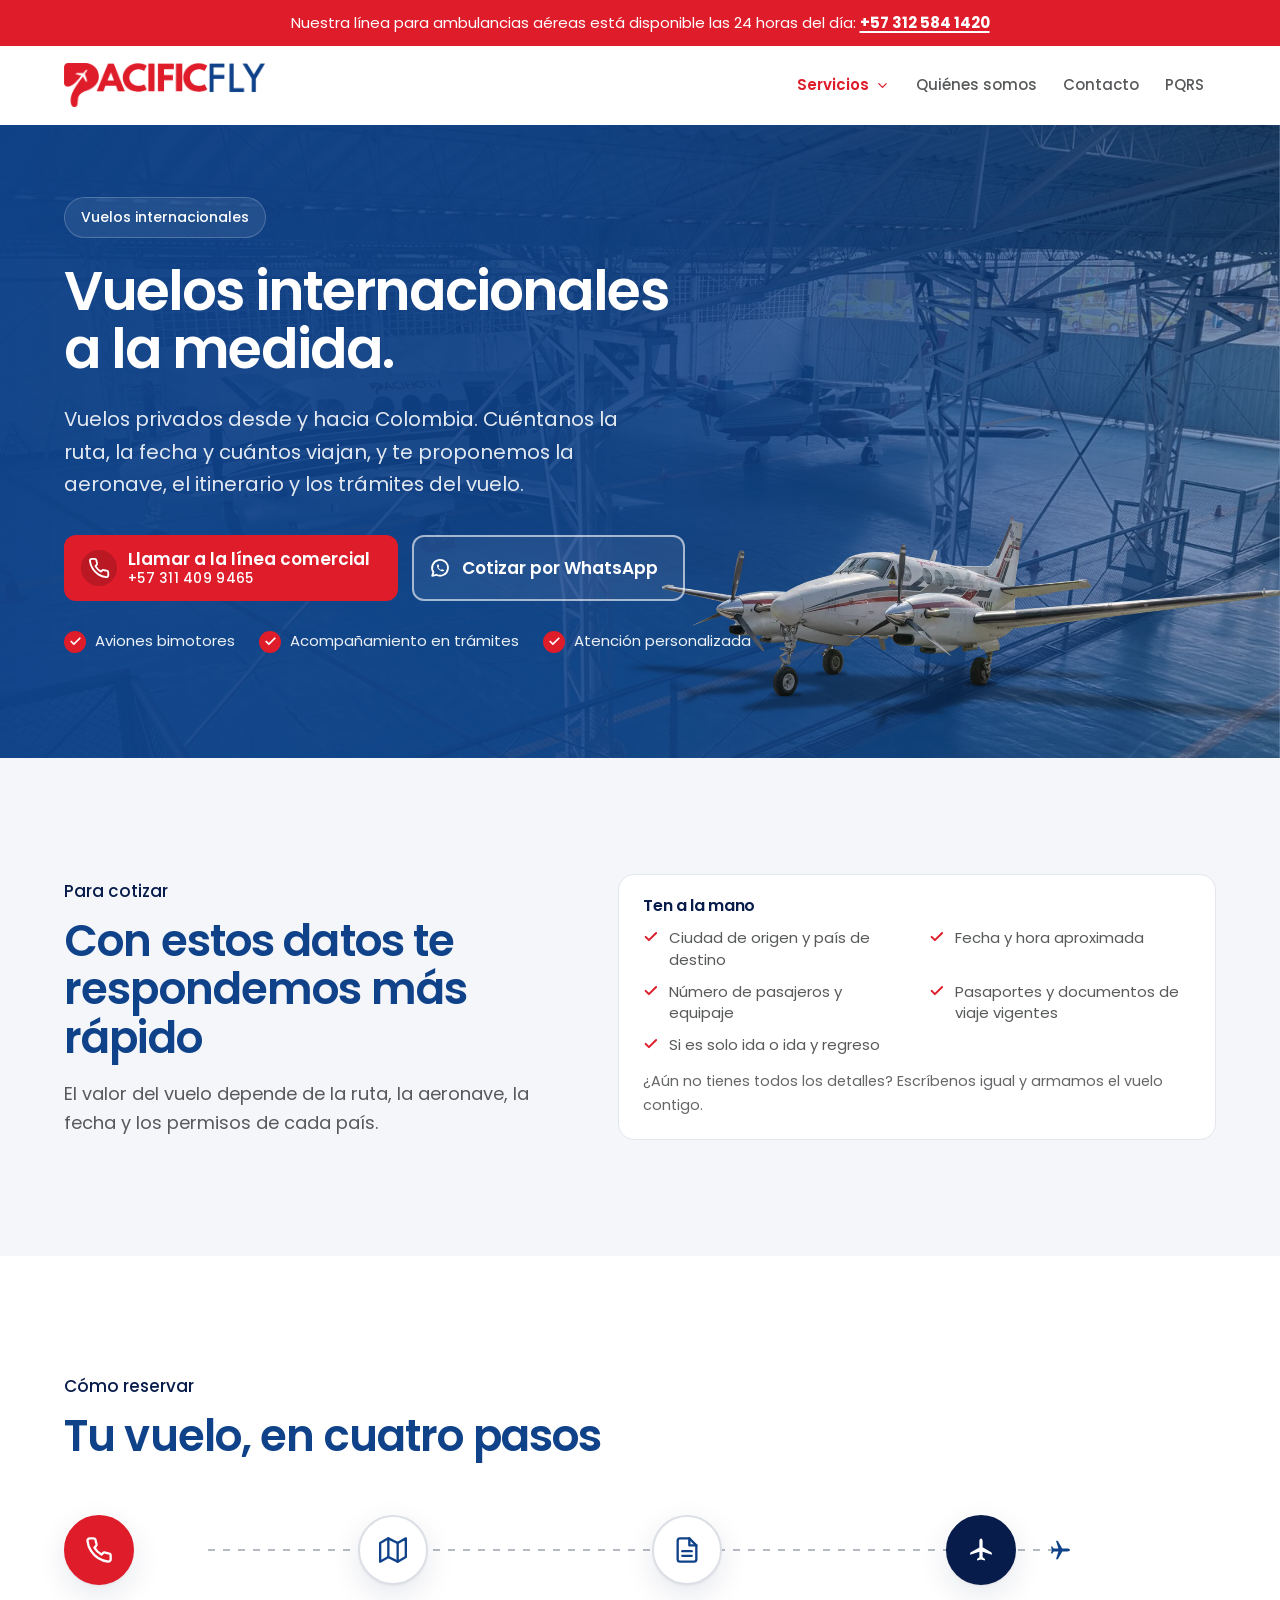
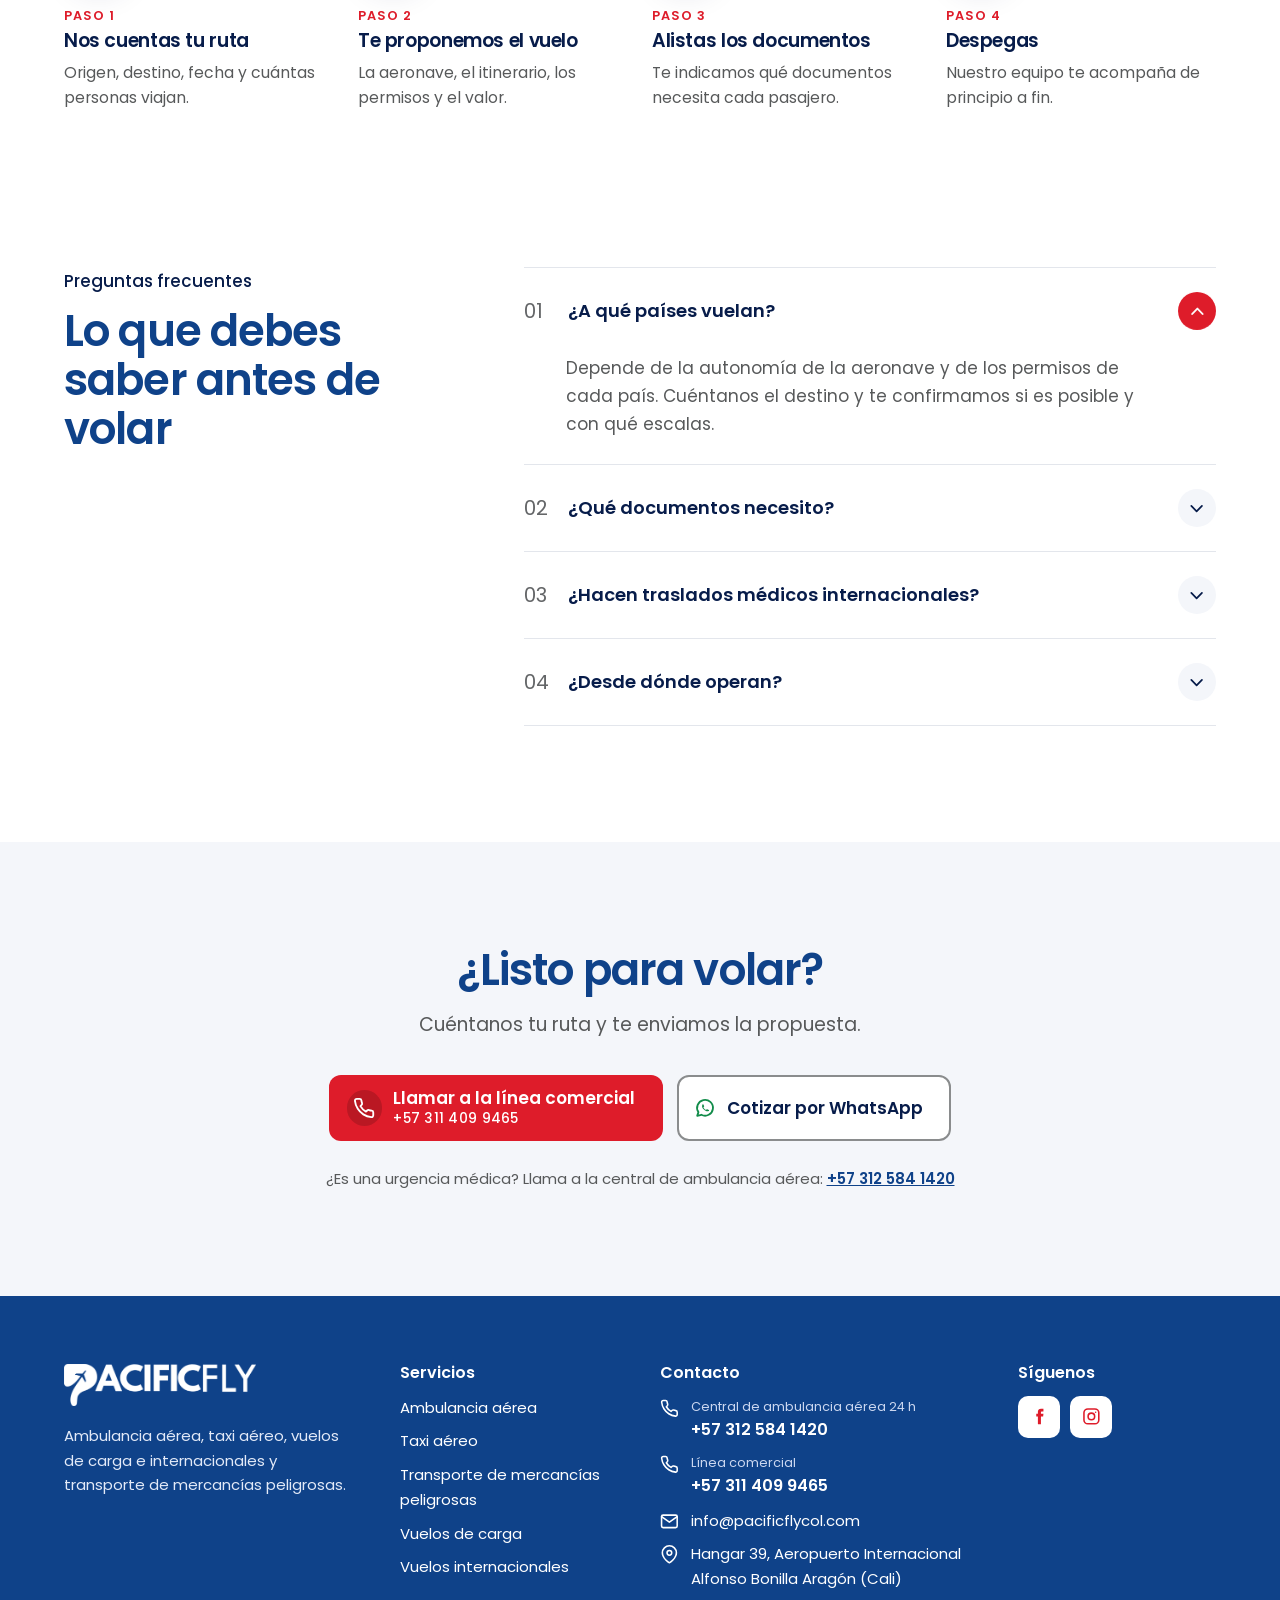
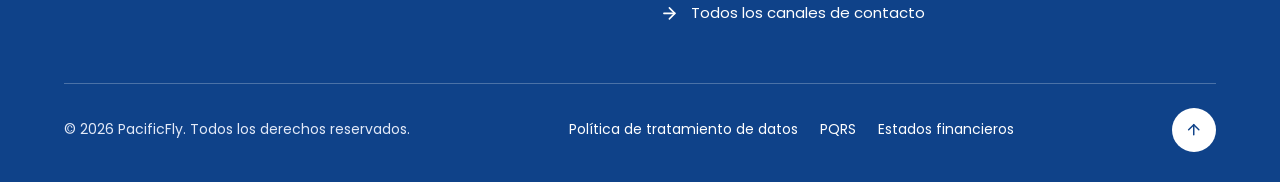
<file: vuelos-internacionales.html>
<!doctype html>
<html lang="es-CO">
<head>
<meta charset="utf-8">
<!-- Google Tag Manager -->
<script>(function(w,d,s,l,i){w[l]=w[l]||[];w[l].push({'gtm.start':
new Date().getTime(),event:'gtm.js'});var f=d.getElementsByTagName(s)[0],
j=d.createElement(s),dl=l!='dataLayer'?'&l='+l:'';j.async=true;j.src=
'https://www.googletagmanager.com/gtm.js?id='+i+dl;f.parentNode.insertBefore(j,f);
})(window,document,'script','dataLayer','GTM-M5Q6JZFH');</script>
<!-- End Google Tag Manager -->
<meta name="viewport" content="width=device-width, initial-scale=1, viewport-fit=cover">
<title>Vuelos internacionales | PacificFly</title>
<meta name="description" content="Vuelos privados desde y hacia Colombia. Te proponemos la aeronave, el itinerario y los trámites del vuelo.">
<meta name="theme-color" content="#0F4289">
<!-- SITIO, versión 7 (5 de octubre de 2026). Generado con _fuente/generar.py: no editar este archivo, editar _fuente/. -->
<link rel="stylesheet" href="assets/estilos.css">
<script>document.documentElement.classList.add('js')</script>
</head>
<body>
<!-- Google Tag Manager (noscript) -->
<noscript><iframe src="https://www.googletagmanager.com/ns.html?id=GTM-M5Q6JZFH"
height="0" width="0" style="display:none;visibility:hidden"></iframe></noscript>
<!-- End Google Tag Manager (noscript) -->
<script src="assets/iconos.js"></script>

<a class="saltar" href="#contenido">Saltar al contenido</a>

<div class="barra-urgencia" role="region" aria-label="Línea de ambulancias aéreas">
  <div class="contenedor barra-urgencia__in">
    <p><span class="largo">Nuestra línea para ambulancias aéreas está disponible las 24 horas del día: </span><span class="corto">Ambulancias aéreas 24 h: </span><a href="tel:+573125841420">+57 312 584 1420</a></p>
  </div>
</div>

<header class="cabecera">
  <div class="contenedor cabecera__in">
    <a class="logo" href="index.html" aria-label="PacificFly, inicio"><img src="assets/logo-pacificfly.png" alt="PacificFly" width="900" height="197"></a>
    <nav class="nav" aria-label="Principal">
      <div class="nav__grupo">
        <button class="nav__servicios nav__servicios--activo" type="button" aria-expanded="false" aria-controls="menu-servicios">Servicios<svg class="icono"><use href="#i-abajo"/></svg></button>
        <ul class="nav__desplegable" id="menu-servicios" hidden>
          <li><a href="index.html">Ambulancia aérea</a></li>
          <li><a href="taxi-aereo.html">Taxi aéreo</a></li>
          <li><a href="mercancias-peligrosas.html">Mercancías peligrosas</a></li>
          <li><a href="vuelos-de-carga.html">Vuelos de carga</a></li>
          <li><a href="vuelos-internacionales.html" aria-current="page">Vuelos internacionales</a></li>
        </ul>
      </div>
      <a href="index.html#nosotros">Quiénes somos</a>
      <a href="contacto.html">Contacto</a>
      <a href="pqrs.html">PQRS</a>
    </nav>
    <button class="menu-btn" type="button" aria-expanded="false" aria-controls="menu-movil" aria-label="Abrir menú"><svg class="icono"><use href="#i-menu"/></svg></button>
  </div>
  <div id="menu-movil" class="menu-movil" hidden>
    <nav class="contenedor" aria-label="Menú">
      <p class="menu-movil__titulo">Servicios</p>
      <a href="index.html">Ambulancia aérea</a>
      <a href="taxi-aereo.html">Taxi aéreo</a>
      <a href="mercancias-peligrosas.html">Mercancías peligrosas</a>
      <a href="vuelos-de-carga.html">Vuelos de carga</a>
      <a href="vuelos-internacionales.html" aria-current="page">Vuelos internacionales</a>
      <a href="index.html#nosotros">Quiénes somos</a>
      <a href="contacto.html">Contacto</a>
      <a href="pqrs.html">PQRS</a>
    </nav>
  </div>
</header>

<main id="contenido">

  <section class="hero hero--servicio oscuro" id="inicio" aria-labelledby="titulo-internacional">
    <div class="hero__fondo" aria-hidden="true"></div>
    <img class="hero__avion" src="assets/king-air-c90.webp" alt="" aria-hidden="true" width="1300" height="391">
    <div class="contenedor">
      <div class="hero__texto">
        <p class="chip-vivo">Vuelos internacionales</p>
        <h1 id="titulo-internacional">Vuelos internacionales<br class="solo-escritorio"> a la medida.</h1>
        <p class="hero__lead">Vuelos privados desde y hacia Colombia. Cuéntanos la ruta, la fecha y cuántos viajan, y te proponemos la aeronave, el itinerario y los trámites del vuelo.</p>
        <div class="hero__acciones">
          <a class="btn btn--llamar btn--xl" href="tel:+573114099465">
            <span class="timbre"><svg class="icono"><use href="#i-tel"/></svg></span>
            <span class="btn__txt"><span>Llamar a la línea comercial</span><small>+57 311 409 9465</small></span>
          </a>
          <a class="btn btn--wa btn--xl" href="https://wa.me/573114099465?text=Hola%2C%20quiero%20cotizar%20un%20vuelo%20internacional." target="_blank" rel="noopener"><svg class="icono"><use href="#i-wa"/></svg>Cotizar por WhatsApp</a>
        </div>
        <ul class="hero__garantias">
          <li><span class="check-circulo"><svg class="icono"><use href="#i-check"/></svg></span>Aviones bimotores</li>
          <li><span class="check-circulo"><svg class="icono"><use href="#i-check"/></svg></span>Acompañamiento en trámites</li>
          <li><span class="check-circulo"><svg class="icono"><use href="#i-check"/></svg></span>Atención personalizada</li>
        </ul>
      </div>
    </div>
  </section>

  <section class="seccion cobertura" aria-labelledby="req-titulo">
    <div class="contenedor requisitos">
      <div class="revelar">
        <p class="ceja">Para cotizar</p>
        <h2 id="req-titulo">Con estos datos te respondemos más rápido</h2>
        <p class="intro">El valor del vuelo depende de la ruta, la aeronave, la fecha y los permisos de cada país.</p>
      </div>
      <div class="tener revelar">
        <h3>Ten a la mano</h3>
        <ul class="checklist checklist--2">
          <li><svg class="icono"><use href="#i-check"/></svg>Ciudad de origen y país de destino</li>
          <li><svg class="icono"><use href="#i-check"/></svg>Fecha y hora aproximada</li>
          <li><svg class="icono"><use href="#i-check"/></svg>Número de pasajeros y equipaje</li>
          <li><svg class="icono"><use href="#i-check"/></svg>Pasaportes y documentos de viaje vigentes</li>
          <li><svg class="icono"><use href="#i-check"/></svg>Si es solo ida o ida y regreso</li>
        </ul>
        <p class="tener__nota">¿Aún no tienes todos los detalles? Escríbenos igual y armamos el vuelo contigo.</p>
      </div>
    </div>
  </section>

  <section class="seccion" aria-labelledby="proceso-titulo">
    <div class="contenedor">
      <div class="revelar">
        <p class="ceja">Cómo reservar</p>
        <h2 id="proceso-titulo">Tu vuelo, en cuatro pasos</h2>
      </div>
      <div class="pasos revelar" style="--n:4">
        <div class="pasos__ruta" aria-hidden="true"><svg class="pasos__avion"><use href="#i-avion"/></svg></div>
        <div class="pasos__progreso" aria-hidden="true"></div>
        <ol class="pasos__lista">
          <li class="paso"><span class="paso__icono"><svg class="icono"><use href="#i-tel"/></svg></span><span class="paso__num">PASO 1</span><h3>Nos cuentas tu ruta</h3><p>Origen, destino, fecha y cuántas personas viajan.</p></li>
          <li class="paso"><span class="paso__icono"><svg class="icono"><use href="#i-ruta"/></svg></span><span class="paso__num">PASO 2</span><h3>Te proponemos el vuelo</h3><p>La aeronave, el itinerario, los permisos y el valor.</p></li>
          <li class="paso"><span class="paso__icono"><svg class="icono"><use href="#i-documento"/></svg></span><span class="paso__num">PASO 3</span><h3>Alistas los documentos</h3><p>Te indicamos qué documentos necesita cada pasajero.</p></li>
          <li class="paso"><span class="paso__icono"><svg class="icono"><use href="#i-avion"/></svg></span><span class="paso__num">PASO 4</span><h3>Despegas</h3><p>Nuestro equipo te acompaña de principio a fin.</p></li>
        </ol>
      </div>
    </div>
  </section>

  <section class="seccion" id="preguntas" aria-labelledby="faq-titulo" style="padding-top:40px">
    <div class="contenedor faq__in">
      <div class="faq__intro revelar">
        <p class="ceja">Preguntas frecuentes</p>
        <h2 id="faq-titulo">Lo que debes saber antes de volar</h2>
      </div>
      <div class="acordeon revelar">
        <div class="acordeon__item"><h3><button class="acordeon__btn" type="button" aria-expanded="true" aria-controls="r1" id="p1"><span class="acordeon__num">01</span><span class="acordeon__txt">¿A qué países vuelan?</span><span class="acordeon__flecha"><svg class="icono"><use href="#i-abajo"/></svg></span></button></h3>
          <div class="acordeon__panel" id="r1" role="region" aria-labelledby="p1"><p>Depende de la autonomía de la aeronave y de los permisos de cada país. Cuéntanos el destino y te confirmamos si es posible y con qué escalas.</p></div></div>
        <div class="acordeon__item"><h3><button class="acordeon__btn" type="button" aria-expanded="false" aria-controls="r2" id="p2"><span class="acordeon__num">02</span><span class="acordeon__txt">¿Qué documentos necesito?</span><span class="acordeon__flecha"><svg class="icono"><use href="#i-abajo"/></svg></span></button></h3>
          <div class="acordeon__panel" id="r2" role="region" aria-labelledby="p2" hidden><p>Pasaporte vigente y, según el destino, visa u otros requisitos de ingreso. Te indicamos lo que aplica a tu viaje.</p></div></div>
        <div class="acordeon__item"><h3><button class="acordeon__btn" type="button" aria-expanded="false" aria-controls="r3" id="p3"><span class="acordeon__num">03</span><span class="acordeon__txt">¿Hacen traslados médicos internacionales?</span><span class="acordeon__flecha"><svg class="icono"><use href="#i-abajo"/></svg></span></button></h3>
          <div class="acordeon__panel" id="r3" role="region" aria-labelledby="p3" hidden><p>Para un traslado médico, comunícate con la central de ambulancia aérea al +57 312 584 1420; allí revisan tu caso.</p></div></div>
        <div class="acordeon__item"><h3><button class="acordeon__btn" type="button" aria-expanded="false" aria-controls="r4" id="p4"><span class="acordeon__num">04</span><span class="acordeon__txt">¿Desde dónde operan?</span><span class="acordeon__flecha"><svg class="icono"><use href="#i-abajo"/></svg></span></button></h3>
          <div class="acordeon__panel" id="r4" role="region" aria-labelledby="p4" hidden><p>Nuestra base principal está en el hangar 39 del Aeropuerto Internacional Alfonso Bonilla Aragón, que sirve a Cali, y volamos a toda Colombia.</p></div></div>
      </div>
    </div>
  </section>

  <section class="final" aria-labelledby="final-titulo">
    <div class="contenedor revelar">
      <h2 id="final-titulo">¿Listo para volar?</h2>
      <p>Cuéntanos tu ruta y te enviamos la propuesta.</p>
      <div class="final__acciones">
        <a class="btn btn--llamar btn--xl" href="tel:+573114099465"><span class="timbre"><svg class="icono"><use href="#i-tel"/></svg></span><span class="btn__txt"><span>Llamar a la línea comercial</span><small>+57 311 409 9465</small></span></a>
        <a class="btn btn--wa-claro btn--xl" href="https://wa.me/573114099465?text=Hola%2C%20quiero%20cotizar%20un%20vuelo%20internacional." target="_blank" rel="noopener"><svg class="icono"><use href="#i-wa"/></svg>Cotizar por WhatsApp</a>
      </div>
      <p class="final__nota">¿Es una urgencia médica? Llama a la central de ambulancia aérea: <a href="tel:+573125841420">+57 312 584 1420</a></p>
    </div>
  </section>
</main>

<footer class="pie">
  <div class="contenedor">
    <div class="pie__grid">
      <div class="pie__marca">
        <img src="assets/logo-pacificfly-blanco.png" alt="PacificFly" width="900" height="197" loading="lazy">
        <p>Ambulancia aérea, taxi aéreo, vuelos de carga e internacionales y transporte de mercancías peligrosas.</p>
      </div>
      <div>
        <h2>Servicios</h2>
        <ul>
          <li><a href="index.html">Ambulancia aérea</a></li>
          <li><a href="taxi-aereo.html">Taxi aéreo</a></li>
          <li><a href="mercancias-peligrosas.html">Transporte de mercancías peligrosas</a></li>
          <li><a href="vuelos-de-carga.html">Vuelos de carga</a></li>
          <li><a href="vuelos-internacionales.html">Vuelos internacionales</a></li>
        </ul>
      </div>
      <div>
        <h2>Contacto</h2>
        <ul class="pie__contacto">
          <li><svg class="icono"><use href="#i-tel"/></svg><span><span class="pie__etq">Central de ambulancia aérea 24 h</span><a class="pie__tel" href="tel:+573125841420">+57 312 584 1420</a></span></li>
          <li><svg class="icono"><use href="#i-tel"/></svg><span><span class="pie__etq">Línea comercial</span><a class="pie__tel" href="tel:+573114099465">+57 311 409 9465</a></span></li>
          <li><svg class="icono"><use href="#i-correo"/></svg><a href="mailto:info@pacificflycol.com">info@pacificflycol.com</a></li>
          <li><svg class="icono"><use href="#i-pin"/></svg><span>Hangar 39, Aeropuerto Internacional Alfonso Bonilla Aragón (Cali)</span></li>
          <li><svg class="icono"><use href="#i-flecha"/></svg><a href="contacto.html">Todos los canales de contacto</a></li>
        </ul>
      </div>
      <div>
        <h2>Síguenos</h2>
        <div class="redes">
          <a href="#" aria-label="PacificFly en Facebook"><svg class="icono"><use href="#i-fb"/></svg></a>
          <a href="#" aria-label="PacificFly en Instagram"><svg class="icono"><use href="#i-ig"/></svg></a>
        </div>
      </div>
    </div>
    <div class="pie__base">
      <p>© <span id="anio">2026</span> PacificFly. Todos los derechos reservados.</p>
      <nav class="pie__legal" aria-label="Información legal">
        <a href="politica-de-datos.html">Política de tratamiento de datos</a>
        <a href="pqrs.html">PQRS</a>
        <a href="#">Estados financieros</a>
      </nav>
      <a class="subir" href="#inicio" aria-label="Volver arriba"><svg class="icono"><use href="#i-arriba"/></svg></a>
    </div>
  </div>
</footer>

<nav class="barra-movil" aria-label="Contacto rápido">
  <a class="btn btn--llamar" href="tel:+573114099465"><svg class="icono"><use href="#i-tel"/></svg>Llamar</a>
  <a class="btn btn--wa-claro" href="https://wa.me/573114099465?text=Hola%2C%20quiero%20cotizar%20un%20vuelo%20internacional." target="_blank" rel="noopener"><svg class="icono"><use href="#i-wa"/></svg>WhatsApp</a>
</nav>

<script src="assets/app.js"></script>
</body>
</html>
</file>
<file: assets/estilos.css>
/* PacificFly — estilos compartidos de la propuesta (versión 6, 5 de octubre de 2026).
   Marca: rojo #DE1C2A y azul #0F4289 en títulos, fondos y acciones. Secundarios (navy #071C4A,
   grises, blanco y rojos cercanos) solo en textos secundarios, detalles y títulos pequeños.
   Tipografía: Poppins, de los archivos que entregó la marca (assets/fuentes). */
@font-face{font-family:'Poppins';font-style:normal;font-weight:400;font-display:swap;src:url(fuentes/poppins-regular.woff2) format('woff2')}
@font-face{font-family:'Poppins';font-style:normal;font-weight:500;font-display:swap;src:url(fuentes/poppins-medium.woff2) format('woff2')}
@font-face{font-family:'Poppins';font-style:normal;font-weight:600;font-display:swap;src:url(fuentes/poppins-semibold.woff2) format('woff2')}
@font-face{font-family:'Poppins';font-style:normal;font-weight:700;font-display:swap;src:url(fuentes/poppins-bold.woff2) format('woff2')}
:root{
  --rojo:#DE1C2A; --rojo-osc:#B81622; --rojo-tinte:#FDEEEF; --rojo-mapa:#A8141F;
  --azul:#0F4289; --navy:#071C4A;
  --gris-50:#EEF0F3; --gris-100:#DCDFE5; --gris-claro:#DCE0E7; --gris-mapa:#CDD1D8; --azul-mapa:#A9C0E4;
  --gris:#57595A; --gris-2:#646668; --gris-borde:#8A8C8D; --gris-linea:#E3E6EC; --fondo:#F4F6FA;
  --verde-wa:#128C4A;
  --sombra:0 1px 2px rgba(7,28,74,.06),0 10px 30px rgba(7,28,74,.10);
  --sombra-alta:0 2px 6px rgba(7,28,74,.08),0 28px 64px rgba(7,28,74,.20);
}
*,*::before,*::after{box-sizing:border-box}
[hidden]{display:none!important}
html{scroll-behavior:smooth;-webkit-text-size-adjust:100%;scroll-padding-top:140px}
body{margin:0;font-family:'Poppins',system-ui,-apple-system,'Segoe UI',Roboto,Arial,sans-serif;font-size:1.0625rem;line-height:1.65;color:var(--gris);background:#fff;-webkit-font-smoothing:antialiased;text-rendering:optimizeLegibility}
img{max-width:100%;height:auto;display:block}
a{color:inherit}
h1,h2,h3{color:var(--azul);margin:0;font-weight:600;letter-spacing:-.02em;line-height:1.12}
h3{color:var(--navy)}
h2{font-size:clamp(1.9rem,3.4vw,2.85rem)}
p{margin:0}
ul,ol{margin:0;padding:0;list-style:none}
.contenedor{width:100%;max-width:1200px;margin:0 auto;padding:0 24px}
.sr-only{position:absolute;width:1px;height:1px;padding:0;margin:-1px;overflow:hidden;clip:rect(0,0,0,0);white-space:nowrap;border:0}
.icono{width:1.25em;height:1.25em;flex:none;fill:none;stroke:currentColor;stroke-width:2;stroke-linecap:round;stroke-linejoin:round}
:focus-visible{outline:3px solid var(--azul);outline-offset:3px;border-radius:8px}
.oscuro :focus-visible{outline-color:#fff}
.saltar{position:absolute;left:16px;top:-80px;background:var(--navy);color:#fff;padding:10px 16px;border-radius:8px;z-index:100;text-decoration:none;font-weight:600}
.saltar:focus{top:12px}
.aviso-prototipo{margin:0;padding:7px 16px;background:#2B2D30;color:#fff;font-size:.8125rem;line-height:1.4;text-align:center}

/* Botones: sin brillo ni ondas (versión 2) */
.btn{display:inline-flex;align-items:center;justify-content:center;gap:.65em;min-height:52px;padding:.7em 1.35em;border-radius:12px;border:2px solid transparent;font:inherit;font-size:1rem;font-weight:600;line-height:1.2;text-decoration:none;cursor:pointer;transition:background-color .2s ease,border-color .2s ease}
.btn .icono{width:1.3em;height:1.3em}
.btn--llamar{background:var(--rojo);color:#fff}
.btn--llamar:hover{background:var(--rojo-osc)}
.btn--llamar .timbre{display:grid;place-items:center;width:2.1em;height:2.1em;border-radius:50%;background:rgba(0,0,0,.16)}
.btn__txt{display:flex;flex-direction:column;align-items:flex-start;text-align:left;gap:2px}
.btn__txt small{font-size:.85rem;font-weight:500;letter-spacing:.02em}
.btn--xl{min-height:66px;padding:.7em 1.5em .7em .9em;font-size:1.0625rem}
.btn--wa{background:rgba(255,255,255,.07);color:#fff;border-color:rgba(255,255,255,.6)}
.btn--wa:hover{background:rgba(255,255,255,.15)}
.btn--wa-claro{background:#fff;color:var(--navy);border-color:var(--gris-borde)}
.btn--wa-claro:hover{border-color:var(--navy)}
.btn--wa-claro .icono{color:var(--verde-wa)}

/* Barra superior: frase y número, sin punto ni botón */
.barra-urgencia{background:var(--rojo);color:#fff;font-size:.9375rem}
.barra-urgencia__in{display:flex;align-items:center;justify-content:center;min-height:46px;text-align:center}
.barra-urgencia a{font-weight:700;white-space:nowrap;text-decoration:underline;text-decoration-thickness:1.5px;text-underline-offset:3px}
.barra-urgencia :focus-visible{outline-color:#fff}
.barra-urgencia .corto{display:none}

/* Cabecera, sin botón de llamada */
.cabecera{position:sticky;top:0;z-index:40;background:rgba(255,255,255,.97);backdrop-filter:saturate(1.4) blur(12px);border-bottom:1px solid transparent;transition:box-shadow .25s,border-color .25s}
.cabecera.con-sombra{box-shadow:0 8px 28px -14px rgba(7,28,74,.35);border-color:var(--gris-linea)}
.cabecera__in{display:flex;align-items:center;gap:20px;min-height:78px}
.logo{display:block;flex:none}
.logo img{height:44px;width:auto}
.nav{margin-left:auto;display:flex;align-items:center;gap:2px}
.nav a{padding:10px 12px;border-radius:8px;color:var(--gris);font-size:.9375rem;font-weight:500;text-decoration:none;transition:color .15s,background-color .15s}
.nav a:hover{color:var(--navy);background:var(--gris-50)}
.nav a[aria-current="page"]{color:var(--rojo);font-weight:600}
.nav__grupo{position:relative}
.nav__servicios{display:inline-flex;align-items:center;gap:6px;padding:10px 12px;border:0;border-radius:8px;background:none;color:var(--gris);font:inherit;font-size:.9375rem;font-weight:500;cursor:pointer}
.nav__servicios:hover,.nav__servicios[aria-expanded="true"]{color:var(--navy);background:var(--gris-50)}
.nav__servicios--activo{color:var(--rojo);font-weight:600}
.nav__servicios .icono{width:1em;height:1em;transition:transform .2s ease}
.nav__servicios[aria-expanded="true"] .icono{transform:rotate(180deg)}
.nav__desplegable{position:absolute;left:0;top:calc(100% + 8px);z-index:45;min-width:250px;margin:0;padding:8px;list-style:none;border-radius:14px;background:#fff;border:1px solid var(--gris-linea);box-shadow:var(--sombra-alta)}
.nav__desplegable a{display:block;padding:10px 12px}
.menu-movil__titulo{margin:8px 4px 0;font-size:.8rem;font-weight:600;letter-spacing:.06em;text-transform:uppercase;color:var(--gris-2)}
.menu-btn{display:none;width:46px;height:46px;margin-left:auto;border-radius:12px;align-items:center;justify-content:center;border:1.5px solid var(--gris-linea);background:#fff;color:var(--navy);cursor:pointer}
.menu-movil{border-top:1px solid var(--gris-linea);background:#fff;padding:8px 0 16px}
.menu-movil a{display:block;padding:14px 4px;border-bottom:1px solid var(--gris-linea);color:var(--navy);font-weight:500;text-decoration:none}
.menu-movil a[aria-current="page"]{color:var(--rojo);font-weight:600}
@media (min-width:761px){
  .barra-urgencia{position:sticky;top:0;z-index:41}
  .cabecera{top:46px}
}

/* Hero */
.hero{position:relative;isolation:isolate;overflow:hidden;background:var(--azul);color:#fff;padding:64px 0 104px}
.hero__fondo{position:absolute;inset:0;z-index:-2;background:url(hero-abordaje.jpg) 74% 34%/cover no-repeat;transform-origin:72% 40%;animation:acercar 16s ease-out both}
@keyframes acercar{from{transform:scale(1.09)}to{transform:scale(1)}}
.hero::before{content:"";position:absolute;inset:0;z-index:-1;background:
  linear-gradient(90deg,rgba(15,66,137,.97) 0%,rgba(15,66,137,.92) 34%,rgba(15,66,137,.62) 58%,rgba(15,66,137,.14) 100%),
  linear-gradient(0deg,rgba(15,66,137,.96) 0%,rgba(15,66,137,0) 44%)}
.hero__texto{position:relative;max-width:900px}
.chip-vivo{display:inline-flex;align-items:center;margin-bottom:24px;padding:8px 16px;border-radius:999px;background:rgba(255,255,255,.08);border:1px solid rgba(255,255,255,.2);font-size:.875rem;font-weight:500}
.hero h1{color:#fff;font-size:clamp(2.25rem,4.3vw,3.6rem);line-height:1.06;letter-spacing:-.035em}
.hero__lead{max-width:570px;margin-top:24px;font-size:clamp(1.05rem,1.55vw,1.25rem);color:rgba(255,255,255,.88)}
.hero__acciones{display:flex;flex-wrap:wrap;gap:14px;margin-top:34px}
.hero__garantias{display:flex;flex-wrap:wrap;gap:10px 24px;margin-top:28px;font-size:.9375rem;color:rgba(255,255,255,.92)}
.hero__garantias li{display:flex;align-items:center;gap:9px}
.check-circulo{display:grid;place-items:center;width:22px;height:22px;border-radius:50%;background:var(--rojo);color:#fff;flex:none}
.check-circulo .icono{width:13px;height:13px;stroke-width:3.2}
/* Hero de las páginas de servicio */
.hero--servicio{padding:72px 0 104px}
.hero--servicio .hero__fondo{background-image:url(hangar.jpg);background-position:center 62%;filter:grayscale(.35)}
.hero--servicio::before{background:linear-gradient(90deg,rgba(15,66,137,.97) 0%,rgba(15,66,137,.9) 45%,rgba(15,66,137,.72) 75%,rgba(15,66,137,.5) 100%)}
.hero__avion{position:absolute;right:-60px;bottom:28px;width:min(56vw,760px);z-index:0;pointer-events:none}


/* Tarjeta de urgencia */
/* Widget lateral «Ten a la mano»: pestaña en el borde derecho (escritorio) o botón flotante (celular) */
.ayuda{position:fixed;z-index:55;right:0;top:50%;transform:translateY(-50%);display:flex;flex-direction:row-reverse;align-items:center;gap:12px;pointer-events:none}
.ayuda > *{pointer-events:auto}
.ayuda__boton{display:flex;align-items:center;gap:10px;padding:18px 12px;border:2px solid #fff;border-left:0;border-radius:14px 0 0 14px;background:var(--azul);color:#fff;font:inherit;font-size:.9375rem;font-weight:600;cursor:pointer;writing-mode:vertical-rl;transform:rotate(180deg);box-shadow:var(--sombra-alta)}
.ayuda__boton:hover{background:var(--navy)}
.ayuda__boton .icono{transform:rotate(180deg)}
.ayuda__boton[aria-expanded="true"]{background:var(--navy)}
.ayuda__panel{width:360px;max-height:min(70vh,560px);overflow:auto;padding:20px 22px;border-radius:18px;background:#fff;border:1px solid var(--gris-linea);box-shadow:var(--sombra-alta)}
.ayuda__panel:not([hidden]){animation:ayudaEntra .25s ease}
@keyframes ayudaEntra{from{opacity:0;transform:translateX(14px)}to{opacity:1;transform:none}}
.ayuda__cabeza{display:flex;align-items:flex-start;justify-content:space-between;gap:12px}
.ayuda__cabeza h2{font-size:1.125rem;line-height:1.3;color:var(--navy)}
.ayuda__cabeza h2:focus{outline:none}
.ayuda__cerrar{display:grid;place-items:center;flex:none;width:36px;height:36px;border:0;border-radius:50%;background:var(--fondo);color:var(--navy);cursor:pointer}
.ayuda__cerrar:hover{background:var(--gris-100)}
.ayuda__sub{margin-top:6px;font-size:.875rem;font-weight:600;color:var(--azul)}
.ayuda .checklist{margin-top:12px}
.checklist strong{color:var(--navy);font-weight:600}
.tener{padding:22px 24px;border-radius:16px;background:var(--fondo)}
.tener h3{font-size:1rem}
.checklist{display:grid;grid-template-columns:1fr;gap:10px;margin-top:12px;font-size:.9375rem;line-height:1.45}
.checklist--2{grid-template-columns:1fr 1fr;gap:10px 24px}
.checklist li{display:flex;align-items:flex-start;gap:10px}
.checklist .icono{width:1.05em;height:1.05em;margin-top:.15em;color:var(--rojo);stroke-width:3}
.tener__nota{margin-top:14px;font-size:.9rem;color:var(--gris-2)}

/* Formulario de contacto (página Contacto) */
.enlace{display:inline-flex;align-items:center;gap:.4em;padding:0;border:0;background:none;color:var(--azul);font:inherit;font-weight:600;text-align:left;text-decoration:underline;text-decoration-thickness:1.5px;text-underline-offset:4px;cursor:pointer}
.enlace .icono{width:1.05em;height:1.05em}
.form-contacto{margin-top:18px;padding-top:18px;border-top:1px solid var(--gris-linea)}
.form__aviso{display:flex;gap:10px;align-items:flex-start;padding:12px 14px;border-radius:12px;background:var(--rojo-tinte);color:var(--navy);font-size:.9rem;line-height:1.45}
.form__aviso a{color:var(--rojo-osc);font-weight:700}
.formulario{display:grid;grid-template-columns:1fr;gap:14px;margin-top:16px}
.campo{display:grid;gap:6px}
.campo label{font-size:.9375rem;font-weight:600;color:var(--navy)}
.control{width:100%;height:50px;padding:0 18px;border-radius:999px;border:1.5px solid var(--gris-borde);background:#fff;color:var(--navy);font:inherit;font-size:1rem}
.control::placeholder{color:#6F7273}
.control:focus{outline:none;border-color:var(--azul);box-shadow:0 0 0 4px rgba(15,66,137,.2)}
.control[aria-invalid="true"]{border-color:var(--rojo);box-shadow:0 0 0 4px rgba(222,28,42,.12)}
.tel{display:flex}
.tel__prefijo{display:flex;align-items:center;padding:0 12px 0 18px;border:1.5px solid var(--gris-borde);border-right:0;border-radius:999px 0 0 999px;background:var(--fondo);color:var(--navy);font-weight:500}
.tel .control{border-radius:0 999px 999px 0}
.error{display:flex;align-items:flex-start;gap:6px;color:#B0102A;font-size:.875rem;font-weight:500;line-height:1.4}
.error .icono{width:1.1em;height:1.1em;margin-top:.1em}
.consentimiento{display:flex;align-items:flex-start;gap:12px;font-size:.85rem;line-height:1.5}
.consentimiento input{flex:none;width:20px;height:20px;margin:2px 0 0;accent-color:var(--azul)}
.consentimiento a{color:var(--azul);font-weight:600}
.form__pie{display:flex;flex-wrap:wrap;align-items:center;gap:10px 16px}
.form__pie p{font-size:.85rem;color:var(--gris-2)}
.btn[disabled]{opacity:.7;cursor:progress}
.contacto-resultado{margin-top:18px;padding:16px 18px;border-radius:14px;font-size:.95rem;line-height:1.5}
.contacto-resultado:focus{outline:none}
.contacto-resultado--ok{background:#E6F6EE;color:#0B5E35}
.contacto-resultado--error{background:var(--rojo-tinte);color:var(--navy)}
.contacto-resultado a{color:inherit;font-weight:700}

.control--area{height:auto;min-height:110px;padding:14px 18px;border-radius:18px;resize:vertical;line-height:1.5}
select.control{appearance:none;background:#fff url("data:image/svg+xml,%3Csvg xmlns='http://www.w3.org/2000/svg' viewBox='0 0 24 24' fill='none' stroke='%23071C4A' stroke-width='2'%3E%3Cpolyline points='6 9 12 15 18 9'/%3E%3C/svg%3E") right 16px center/18px no-repeat;padding-right:44px}
.opcional{font-weight:400;color:var(--gris-2)}
.hero--corto{padding-bottom:72px}
.contacto__in{display:grid;grid-template-columns:5fr 6fr;gap:56px;align-items:start}
.canales{display:grid;gap:12px;margin-top:24px}
.canal{display:flex;gap:14px;align-items:flex-start;padding:14px 16px;border-radius:14px;border:1px solid var(--gris-linea);background:#fff}
.canal h3{font-size:.95rem}
.canal p{font-size:.95rem;overflow-wrap:anywhere}
.canal a{color:var(--azul);font-weight:600}
.contacto__form{padding:30px;border-radius:22px;background:#fff;border:1px solid var(--gris-linea);box-shadow:var(--sombra-alta)}
.contacto__form h2{font-size:1.45rem}
.contacto__form .form__aviso{margin-top:14px}

/* Formulario PQRS (página PQRS): reutiliza el formulario de contacto y suma lo propio */
.pqrs__in{max-width:880px}
.form__nota{margin-top:16px;font-size:.875rem;color:var(--gris-2)}
.obligatorio{color:#B0102A;font-weight:700}
.formulario--dos{grid-template-columns:1fr 1fr;gap:16px 18px}
.campo--ancho{grid-column:1/-1}
.formulario--dos .campo{align-content:start}
.campo__ayuda{font-size:.85rem;line-height:1.45;color:var(--gris-2)}
.campo__pie{display:flex;flex-wrap:wrap;justify-content:space-between;gap:4px 16px}
.campo__contador{margin-left:auto;font-size:.85rem;color:var(--gris-2);font-variant-numeric:tabular-nums;white-space:nowrap}
.control--amplia{min-height:190px}
.trampa{position:absolute;left:-10000px;top:auto;width:1px;height:1px;overflow:hidden}
.archivos{position:relative;display:flex;flex-wrap:wrap;align-items:center;gap:10px 16px;padding:14px 16px;border:1.5px dashed var(--gris-borde);border-radius:18px;background:var(--fondo)}
.archivos__input{position:absolute;width:1px;height:1px;opacity:0;overflow:hidden}
.archivos__boton{display:inline-flex;align-items:center;gap:8px;min-height:44px;padding:0 18px;border-radius:999px;border:1.5px solid var(--azul);background:#fff;color:var(--azul);font-size:.9375rem;font-weight:600;cursor:pointer}
.archivos__boton:hover{background:var(--gris-50)}
.archivos__input:focus-visible+.archivos__boton{outline:none;box-shadow:0 0 0 4px rgba(15,66,137,.25)}
.archivos__input[aria-invalid="true"]+.archivos__boton{border-color:var(--rojo)}
.archivos .campo__ayuda{flex:1 1 260px}
.archivos__lista{display:grid;gap:8px}
.archivos__lista li{display:flex;align-items:center;gap:10px;padding:10px 14px;border-radius:12px;border:1px solid var(--gris-linea);background:#fff;font-size:.9rem}
.archivos__nombre{flex:1;min-width:0;color:var(--navy);font-weight:500;overflow-wrap:anywhere}
.archivos__peso{flex:none;color:var(--gris-2);font-variant-numeric:tabular-nums}
.archivos__quitar{flex:none;min-height:36px;padding:0 12px;border-radius:999px;border:1px solid var(--gris-linea);background:#fff;color:#B0102A;font:inherit;font-size:.85rem;font-weight:600;cursor:pointer}
.archivos__quitar:hover{background:var(--rojo-tinte)}
.archivos__quitar:focus-visible{outline:none;box-shadow:0 0 0 4px rgba(15,66,137,.25)}
.pqrs__datos{padding:14px 16px;border-radius:14px;background:var(--fondo);border:1px solid var(--gris-linea);font-size:.85rem;line-height:1.5}
.pqrs__datos summary{color:var(--azul);font-weight:600;cursor:pointer}
.pqrs__datos dl{margin:10px 0 0}
.pqrs__datos dl div{padding:8px 0;border-top:1px solid var(--gris-linea)}
.pqrs__datos dt{color:var(--navy);font-weight:600}
.pqrs__datos dd{margin:2px 0 0;overflow-wrap:anywhere}
.pqrs__datos a{color:var(--azul);font-weight:600}
.pqrs-ok p+p{margin-top:8px}
.pqrs-ok__titulo{font-weight:600;font-size:1.05rem}
.pqrs-radicado{display:inline-block;padding:2px 10px;border-radius:8px;background:#fff;border:1px solid #9FD6B9;color:#0B5E35;font-size:1.15rem;letter-spacing:.02em;user-select:all;-webkit-user-select:all}
.pqrs-copiar{margin-left:6px;color:#0B5E35;font-size:.9rem}
.pqrs-ok__nota{font-size:.875rem}
@media (max-width:760px){.formulario--dos{grid-template-columns:1fr}}

/* Política de tratamiento de datos */
.legal__in{display:grid;grid-template-columns:260px 1fr;gap:64px;align-items:start}
.legal__indice{position:sticky;top:120px;padding:22px 20px;border-radius:18px;background:var(--fondo);border:1px solid var(--gris-linea)}
.legal__indice-titulo{margin-bottom:10px;color:var(--navy);font-weight:600}
.legal__indice ol{margin:0;padding-left:20px;list-style:decimal;font-size:.9rem;line-height:1.5}
.legal__indice li+li{margin-top:6px}
.legal__indice a{color:var(--gris);text-decoration:none}
.legal__indice a:hover{color:var(--azul);text-decoration:underline}
.legal__texto{max-width:760px}
.legal__descarga{max-width:760px}.legal__descarga p+p{margin-top:16px}.legal__descarga .btn{margin-top:32px}
.legal__texto h2{margin-top:44px;font-size:1.5rem;scroll-margin-top:120px}
.legal__texto h3{font-size:1.0625rem;color:var(--navy)}
.legal__texto p,.legal__texto li{margin-top:12px;line-height:1.7}
.legal__texto ul{padding-left:22px;list-style:disc}
.legal__texto li::marker{color:var(--rojo)}
.legal__texto a{color:var(--azul)}
.legal__texto mark{padding:0 4px;border-radius:4px;background:#FFF1B8;color:var(--navy);font-weight:600}
.legal__aviso{padding:18px 20px;border-radius:14px;background:var(--rojo-tinte);border-left:4px solid var(--rojo);color:var(--navy)}
.legal__aviso p{margin-top:6px}
.legal__definiciones{margin-top:16px}
.legal__definiciones div{display:grid;grid-template-columns:150px 1fr;gap:16px;padding:12px 0;border-bottom:1px solid var(--gris-linea)}
.legal__definiciones dt{color:var(--navy);font-weight:600}
.legal__definiciones dd{margin:0;line-height:1.6}
.legal__plazos{display:grid;grid-template-columns:1fr 1fr;gap:16px;margin-top:16px}
.legal__plazos>div{padding:20px;border-radius:16px;background:#fff;border:1px solid var(--gris-linea);box-shadow:0 10px 24px -18px rgba(7,28,74,.35)}
.legal__plazos p{margin-top:8px}

/* Secciones y títulos (sin raya roja antes de la ceja) */
.seccion{padding:116px 0}
.ceja{margin-bottom:12px;color:var(--navy);font-size:1.0625rem;font-weight:500}
.ceja--clara{color:var(--gris-claro)}
.intro{max-width:620px;margin-top:16px;font-size:1.125rem}

/* Cobertura */
.cobertura{background:var(--fondo)}
.solo-celular{display:none}
@media (min-width:761px){#cobertura{padding:56px 0}#nosotros{padding-bottom:56px}#flota{padding-top:64px}}
.cobertura__in{display:grid;grid-template-columns:5fr 6fr;gap:56px;align-items:center}
.cifras-mini{display:grid;grid-template-columns:repeat(3,1fr);gap:12px;margin:30px 0 26px}
.cifras-mini div{padding:16px;border-radius:14px;background:#fff;border:1px solid var(--gris-linea)}
.cifras-mini dt{font-size:1.85rem;font-weight:700;line-height:1.1;color:var(--navy);letter-spacing:-.02em}
.cifras-mini dd{margin:6px 0 0;font-size:.85rem;line-height:1.35;color:var(--gris-2)}
.cobertura__cta{font-size:1rem}
.cobertura__cta a{color:var(--azul);font-weight:600}
.mapa{position:relative;margin:0}
.mapa > svg{display:block;width:100%;height:auto;max-height:760px;overflow:visible}
.depto{fill:var(--azul-mapa);stroke:#fff;stroke-width:1.5;transition:fill .7s ease}
.depto--cob{fill:var(--rojo)}
.depto--cob2{fill:var(--rojo-mapa)}
.js .mapa:not(.en-vista) .depto--cob,.js .mapa:not(.en-vista) .depto--cob2{fill:var(--azul-mapa)}
.ruta{fill:none;stroke:var(--azul);stroke-width:2.4;stroke-linecap:round;stroke-dasharray:1;stroke-dashoffset:0;transition:stroke-dashoffset 1.3s cubic-bezier(.3,.6,.2,1)}
.js .mapa:not(.en-vista) .ruta{stroke-dashoffset:1}
.nodo{fill:#fff;stroke:var(--azul);stroke-width:2.6;transition:opacity .5s ease}
.js .mapa:not(.en-vista) .nodo,.js .mapa:not(.en-vista) .etiqueta{opacity:0}
.etiqueta{font-family:'Poppins',sans-serif;font-size:19px;font-weight:600;fill:var(--navy);paint-order:stroke;stroke:#F4F6FA;stroke-width:5px;stroke-linejoin:round;transition:opacity .6s ease 1.4s}
.etiqueta--base{font-size:22px;font-weight:700}
.capital{fill:#fff;stroke:var(--gris-2);stroke-width:1.6px;transition:opacity .6s ease 1.2s}
.js .mapa:not(.en-vista) .capital{opacity:0}
.etiqueta--capital{font-size:18px;font-weight:500;fill:var(--gris);stroke-width:5px}
.ruta--aliado{stroke-dasharray:1.3 1.5;stroke-width:2.2;transition:opacity .8s ease}
.js .mapa:not(.en-vista) .ruta--aliado{stroke-dashoffset:0;opacity:0}
.ruta--zona{stroke:var(--rojo);stroke-width:4}
.nodo--zona{fill:var(--rojo);stroke:#fff;stroke-width:3}
.etiqueta--zona{fill:var(--rojo);font-weight:700}
.base-pin{fill:var(--rojo);stroke:#fff;stroke-width:2.5}
.base-pulso{fill:none;stroke:var(--rojo);stroke-width:2;transform-box:fill-box;transform-origin:center;animation:pulsoBase 3s ease-out infinite}
@keyframes pulsoBase{from{transform:scale(.4);opacity:.6}to{transform:scale(2.2);opacity:0}}
.insular__caja{fill:#fff;stroke:var(--gris-borde);stroke-width:1.2}
.insular__isla{fill:var(--azul-mapa);stroke:var(--azul);stroke-width:1.6px;vector-effect:non-scaling-stroke}
.etiqueta--insular{font-size:14px;font-weight:500;fill:var(--gris-2)}
.cobertura__zona{margin-top:14px;padding:12px 16px;border-left:4px solid var(--rojo);border-radius:0 12px 12px 0;background:#fff;color:var(--navy)}
.avioncito{fill:var(--navy);opacity:0;transition:opacity .5s ease 2.4s}
.mapa.en-vista .avioncito{opacity:1}
.leyenda{display:flex;flex-wrap:wrap;gap:8px 20px;margin-top:14px;font-size:.8125rem;color:var(--gris-2)}
.leyenda span{display:inline-flex;align-items:center;gap:8px}
.muestra{display:inline-block;width:14px;height:14px;border-radius:4px}
.muestra--linea{width:22px;height:0;border-radius:0;border-top:2.4px solid var(--azul)}
.muestra--cobertura{background:var(--azul-mapa);border:1px solid #8FA9D6}
.muestra--punteada{border-top-style:dashed}
.muestra--pin{width:16px;height:16px;fill:var(--rojo)}

/* Páginas de servicio: lo que hay que tener a la mano para cotizar */
.requisitos{display:grid;grid-template-columns:5fr 6fr;gap:56px;align-items:center}
.requisitos .tener{background:#fff;border:1px solid var(--gris-linea)}
@media (max-width:1100px){.requisitos{grid-template-columns:1fr;gap:28px}}

/* Cómo funciona */
.pasos{--n:4;position:relative;margin-top:54px}
.pasos__lista{display:grid;grid-auto-flow:column;grid-auto-columns:1fr;gap:24px}
.pasos__ruta{position:absolute;top:34px;left:calc(50% / var(--n));right:calc(50% / var(--n));height:2px;background:repeating-linear-gradient(90deg,#B5BAC3 0 7px,transparent 7px 15px)}
.pasos__progreso{display:none}
.pasos__avion{position:absolute;top:-11px;left:0;width:24px;height:24px;color:var(--azul);transform:rotate(90deg)}
.pasos.en-vista .pasos__avion{animation:volar 3.2s .4s cubic-bezier(.45,0,.25,1) both}
@keyframes volar{from{left:0}to{left:calc(100% - 24px)}}
.paso{position:relative}
.paso__icono{position:relative;z-index:1;display:grid;place-items:center;width:70px;height:70px;border-radius:50%;background:#fff;border:2px solid var(--gris-100);color:var(--azul);box-shadow:var(--sombra)}
.paso__icono .icono{width:28px;height:28px}
.paso:first-child .paso__icono{background:var(--rojo);border-color:var(--rojo);color:#fff}
.paso:last-child .paso__icono{background:var(--navy);border-color:var(--navy);color:#fff}
.paso__num{display:block;margin-top:20px;font-size:.8rem;font-weight:600;letter-spacing:.08em;color:var(--rojo)}
.paso h3{margin-top:4px;font-size:1.1875rem}
.paso p{margin-top:8px;font-size:.98rem}
.pasos__cierre{margin-top:44px;text-align:center;font-size:1.25rem;font-weight:600;color:var(--azul)}

/* Tipos de traslado: cuadrícula de 4 x 2 en escritorio, deslizable en celular */
.tipos{position:relative;isolation:isolate;overflow:hidden;background:var(--azul);color:#fff}
.tipos__fondo{position:absolute;inset:0;z-index:-2;background:url(hangar.jpg) center 62%/cover no-repeat;filter:grayscale(1) contrast(1.1);opacity:.55}
.tipos::before{content:"";position:absolute;inset:0;z-index:-1;background:linear-gradient(160deg,rgba(15,66,137,.95) 0%,rgba(15,66,137,.86) 100%)}
.tipos h2{color:#fff}
.tipos .intro{color:rgba(255,255,255,.85)}
.tipos__grid{display:grid;grid-template-columns:repeat(4,1fr);gap:20px;margin-top:48px}
.tipo{display:flex;flex-direction:column;padding:28px 24px;border-radius:20px;background:rgba(255,255,255,.07);border:1px solid rgba(255,255,255,.16);backdrop-filter:blur(8px);transition:transform .25s ease,background-color .25s ease,border-color .25s ease}
.tipo:hover{transform:translateY(-5px);background:rgba(255,255,255,.11);border-color:rgba(255,255,255,.34)}
.tipos__controles{display:none}
.tipo__icono{display:grid;place-items:center;width:66px;height:66px;border-radius:50%;background:#fff;color:var(--rojo)}
.tipo__icono .icono{width:30px;height:30px;stroke-width:1.8}
.tipo h3{margin-top:20px;font-size:1.1875rem;color:#fff}
.tipo p{margin-top:8px;font-size:.95rem;line-height:1.55;color:rgba(255,255,255,.82)}

/* Indicadores */
.indicadores{position:relative;overflow:hidden;padding:84px 0;background:var(--rojo);color:#fff}
.indicadores h2{color:#fff;text-align:center;font-size:clamp(1.6rem,2.6vw,2.2rem)}
.indicadores__grid{position:relative;display:grid;grid-template-columns:repeat(4,1fr);gap:24px;margin-top:46px;text-align:center}
.indicador .icono{width:46px;height:46px;margin:0 auto;stroke-width:1.6}
.indicador strong{display:block;margin-top:14px;font-size:clamp(2.4rem,4.4vw,3.7rem);font-weight:700;line-height:1;letter-spacing:-.03em;font-variant-numeric:tabular-nums}
.indicador span{display:block;margin-top:10px;font-size:1rem;line-height:1.4}

/* Por qué PacificFly: foto a todo el ancho, en su proporción, sin recortar a nadie */
.porque__in{display:grid;grid-template-columns:1fr 1fr;grid-template-areas:"foto cabeza" "foto cuerpo";column-gap:64px;align-items:start}
.porque__cabeza{grid-area:cabeza;align-self:end}
.porque__cuerpo{grid-area:cuerpo}
.porque__foto{grid-area:foto;align-self:center;position:relative;margin:0 0 36px}
.porque__foto img{width:100%;border-radius:24px;box-shadow:var(--sombra-alta)}
.porque__sello{position:absolute;right:32px;bottom:-36px;display:flex;align-items:center;gap:14px;max-width:310px;padding:16px 18px;border-radius:18px;background:#fff;box-shadow:var(--sombra-alta)}
.porque__sello .icono-caja{width:50px;height:50px;border-radius:50%;background:var(--rojo);color:#fff}
.porque__sello strong{display:block;color:var(--navy);font-size:1rem;line-height:1.3}
.sello__txt span{display:block;font-size:.85rem;color:var(--gris-2);line-height:1.35;margin-top:2px}
.icono-caja{display:grid;place-items:center;flex:none;width:50px;height:50px;border-radius:14px;background:var(--rojo-tinte);color:var(--rojo)}
.icono-caja .icono{width:24px;height:24px}
.razones{display:grid;grid-template-columns:1fr 1fr;gap:26px 28px;margin-top:30px}
.razon h3{margin-top:14px;font-size:1.0625rem}
.razon p{margin-top:6px;font-size:.95rem;line-height:1.55}
.credenciales{display:flex;flex-wrap:wrap;gap:10px;margin-top:34px}
.credenciales li{display:inline-flex;align-items:center;gap:10px;padding:10px 16px;border-radius:999px;border:1px solid var(--gris-linea);background:#fff;color:var(--navy);font-size:.9rem;font-weight:500}
.credenciales .icono{color:var(--azul)}

/* Flota: la imagen cambia con el avión seleccionado */
.flota{overflow:hidden;background:linear-gradient(180deg,#fff 0%,var(--fondo) 100%)}
.flota__in{display:grid;grid-template-columns:5fr 7fr;gap:40px;align-items:center}
.flota__lista{display:grid;gap:12px;margin-top:30px}
.flota__tab{display:flex;align-items:center;gap:16px;width:100%;padding:16px 18px;border-radius:16px;background:#fff;border:2px solid var(--gris-linea);color:var(--navy);font:inherit;text-align:left;cursor:pointer;transition:border-color .15s,background-color .15s}
.flota__tab:hover{border-color:var(--gris-claro)}
.flota__tab[aria-selected="true"]{border-color:var(--azul);background:var(--gris-50)}
.flota__tab .icono-caja{background:var(--gris-50);color:var(--azul)}
.flota__tab[aria-selected="true"] .icono-caja{background:var(--azul);color:#fff}
.flota__tab strong{display:block;font-size:1.0625rem;font-weight:600;line-height:1.3}
.flota__tab small{display:block;font-size:.9rem;color:var(--gris-2)}
.flota__img{position:relative;margin:0;min-height:300px;display:flex;flex-direction:column;justify-content:center}
.flota__img::before{content:attr(data-marca);position:absolute;right:2%;top:-6%;z-index:0;font-size:clamp(7rem,17vw,15rem);font-weight:700;line-height:1;letter-spacing:-.05em;color:var(--gris-50)}
.flota__foto{position:relative;z-index:1;width:118%;max-width:none;margin-left:-4%;transition:opacity .35s ease}
.flota__foto.cambiando{opacity:0}
.flota__foto--estudio{mix-blend-mode:multiply;width:100%;margin-left:0;-webkit-mask-image:linear-gradient(to bottom,transparent,#000 10%,#000 90%,transparent),linear-gradient(to right,transparent,#000 3%,#000 97%,transparent);-webkit-mask-composite:source-in;mask-image:linear-gradient(to bottom,transparent,#000 10%,#000 90%,transparent),linear-gradient(to right,transparent,#000 3%,#000 97%,transparent);mask-composite:intersect}
.flota__pendiente{position:relative;z-index:1;display:grid;place-items:center;gap:12px;min-height:280px;margin:0 6%;padding:28px;border:2px dashed var(--gris-100);border-radius:24px;background:rgba(255,255,255,.7);text-align:center;color:var(--gris-2)}
.flota__pendiente .icono{width:54px;height:54px;color:var(--gris-100)}
.flota__pendiente strong{display:block;color:var(--navy)}
.flota__carrusel{display:none}
.flota__deslizable{display:flex;gap:12px;margin:24px -16px 0;padding:0 16px 4px;overflow-x:auto;scroll-snap-type:x mandatory;scroll-padding:0 16px;scrollbar-width:none;list-style:none}
.flota__deslizable::-webkit-scrollbar{display:none}
.flota__slide{flex:0 0 86%;scroll-snap-align:start;padding:18px 16px;border-radius:18px;background:#fff;border:1px solid var(--gris-linea)}
.flota__slide img{width:100%;height:170px;object-fit:contain}
.flota__slide img.flota__foto--estudio{width:100%}
.flota__slide h3{margin-top:12px;font-size:1.0625rem}
.flota__slide p{margin-top:2px;font-size:.9rem;color:var(--gris-2)}
.flota__controles{display:flex;align-items:center;justify-content:space-between;gap:12px;margin-top:14px}
.flota__btn{display:grid;place-items:center;width:46px;height:46px;border-radius:50%;border:1.5px solid var(--gris-borde);background:#fff;color:var(--navy);cursor:pointer}
.flota__btn:disabled{opacity:.35;cursor:default}
.flota__contador{font-size:.9rem;color:var(--gris-2)}
.flota__img figcaption{position:relative;z-index:1;margin-top:6px;text-align:center;font-size:.875rem;color:var(--gris-2)}

/* Preguntas frecuentes */
.faq__in{display:grid;grid-template-columns:4fr 7fr;gap:64px;align-items:start}
.faq__intro{position:sticky;top:150px}
.acordeon__item{border-bottom:1px solid var(--gris-linea)}
.acordeon__item:first-child{border-top:1px solid var(--gris-linea)}
.acordeon__item h3{margin:0;font-size:inherit;letter-spacing:0}
.acordeon__btn{display:flex;align-items:center;gap:18px;width:100%;padding:24px 0;border:0;background:none;color:var(--navy);font:inherit;text-align:left;cursor:pointer}
.acordeon__num{min-width:2.2ch;font-size:1.25rem;font-weight:400;color:var(--gris-2)}
.acordeon__txt{flex:1;font-size:1.125rem;font-weight:600;line-height:1.35}
.acordeon__flecha{display:grid;place-items:center;flex:none;width:38px;height:38px;border-radius:50%;background:var(--fondo);transition:transform .25s ease,background-color .2s ease,color .2s ease}
.acordeon__btn:hover .acordeon__flecha{background:var(--gris-100)}
.acordeon__btn[aria-expanded="true"] .acordeon__flecha{transform:rotate(180deg);background:var(--rojo);color:#fff}
.acordeon__panel{padding:0 56px 26px calc(2.2ch + 18px)}

/* Llamado final */
.final{position:relative;overflow:hidden;padding:104px 0;background:var(--fondo);text-align:center}
.final p{margin-top:14px;font-size:1.1875rem}
.final__acciones{position:relative;isolation:isolate;display:flex;flex-wrap:wrap;justify-content:center;gap:14px;margin-top:34px}
.final__linea{position:absolute;left:50%;top:50%;z-index:-1;width:100vw;height:120px;transform:translate(-50%,-50%);opacity:.35;pointer-events:none}
.final__nota{margin-top:26px!important;font-size:.9375rem!important}
.final__nota a{color:var(--azul);font-weight:600}

/* Pie */
.pie{background:var(--azul);color:#fff;padding:68px 0 30px;font-size:.9375rem}
.pie__grid{display:grid;grid-template-columns:1.35fr 1fr 1.45fr .9fr;gap:40px}
.pie__marca img{height:42px;width:auto}
.pie__marca p{margin-top:18px;max-width:300px;color:#E3EAF8}
.pie h2{margin-bottom:14px;color:#fff;font-size:1rem;letter-spacing:0}
.pie a{color:#fff;text-decoration:none}
.pie a:hover{text-decoration:underline;text-underline-offset:3px}
.pie li{margin:9px 0}
.pie__contacto li{display:flex;align-items:flex-start;gap:12px}
.pie__contacto .icono{margin-top:.2em}
.pie__etq{display:block;font-size:.8rem;color:#CBD7F0}
.pie__tel{font-weight:600;font-size:1rem}
.redes{display:flex;gap:10px}
.redes a{display:grid;place-items:center;width:42px;height:42px;border-radius:10px;background:#fff;color:var(--rojo)}
.redes a:hover{text-decoration:none}
.pie__base{display:flex;flex-wrap:wrap;align-items:center;justify-content:space-between;gap:14px;margin-top:48px;padding-top:24px;border-top:1px solid rgba(255,255,255,.25);color:#E3EAF8;font-size:.875rem}
.pie__legal{display:flex;flex-wrap:wrap;gap:6px 22px}
.pie .subir{display:grid;place-items:center;width:44px;height:44px;border-radius:50%;background:#fff;color:var(--azul)}
.pie .subir:hover{text-decoration:none}

/* Barra fija de contacto en celular */
.barra-movil{display:none}

/* Aparición al desplazarse */
.js .revelar{opacity:0;transform:translateY(28px);transition:opacity .75s ease,transform .75s cubic-bezier(.2,.7,.2,1)}
.js .revelar.visible{opacity:1;transform:none}

/* Responsive */
@media (max-width:1100px){
  .nav{display:none}
  .menu-btn{display:inline-flex}
  .cobertura__in,.flota__in,.faq__in,.contacto__in{grid-template-columns:1fr}
  .faq__intro{position:static}
  .legal__in{grid-template-columns:1fr;gap:32px}
  .legal__indice{position:static}
  .tipos__grid{grid-template-columns:1fr 1fr}
  .porque__in{grid-template-columns:1fr;grid-template-areas:"cabeza" "foto" "cuerpo"}
  .porque__foto{margin-top:32px}
  .mapa{max-width:640px;margin:0 auto}
  .flota__foto{width:100%;margin:0}
  .hero__avion{opacity:.35}
}
@media (max-width:860px){
  .seccion{padding:76px 0}
  .pasos__lista{grid-auto-flow:row;grid-template-columns:1fr;gap:26px}
  .pasos__ruta{top:0;bottom:0;left:34px;right:auto;width:2px;height:auto;background:repeating-linear-gradient(180deg,#B5BAC3 0 7px,transparent 7px 15px)}
  .pasos__avion{display:none}
  .paso{display:grid;grid-template-columns:70px 1fr;gap:0 20px}
  .paso__icono{grid-row:span 3}
  .paso__num{margin-top:6px}
  .pasos__progreso{display:block;position:absolute;top:0;left:33px;width:4px;height:0;border-radius:2px;background:var(--azul)}
  .js .pasos .paso .paso__icono{background:#fff;border-color:var(--gris-100);color:var(--gris-borde);transition:background-color .35s ease,border-color .35s ease,color .35s ease}
  .js .pasos .paso.activo .paso__icono{background:var(--azul);border-color:var(--azul);color:#fff}
  .js .pasos .paso:last-child.activo .paso__icono{background:var(--rojo);border-color:var(--rojo)}
  .indicadores__grid{grid-template-columns:1fr 1fr;gap:40px 16px}
  .final__linea{display:none}
  .pie__grid{grid-template-columns:1fr 1fr}
}
@media (max-width:760px){
  html{scroll-padding-top:80px}
  body{padding-bottom:calc(78px + env(safe-area-inset-bottom))}
  .contenedor{padding:0 16px}
  .barra-urgencia{font-size:.875rem}
  .barra-urgencia .largo{display:none}
  .barra-urgencia .corto{display:inline}
  .cabecera__in{min-height:64px;gap:10px}
  .logo img{height:34px}
  .hero{padding:40px 0 64px}
  .hero--servicio{padding:40px 0 64px}
  .hero__avion{display:none}
  .solo-escritorio{display:none}
  .hero::before{background:linear-gradient(180deg,rgba(15,66,137,.6) 0%,rgba(15,66,137,.9) 38%,rgba(15,66,137,.97) 70%)}
  .hero__fondo{background-position:72% 0;background-size:auto 62%}
  .hero--servicio .hero__fondo{background-size:cover;background-position:center}
  .hero__acciones .btn{width:100%;justify-content:flex-start}
  .tener{padding:18px}
  .checklist--2{grid-template-columns:1fr}
  .solo-web{display:none}
  .solo-celular{display:block}
  .cobertura__cta{margin-top:18px}
  .js .flota .flota__lista,.js .flota .flota__img{display:none}
  .js .flota .flota__carrusel{display:block}
  .cifras-mini{gap:8px}
  .cifras-mini div{padding:12px 10px}
  .cifras-mini dt{font-size:1.3rem}
  .etiqueta{font-size:30px;stroke-width:7px}
  .etiqueta--base{font-size:32px}
  .etiqueta--sec,.etiqueta--capital{display:none}
  .capital{stroke-width:2.4px}
  .etiqueta--insular{font-size:22px}
  .contacto__form{padding:20px 16px}
  /* Tipos de traslado deslizables */
  .legal__definiciones div,.legal__plazos{grid-template-columns:1fr;gap:6px}
  .legal__plazos{gap:12px}
  .legal__texto h2{margin-top:36px;font-size:1.3rem}
  .tipos__grid{display:flex;gap:12px;margin:32px -16px 0;padding:0 16px 4px;overflow-x:auto;scroll-snap-type:x mandatory;scroll-padding:0 16px;scrollbar-width:none}
  .tipos__grid::-webkit-scrollbar{display:none}
  .tipo{flex:0 0 80%;scroll-snap-align:start;padding:22px 20px}
  .tipos__controles{display:flex;align-items:center;justify-content:space-between;gap:12px;margin-top:16px}
  .tipos__btn{display:grid;place-items:center;width:46px;height:46px;border-radius:50%;border:1.5px solid rgba(255,255,255,.6);background:transparent;color:#fff;cursor:pointer}
  .tipos__btn:disabled{opacity:.35;cursor:default}
  .tipos__contador{font-size:.9rem;color:rgba(255,255,255,.82)}
  .tipo:hover{transform:none}
  .tipo__icono{width:56px;height:56px}
  .tipo__icono .icono{width:26px;height:26px}
  .razones{grid-template-columns:1fr;gap:18px;margin-top:28px}
  .razon{display:grid;grid-template-columns:44px 1fr;gap:0 14px;align-items:start}
  .razon .icono-caja{width:44px;height:44px;grid-row:span 2}
  .razon h3{margin-top:0}
  .razon p{margin-top:2px}
  .porque__foto{margin:28px 0 0}
  .porque__cuerpo .razones{margin-top:28px}
  .porque__foto img{border-radius:18px}
  .porque__sello{position:relative;right:auto;bottom:auto;margin:-28px 12px 0;max-width:none}
  .flota__tab{padding:12px 14px}
  .flota__img::before{top:-2%}
  .flota__pendiente{margin:0;min-height:200px}
  .acordeon__panel{padding:0 0 22px 0}
  .acordeon__txt{font-size:1.0625rem}
  .pie__grid{grid-template-columns:1fr 1fr;gap:32px 20px}
  .pie__marca,.pie__grid>div:nth-child(3){grid-column:1/-1}
  .seccion{padding:64px 0}
  .ayuda{top:auto;right:12px;bottom:calc(88px + env(safe-area-inset-bottom));transform:none;flex-direction:column-reverse;align-items:flex-end;gap:10px}
  .ayuda__boton{writing-mode:horizontal-tb;transform:none;padding:11px 16px;border:1.5px solid var(--gris-linea);border-radius:999px;background:#fff;color:var(--azul)}
  .ayuda__boton:hover{background:var(--fondo)}
  .ayuda__boton[aria-expanded="true"]{background:var(--navy);border-color:var(--navy);color:#fff}
  .ayuda__boton .icono{transform:none}
  .ayuda__panel{width:calc(100vw - 24px);max-height:58vh}
  @keyframes ayudaEntra{from{opacity:0;transform:translateY(14px)}to{opacity:1;transform:none}}
  #nosotros{padding-bottom:32px}
  #flota{padding-top:40px}
  .barra-movil{position:fixed;left:0;right:0;bottom:0;z-index:60;display:grid;grid-template-columns:1.35fr 1fr;gap:10px;padding:10px 12px calc(10px + env(safe-area-inset-bottom));background:rgba(255,255,255,.97);backdrop-filter:blur(12px);box-shadow:0 -10px 30px -12px rgba(7,28,74,.35)}
  .barra-movil .btn{min-height:56px;padding:.5em .8em}
}

@media (prefers-reduced-motion:reduce){
  html{scroll-behavior:auto}
  *,*::before,*::after{animation-duration:.001ms!important;animation-delay:0s!important;animation-iteration-count:1!important;transition-duration:.001ms!important;transition-delay:0s!important}
  .hero__fondo{animation:none}
  .js .revelar{opacity:1;transform:none}
  .movil-anim{display:none}
}
</file>
